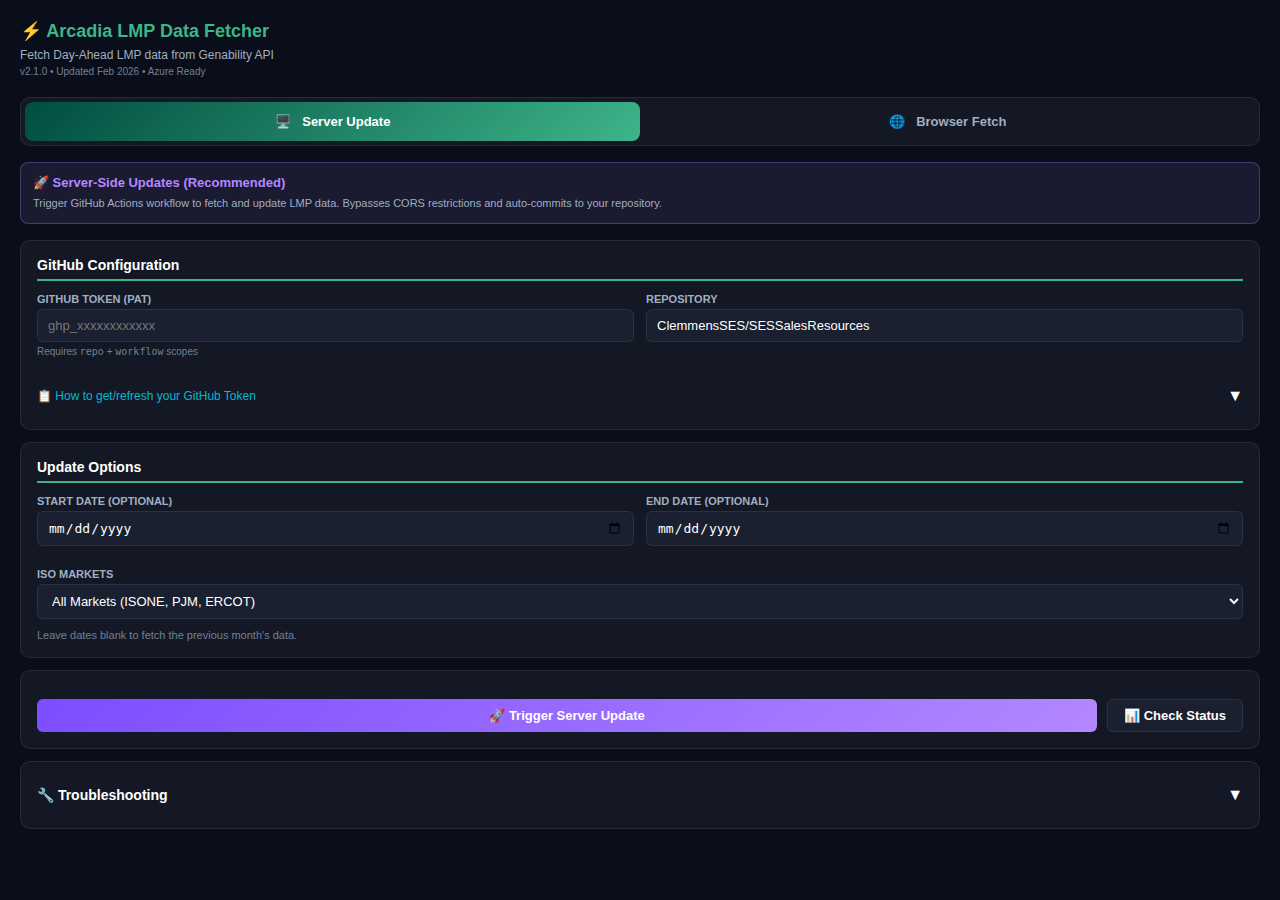
<file: widgets/arcadia-lmp-fetcher.html>
<!DOCTYPE html>
<html lang="en">
<head>
    <meta charset="UTF-8">
    <meta name="viewport" content="width=device-width, initial-scale=1.0">
    <title>Arcadia LMP Data Fetcher</title>
    <style>
        :root {
            --se-dark-green: #004D40;
            --se-light-green: #3EB489;
            --se-gradient: linear-gradient(135deg, #004D40 0%, #3EB489 100%);
            --bg-primary: #0A0E1A;
            --bg-secondary: #131824;
            --bg-tertiary: #1A2030;
            --bg-elevated: #222938;
            --text-primary: #FFFFFF;
            --text-secondary: #A0AEC0;
            --text-tertiary: #718096;
            --border-color: rgba(255, 255, 255, 0.08);
            --accent-success: #00E676;
            --accent-warning: #FFB300;
            --accent-error: #FF5252;
            --accent-info: #00B8D4;
            --accent-purple: #B388FF;
            --accent-azure: #0078D4;
        }
        
        * { margin: 0; padding: 0; box-sizing: border-box; }
        
        body {
            font-family: 'Segoe UI', sans-serif;
            background: var(--bg-primary);
            color: var(--text-primary);
            padding: 20px;
            min-height: 100vh;
        }
        
        .header { margin-bottom: 20px; }
        .header h2 { font-size: 18px; color: var(--se-light-green); margin-bottom: 6px; }
        .header p { font-size: 12px; color: var(--text-secondary); }
        .header .version { font-size: 10px; color: var(--text-tertiary); margin-top: 4px; }
        
        .mode-tabs {
            display: flex; gap: 0; margin-bottom: 16px;
            background: var(--bg-secondary); border-radius: 10px; padding: 4px; border: 1px solid var(--border-color);
        }
        .mode-tab {
            flex: 1; padding: 12px 16px; background: transparent; border: none;
            color: var(--text-secondary); font-size: 13px; font-weight: 600;
            cursor: pointer; border-radius: 8px; transition: all 0.2s;
        }
        .mode-tab:hover { color: var(--text-primary); }
        .mode-tab.active { background: var(--se-gradient); color: white; }
        .mode-tab .tab-icon { margin-right: 8px; }
        
        .mode-content { display: none; }
        .mode-content.active { display: block; }
        
        .server-notice {
            background: rgba(179, 136, 255, 0.1); border: 1px solid rgba(179, 136, 255, 0.3);
            border-radius: 8px; padding: 12px; margin-bottom: 16px;
        }
        .server-notice h4 { color: var(--accent-purple); font-size: 13px; margin-bottom: 6px; }
        .server-notice p { font-size: 11px; color: var(--text-secondary); line-height: 1.4; }
        
        .cors-notice {
            background: rgba(255, 179, 0, 0.1); border: 1px solid rgba(255, 179, 0, 0.3);
            border-radius: 8px; padding: 12px; margin-bottom: 16px;
        }
        .cors-notice h4 { color: var(--accent-warning); font-size: 13px; margin-bottom: 6px; }
        .cors-notice p { font-size: 11px; color: var(--text-secondary); line-height: 1.4; }
        .cors-notice code { background: rgba(255,255,255,0.1); padding: 2px 5px; border-radius: 3px; font-size: 10px; }
        
        .section {
            background: var(--bg-secondary); border: 1px solid var(--border-color);
            border-radius: 10px; padding: 16px; margin-bottom: 12px;
        }
        .section-title {
            font-size: 14px; font-weight: 600; margin-bottom: 12px;
            padding-bottom: 6px; border-bottom: 2px solid var(--se-light-green);
        }
        
        .form-row { display: grid; grid-template-columns: 1fr 1fr; gap: 12px; margin-bottom: 12px; }
        .form-group { margin-bottom: 10px; }
        .form-group label { display: block; font-size: 11px; font-weight: 600; color: var(--text-secondary); margin-bottom: 4px; text-transform: uppercase; }
        .form-group input, .form-group select {
            width: 100%; padding: 8px 10px; background: var(--bg-tertiary);
            border: 1px solid var(--border-color); border-radius: 6px;
            color: var(--text-primary); font-size: 13px; transition: all 0.2s;
        }
        .form-group input:focus, .form-group select:focus {
            outline: none; border-color: var(--se-light-green);
            box-shadow: 0 0 0 2px rgba(62, 180, 137, 0.1);
        }
        .form-group input.error { border-color: var(--accent-error); }
        .form-group .helper-text { font-size: 10px; color: var(--text-tertiary); margin-top: 4px; }
        
        button {
            padding: 8px 16px; border: none; border-radius: 6px;
            font-size: 13px; font-weight: 600; cursor: pointer; transition: all 0.2s;
        }
        .btn-primary { background: var(--se-gradient); color: white; }
        .btn-primary:hover:not(:disabled) { transform: translateY(-1px); box-shadow: 0 4px 12px rgba(62, 180, 137, 0.3); }
        .btn-secondary { background: var(--bg-tertiary); color: var(--text-primary); border: 1px solid var(--border-color); }
        .btn-success { background: linear-gradient(135deg, #00C853, #00E676); color: white; }
        .btn-purple { background: linear-gradient(135deg, #7C4DFF, #B388FF); color: white; }
        .btn-purple:hover:not(:disabled) { transform: translateY(-1px); box-shadow: 0 4px 12px rgba(179, 136, 255, 0.3); }
        .btn-azure { background: linear-gradient(135deg, #0078D4, #00BCF2); color: white; }
        button:disabled { opacity: 0.5; cursor: not-allowed; }
        .button-group { display: flex; gap: 10px; margin-top: 12px; }
        
        .iso-grid { display: flex; gap: 8px; flex-wrap: wrap; }
        .iso-btn {
            padding: 10px 20px; background: var(--bg-tertiary); color: var(--text-primary);
            border: 1px solid var(--border-color); border-radius: 6px; font-weight: 600;
        }
        .iso-btn:hover { border-color: var(--se-light-green); }
        .iso-btn.active { background: var(--se-gradient); border-color: var(--se-light-green); }
        
        .zones-grid {
            display: grid; grid-template-columns: repeat(auto-fill, minmax(120px, 1fr));
            gap: 8px; max-height: 150px; overflow-y: auto; padding: 10px;
            background: var(--bg-tertiary); border-radius: 6px;
        }
        .zone-item {
            display: flex; align-items: center; padding: 6px 10px;
            background: var(--bg-elevated); border-radius: 4px; font-size: 12px; cursor: pointer;
        }
        .zone-item:hover { background: rgba(62, 180, 137, 0.1); }
        .zone-item input { margin-right: 6px; width: 14px; height: 14px; }
        
        .status-message {
            padding: 10px 14px; border-radius: 6px; margin-top: 12px;
            font-size: 12px; display: none; align-items: center; gap: 8px;
        }
        .status-message.active { display: flex; }
        .status-message.success { background: rgba(0, 230, 118, 0.1); color: var(--accent-success); border: 1px solid rgba(0, 230, 118, 0.2); }
        .status-message.error { background: rgba(255, 82, 82, 0.1); color: var(--accent-error); border: 1px solid rgba(255, 82, 82, 0.2); }
        .status-message.info { background: rgba(0, 184, 212, 0.1); color: var(--accent-info); border: 1px solid rgba(0, 184, 212, 0.2); }
        .status-message.warning { background: rgba(255, 179, 0, 0.1); color: var(--accent-warning); border: 1px solid rgba(255, 179, 0, 0.2); }
        
        .loading { display: none; text-align: center; padding: 20px; }
        .loading.active { display: block; }
        .spinner {
            width: 32px; height: 32px; border: 3px solid var(--bg-tertiary);
            border-top-color: var(--se-light-green); border-radius: 50%;
            animation: spin 1s linear infinite; margin: 0 auto 10px;
        }
        @keyframes spin { to { transform: rotate(360deg); } }
        
        .debug-console {
            background: #0D1117; border: 1px solid var(--border-color); border-radius: 6px;
            padding: 12px; font-family: 'Consolas', monospace; font-size: 11px;
            max-height: 250px; overflow-y: auto; display: none; margin-top: 12px;
        }
        .debug-console.active { display: block; }
        .debug-line { padding: 3px 0; border-bottom: 1px solid rgba(255,255,255,0.03); }
        .debug-line.success { color: var(--accent-success); }
        .debug-line.error { color: var(--accent-error); }
        .debug-line.warning { color: var(--accent-warning); }
        .debug-line.info { color: var(--accent-info); }
        .debug-timestamp { color: var(--text-tertiary); margin-right: 6px; }
        .debug-actions { display: flex; gap: 8px; margin-bottom: 8px; }
        
        .results-section { display: none; }
        .results-section.active { display: block; }
        .stats-grid { display: grid; grid-template-columns: repeat(auto-fit, minmax(120px, 1fr)); gap: 10px; margin-bottom: 16px; }
        .stat-card { background: var(--se-gradient); padding: 12px; border-radius: 6px; text-align: center; }
        .stat-value { font-size: 20px; font-weight: 700; margin-bottom: 2px; }
        .stat-label { font-size: 10px; opacity: 0.9; }
        
        .data-table-container { overflow-x: auto; border-radius: 6px; border: 1px solid var(--border-color); }
        .data-table { width: 100%; border-collapse: collapse; font-size: 12px; }
        .data-table thead { background: var(--bg-tertiary); }
        .data-table th, .data-table td { padding: 10px 12px; text-align: left; border-bottom: 1px solid var(--border-color); }
        .data-table tbody tr:hover { background: var(--bg-tertiary); }
        
        .proxy-mode {
            display: flex; align-items: center; gap: 10px; padding: 10px;
            background: var(--bg-tertiary); border-radius: 6px; margin-bottom: 12px;
        }
        .proxy-toggle { position: relative; width: 40px; height: 22px; }
        .proxy-toggle input { opacity: 0; width: 0; height: 0; }
        .proxy-slider {
            position: absolute; cursor: pointer; top: 0; left: 0; right: 0; bottom: 0;
            background: var(--bg-elevated); border-radius: 22px; transition: 0.2s;
        }
        .proxy-slider:before {
            position: absolute; content: ""; height: 16px; width: 16px;
            left: 3px; bottom: 3px; background: var(--text-secondary);
            border-radius: 50%; transition: 0.2s;
        }
        .proxy-toggle input:checked + .proxy-slider { background: var(--se-light-green); }
        .proxy-toggle input:checked + .proxy-slider:before { transform: translateX(18px); background: white; }
        
        .workflow-status { background: var(--bg-tertiary); border-radius: 8px; padding: 16px; margin-top: 16px; }
        .workflow-status h4 { font-size: 13px; color: var(--text-primary); margin-bottom: 12px; display: flex; align-items: center; gap: 8px; }
        .workflow-item { display: flex; justify-content: space-between; align-items: center; padding: 8px 0; border-bottom: 1px solid var(--border-color); font-size: 12px; }
        .workflow-item:last-child { border-bottom: none; }
        .workflow-badge { padding: 3px 8px; border-radius: 4px; font-size: 10px; font-weight: 600; text-decoration: none; }
        .workflow-badge.success { background: rgba(0, 230, 118, 0.2); color: var(--accent-success); }
        .workflow-badge.pending { background: rgba(255, 179, 0, 0.2); color: var(--accent-warning); }
        .workflow-badge.running { background: rgba(0, 184, 212, 0.2); color: var(--accent-info); }
        .workflow-badge.failed { background: rgba(255, 82, 82, 0.2); color: var(--accent-error); }

        .setup-steps { background: var(--bg-tertiary); border-radius: 8px; padding: 16px; margin-bottom: 16px; }
        .setup-steps h4 { font-size: 13px; color: var(--accent-info); margin-bottom: 12px; }
        .setup-step { display: flex; gap: 12px; padding: 10px 0; border-bottom: 1px solid var(--border-color); font-size: 12px; }
        .setup-step:last-child { border-bottom: none; }
        .step-number {
            width: 24px; height: 24px; background: var(--se-gradient); border-radius: 50%;
            display: flex; align-items: center; justify-content: center; font-weight: 700; font-size: 11px; flex-shrink: 0;
        }
        .step-content { flex: 1; }
        .step-content strong { color: var(--text-primary); }
        .step-content p { color: var(--text-secondary); margin-top: 4px; line-height: 1.4; }
        .step-content code { background: rgba(255,255,255,0.1); padding: 2px 6px; border-radius: 3px; font-size: 11px; color: var(--accent-info); }
        
        .collapsible-header { display: flex; justify-content: space-between; align-items: center; cursor: pointer; padding: 8px 0; }
        .collapsible-header:hover { opacity: 0.8; }
        .collapsible-content { display: none; padding-top: 12px; }
        .collapsible-content.active { display: block; }
        .collapse-icon { transition: transform 0.2s; }
        .collapse-icon.rotated { transform: rotate(180deg); }
    </style>
</head>
<body>
    <div class="container">
        <div class="header">
            <h2>⚡ Arcadia LMP Data Fetcher</h2>
            <p>Fetch Day-Ahead LMP data from Genability API</p>
            <div class="version">v2.1.0 • Updated Feb 2026 • Azure Ready</div>
        </div>
        
        <div class="mode-tabs">
            <button class="mode-tab active" onclick="switchMode('server')">
                <span class="tab-icon">🖥️</span> Server Update
            </button>
            <button class="mode-tab" onclick="switchMode('browser')">
                <span class="tab-icon">🌐</span> Browser Fetch
            </button>
        </div>
        
        <!-- Server Mode -->
        <div id="serverMode" class="mode-content active">
            <div class="server-notice">
                <h4>🚀 Server-Side Updates (Recommended)</h4>
                <p>Trigger GitHub Actions workflow to fetch and update LMP data. Bypasses CORS restrictions and auto-commits to your repository.</p>
            </div>
            
            <div class="section">
                <div class="section-title">GitHub Configuration</div>
                <div class="form-row">
                    <div class="form-group">
                        <label>GitHub Token (PAT)</label>
                        <input type="password" id="githubToken" placeholder="ghp_xxxxxxxxxxxx">
                        <div class="helper-text">Requires <code>repo</code> + <code>workflow</code> scopes</div>
                    </div>
                    <div class="form-group">
                        <label>Repository</label>
                        <input type="text" id="repoName" value="ClemmensSES/SESSalesResources" placeholder="owner/repo">
                    </div>
                </div>
                
                <div class="collapsible-header" onclick="toggleCollapsible('tokenHelp')">
                    <span style="font-size: 12px; color: var(--accent-info);">📋 How to get/refresh your GitHub Token</span>
                    <span class="collapse-icon" id="tokenHelpIcon">▼</span>
                </div>
                <div class="collapsible-content" id="tokenHelp">
                    <div class="setup-steps" style="margin: 0;">
                        <div class="setup-step">
                            <div class="step-number">1</div>
                            <div class="step-content">
                                <strong>Go to GitHub Token Settings</strong>
                                <p><a href="https://github.com/settings/tokens/new?scopes=repo,workflow&description=LMP%20Fetcher%20-%20Secure%20Energy" target="_blank" style="color: var(--se-light-green);">Click here for pre-configured token</a></p>
                            </div>
                        </div>
                        <div class="setup-step">
                            <div class="step-number">2</div>
                            <div class="step-content">
                                <strong>Set Expiration</strong>
                                <p>Choose 90 days (recommended) or custom</p>
                            </div>
                        </div>
                        <div class="setup-step">
                            <div class="step-number">3</div>
                            <div class="step-content">
                                <strong>Generate & Copy</strong>
                                <p>Click "Generate token" and <strong>copy immediately</strong></p>
                            </div>
                        </div>
                    </div>
                </div>
            </div>
            
            <div class="section">
                <div class="section-title">Update Options</div>
                <div class="form-row">
                    <div class="form-group">
                        <label>Start Date (Optional)</label>
                        <input type="date" id="serverStartDate">
                    </div>
                    <div class="form-group">
                        <label>End Date (Optional)</label>
                        <input type="date" id="serverEndDate">
                    </div>
                </div>
                <div class="form-group">
                    <label>ISO Markets</label>
                    <select id="serverIsoMarkets">
                        <option value="all">All Markets (ISONE, PJM, ERCOT)</option>
                        <option value="ISONE">ISO-NE Only</option>
                        <option value="PJM">PJM Only</option>
                        <option value="ERCOT">ERCOT Only</option>
                        <option value="ISONE,PJM">ISO-NE + PJM</option>
                        <option value="PJM,ERCOT">PJM + ERCOT</option>
                    </select>
                </div>
                <p style="font-size: 11px; color: var(--text-tertiary); margin-top: 8px;">
                    Leave dates blank to fetch the previous month's data.
                </p>
            </div>
            
            <div class="section">
                <div class="button-group">
                    <button class="btn-purple" onclick="triggerWorkflow()" style="flex: 1;">🚀 Trigger Server Update</button>
                    <button class="btn-secondary" onclick="checkWorkflowStatus()">📊 Check Status</button>
                </div>
                <div class="status-message" id="serverStatus"></div>
                <div class="workflow-status" id="workflowStatusCard" style="display: none;">
                    <h4>📋 Recent Workflow Runs</h4>
                    <div id="workflowRuns"></div>
                </div>
            </div>
            
            <div class="section">
                <div class="collapsible-header" onclick="toggleCollapsible('troubleshoot')">
                    <span class="section-title" style="margin: 0; border: none; padding: 0;">🔧 Troubleshooting</span>
                    <span class="collapse-icon" id="troubleshootIcon">▼</span>
                </div>
                <div class="collapsible-content" id="troubleshoot">
                    <div class="setup-steps" style="margin: 0; background: transparent; padding: 0;">
                        <div class="setup-step">
                            <div class="step-number" style="background: var(--accent-error);">!</div>
                            <div class="step-content">
                                <strong>Exit Code 128</strong>
                                <p>Git push denied. Workflow needs <code>permissions: contents: write</code></p>
                            </div>
                        </div>
                        <div class="setup-step">
                            <div class="step-number" style="background: var(--accent-error);">!</div>
                            <div class="step-content">
                                <strong>401 Unauthorized</strong>
                                <p>Invalid/expired token. <a href="https://github.com/settings/tokens" target="_blank" style="color: var(--se-light-green);">Regenerate PAT</a></p>
                            </div>
                        </div>
                        <div class="setup-step">
                            <div class="step-number" style="background: var(--accent-error);">!</div>
                            <div class="step-content">
                                <strong>404 Workflow Not Found</strong>
                                <p>Missing <code>.github/workflows/update-lmp-data.yml</code></p>
                            </div>
                        </div>
                        <div class="setup-step">
                            <div class="step-number" style="background: var(--accent-warning);">!</div>
                            <div class="step-content">
                                <strong>API Auth Failed</strong>
                                <p>Check GitHub Secrets: <code>ARCADIA_APP_ID</code> and <code>ARCADIA_APP_KEY</code></p>
                            </div>
                        </div>
                    </div>
                </div>
            </div>
        </div>
        
        <!-- Browser Mode -->
        <div id="browserMode" class="mode-content">
            <div class="cors-notice">
                <h4>⚠️ Browser Security (CORS)</h4>
                <p>Enable <strong>"Use CORS Proxy"</strong> for browser testing. For production, use Server Mode.</p>
            </div>
            
            <div class="section">
                <div class="section-title">1. API Credentials</div>
                <div class="proxy-mode">
                    <label class="proxy-toggle">
                        <input type="checkbox" id="useProxy" checked onchange="updateProxyStatus()">
                        <span class="proxy-slider"></span>
                    </label>
                    <div>
                        <strong style="font-size: 12px;">Use CORS Proxy</strong>
                        <p style="font-size: 10px; color: var(--text-tertiary);" id="proxyStatusText">Using corsproxy.io</p>
                    </div>
                    <select id="proxySelector" onchange="updateProxyStatus()" style="margin-left: auto; padding: 4px 8px; font-size: 11px; background: var(--bg-elevated); border: 1px solid var(--border-color); border-radius: 4px; color: var(--text-primary);">
                        <option value="corsproxy">corsproxy.io</option>
                        <option value="allorigins">allorigins.win</option>
                    </select>
                </div>
                <div class="form-row">
                    <div class="form-group">
                        <label>App ID</label>
                        <input type="text" id="appId" placeholder="Your Genability App ID">
                    </div>
                    <div class="form-group">
                        <label>App Key</label>
                        <input type="password" id="appKey" placeholder="Your Genability App Key">
                    </div>
                </div>
                <div class="button-group">
                    <button class="btn-primary" onclick="testCredentials()">Test Credentials</button>
                    <button class="btn-secondary" onclick="toggleDebug()">🔍 Debug Console</button>
                </div>
                <div class="status-message" id="credStatus"></div>
                <p style="margin-top: 10px; font-size: 11px; color: var(--text-tertiary);">
                    Get credentials: <a href="https://dash.genability.com/org" target="_blank" style="color: var(--se-light-green);">dash.genability.com</a>
                </p>
            </div>
            
            <div class="section">
                <div class="section-title">2. Date Range</div>
                <div class="form-row">
                    <div class="form-group">
                        <label>Start Date</label>
                        <input type="date" id="startDate">
                    </div>
                    <div class="form-group">
                        <label>End Date</label>
                        <input type="date" id="endDate">
                    </div>
                </div>
            </div>
            
            <div class="section">
                <div class="section-title">3. Select ISO Market</div>
                <div class="iso-grid" id="isoSelector"></div>
            </div>
            
            <div class="section" id="zoneSection" style="display: none;">
                <div style="display: flex; justify-content: space-between; align-items: center; margin-bottom: 10px;">
                    <div class="section-title" style="margin: 0; border: none; padding: 0;">4. Select Zones</div>
                    <button class="btn-secondary" onclick="toggleSelectAll()" style="padding: 4px 10px; font-size: 11px;">Select All</button>
                </div>
                <div class="zones-grid" id="zonesGrid"></div>
            </div>
            
            <div class="section">
                <div class="button-group">
                    <button class="btn-primary" onclick="fetchData()" style="flex: 1;">⚡ Fetch LMP Data</button>
                    <button class="btn-success" id="exportBtn" onclick="exportCSV()" style="flex: 1;" disabled>📥 Export CSV</button>
                </div>
            </div>
            
            <div class="status-message" id="statusMessage"></div>
            <div class="loading" id="loading">
                <div class="spinner"></div>
                <p style="color: var(--text-secondary); font-size: 12px;">Fetching data...</p>
            </div>
            
            <div class="debug-console" id="debugConsole">
                <div class="debug-actions">
                    <button class="btn-secondary" onclick="clearDebug()" style="padding: 4px 8px; font-size: 10px;">Clear</button>
                    <button class="btn-secondary" onclick="copyDebug()" style="padding: 4px 8px; font-size: 10px;">Copy Log</button>
                </div>
                <div id="debugLines"></div>
            </div>
            
            <div class="section results-section" id="resultsSection">
                <div class="section-title">Results</div>
                <div class="stats-grid" id="statsGrid"></div>
                <h4 style="margin-bottom: 10px; font-size: 13px;">Monthly Averages</h4>
                <div class="data-table-container">
                    <table class="data-table">
                        <thead><tr><th>Zone</th><th>Month</th><th>Year</th><th>Avg $/MWh</th><th>Records</th></tr></thead>
                        <tbody id="resultsBody"></tbody>
                    </table>
                </div>
                <div class="button-group" style="margin-top: 12px;">
                    <button class="btn-primary" onclick="sendToPortal()">📤 Send to Portal</button>
                    <button class="btn-azure" id="syncToAzureBtn" onclick="syncToAzure()" style="display: none;">☁️ Sync to Azure</button>
                </div>
            </div>
        </div>
    </div>
    
    <script>
        const CONFIG = {
            version: '2.1.0',
            defaultRepo: 'ClemmensSES/SESSalesResources',
            azureEndpoint: null,
            proxies: {
                corsproxy: url => 'https://corsproxy.io/?' + encodeURIComponent(url),
                allorigins: url => 'https://api.allorigins.win/raw?url=' + encodeURIComponent(url)
            }
        };
        
        const ISO_CONFIG = {
            ISONE: {
                name: 'ISO-NE', propertyKey: 'hourlyPricingDayAheadISONE',
                zones: [
                    { value: '4001', label: 'ISO NE CA' }, { value: '4002', label: 'Maine' },
                    { value: '4003', label: 'NH' }, { value: '4004', label: 'Vermont' },
                    { value: '4005', label: 'Connecticut' }, { value: '4006', label: 'Rhode Island' },
                    { value: '4007', label: 'SEMA' }, { value: '4008', label: 'WCMA' }, { value: '4009', label: 'NEMA' }
                ]
            },
            PJM: {
                name: 'PJM', propertyKey: 'hourlyPricingDayAheadPJM',
                zones: [
                    { value: '51291', label: 'AECO' }, { value: '51292', label: 'BGE' },
                    { value: '51293', label: 'DPL' }, { value: '51294', label: 'JCPL' },
                    { value: '51295', label: 'METED' }, { value: '51296', label: 'PECO' },
                    { value: '51297', label: 'PENELEC' }, { value: '51298', label: 'PEPCO' },
                    { value: '51299', label: 'PPL' }, { value: '51300', label: 'PSEG' }
                ]
            },
            ERCOT: {
                name: 'ERCOT', propertyKey: 'hourlyPricingDayAheadERCOT',
                zones: [
                    { value: 'LZ_HOUSTON', label: 'Houston' }, { value: 'LZ_NORTH', label: 'North' },
                    { value: 'LZ_SOUTH', label: 'South' }, { value: 'LZ_WEST', label: 'West' }
                ]
            }
        };
        
        let currentISO = null, selectedZones = [], fetchedData = { hourly: [], monthly: [] }, debugVisible = false;
        
        function getProxyUrl(url) {
            if (!document.getElementById('useProxy').checked) return url;
            return CONFIG.proxies[document.getElementById('proxySelector').value](url);
        }
        
        function updateProxyStatus() {
            const enabled = document.getElementById('useProxy').checked;
            const type = document.getElementById('proxySelector').value;
            document.getElementById('proxyStatusText').textContent = enabled ? `Using ${type}` : 'Direct (may fail)';
        }
        
        function addDebugLine(msg, type = 'info') {
            const el = document.getElementById('debugLines');
            const ts = new Date().toLocaleTimeString();
            el.innerHTML += `<div class="debug-line ${type}"><span class="debug-timestamp">[${ts}]</span>${msg}</div>`;
            el.scrollTop = el.scrollHeight;
        }
        
        function clearDebug() { document.getElementById('debugLines').innerHTML = ''; addDebugLine('Cleared', 'info'); }
        function copyDebug() { navigator.clipboard.writeText(document.getElementById('debugLines').innerText); addDebugLine('Copied', 'success'); }
        function toggleDebug() { debugVisible = !debugVisible; document.getElementById('debugConsole').classList.toggle('active', debugVisible); }
        
        function showStatus(msg, type = 'info', id = 'statusMessage') {
            const el = document.getElementById(id);
            el.textContent = msg;
            el.className = `status-message active ${type}`;
        }
        function hideStatus(id = 'statusMessage') { document.getElementById(id).className = 'status-message'; }
        function showServerStatus(msg, type) { showStatus(msg, type, 'serverStatus'); }
        
        function toggleCollapsible(id) {
            document.getElementById(id).classList.toggle('active');
            document.getElementById(id + 'Icon').classList.toggle('rotated');
        }
        
        function switchMode(mode) {
            document.querySelectorAll('.mode-tab').forEach(t => t.classList.remove('active'));
            document.querySelectorAll('.mode-content').forEach(c => c.classList.remove('active'));
            if (mode === 'server') {
                document.querySelector('.mode-tab:first-child').classList.add('active');
                document.getElementById('serverMode').classList.add('active');
            } else {
                document.querySelector('.mode-tab:last-child').classList.add('active');
                document.getElementById('browserMode').classList.add('active');
            }
        }
        
        async function triggerWorkflow() {
            const token = document.getElementById('githubToken').value.trim();
            const repo = document.getElementById('repoName').value.trim();
            if (!token) { showServerStatus('❌ Enter GitHub token', 'error'); return; }
            if (!repo) { showServerStatus('❌ Enter repository', 'error'); return; }
            
            showServerStatus('🔄 Triggering workflow...', 'info');
            
            try {
                const inputs = { iso_markets: document.getElementById('serverIsoMarkets').value };
                const startDate = document.getElementById('serverStartDate').value;
                const endDate = document.getElementById('serverEndDate').value;
                if (startDate) inputs.start_date = startDate;
                if (endDate) inputs.end_date = endDate;
                
                const res = await fetch(`https://api.github.com/repos/${repo}/actions/workflows/update-lmp-data.yml/dispatches`, {
                    method: 'POST',
                    headers: { 'Authorization': `Bearer ${token}`, 'Accept': 'application/vnd.github.v3+json', 'Content-Type': 'application/json' },
                    body: JSON.stringify({ ref: 'main', inputs })
                });
                
                if (res.status === 204) {
                    showServerStatus('✅ Workflow triggered! Check status below.', 'success');
                    localStorage.setItem('lmpFetcher_githubToken', token);
                    localStorage.setItem('lmpFetcher_repoName', repo);
                    setTimeout(checkWorkflowStatus, 3000);
                } else if (res.status === 404) {
                    showServerStatus('❌ Workflow not found. Check .github/workflows/update-lmp-data.yml exists', 'error');
                } else if (res.status === 401) {
                    showServerStatus('❌ Invalid token. Needs repo + workflow scopes', 'error');
                } else {
                    const err = await res.json().catch(() => ({}));
                    showServerStatus(`❌ Error ${res.status}: ${err.message || 'Unknown'}`, 'error');
                }
            } catch (e) { showServerStatus(`❌ Network error: ${e.message}`, 'error'); }
        }
        
        async function checkWorkflowStatus() {
            const token = document.getElementById('githubToken').value.trim();
            const repo = document.getElementById('repoName').value.trim();
            if (!token || !repo) { showServerStatus('Enter token and repo', 'warning'); return; }
            
            try {
                const res = await fetch(`https://api.github.com/repos/${repo}/actions/workflows/update-lmp-data.yml/runs?per_page=5`, {
                    headers: { 'Authorization': `Bearer ${token}`, 'Accept': 'application/vnd.github.v3+json' }
                });
                
                if (!res.ok) { showServerStatus(res.status === 404 ? 'Workflow not found' : 'Could not fetch status', 'error'); return; }
                
                const data = await res.json();
                const card = document.getElementById('workflowStatusCard');
                const runs = document.getElementById('workflowRuns');
                
                if (data.workflow_runs?.length > 0) {
                    card.style.display = 'block';
                    runs.innerHTML = data.workflow_runs.map(run => {
                        let badge = 'pending', text = run.status;
                        if (run.conclusion === 'success') { badge = 'success'; text = 'Success'; }
                        else if (run.conclusion === 'failure') { badge = 'failed'; text = 'Failed'; }
                        else if (run.status === 'in_progress') { badge = 'running'; text = 'Running...'; }
                        return `<div class="workflow-item"><div><div style="font-weight:600">#${run.run_number}</div><div style="font-size:10px;color:var(--text-tertiary)">${new Date(run.created_at).toLocaleString()}</div></div><a href="${run.html_url}" target="_blank" class="workflow-badge ${badge}">${text}</a></div>`;
                    }).join('');
                    if (data.workflow_runs.some(r => r.status === 'in_progress' || r.status === 'queued')) setTimeout(checkWorkflowStatus, 10000);
                } else {
                    card.style.display = 'block';
                    runs.innerHTML = '<p style="color:var(--text-tertiary);font-size:12px">No runs found</p>';
                }
            } catch (e) { showServerStatus(`Error: ${e.message}`, 'error'); }
        }
        
        function init() {
            const savedToken = localStorage.getItem('lmpFetcher_githubToken');
            const savedRepo = localStorage.getItem('lmpFetcher_repoName');
            if (savedToken) document.getElementById('githubToken').value = savedToken;
            if (savedRepo) document.getElementById('repoName').value = savedRepo;
            
            const today = new Date(), ago = new Date(today);
            ago.setDate(today.getDate() - 30);
            document.getElementById('endDate').value = today.toISOString().split('T')[0];
            document.getElementById('startDate').value = ago.toISOString().split('T')[0];
            
            const sel = document.getElementById('isoSelector');
            Object.keys(ISO_CONFIG).forEach(key => {
                const btn = document.createElement('button');
                btn.className = 'iso-btn';
                btn.textContent = ISO_CONFIG[key].name;
                btn.onclick = () => selectISO(key, btn);
                sel.appendChild(btn);
            });
            
            if (CONFIG.azureEndpoint) document.getElementById('syncToAzureBtn').style.display = 'inline-block';
            window.addEventListener('message', handleMessage);
            addDebugLine(`LMP Fetcher v${CONFIG.version} ready`, 'success');
        }
        
        function selectISO(key, btn) {
            currentISO = key;
            selectedZones = [];
            document.querySelectorAll('.iso-btn').forEach(b => b.classList.remove('active'));
            btn.classList.add('active');
            document.getElementById('zoneSection').style.display = 'block';
            document.getElementById('zonesGrid').innerHTML = ISO_CONFIG[key].zones.map(z => `<label class="zone-item"><input type="checkbox" value="${z.value}" onchange="updateSelectedZones()">${z.label}</label>`).join('');
            addDebugLine(`Selected: ${ISO_CONFIG[key].name}`, 'info');
        }
        
        function updateSelectedZones() { selectedZones = Array.from(document.querySelectorAll('.zone-item input:checked')).map(cb => cb.value); }
        function toggleSelectAll() {
            const cbs = document.querySelectorAll('.zone-item input');
            const all = Array.from(cbs).every(cb => cb.checked);
            cbs.forEach(cb => cb.checked = !all);
            updateSelectedZones();
        }
        
        async function testCredentials() {
            const appId = document.getElementById('appId').value.trim();
            const appKey = document.getElementById('appKey').value.trim();
            if (!appId || !appKey) { showStatus('Enter credentials', 'error', 'credStatus'); return; }
            
            showStatus('Testing...', 'info', 'credStatus');
            addDebugLine('Testing credentials...', 'info');
            
            try {
                const creds = btoa(`${appId}:${appKey}`);
                const url = getProxyUrl('https://api.genability.com/rest/echo/hello');
                addDebugLine(`Proxy: ${document.getElementById('proxySelector').value}`, 'info');
                
                const res = await fetch(url, { headers: { 'Authorization': `Basic ${creds}`, 'Accept': 'application/json' } });
                addDebugLine(`Status: ${res.status}`, res.ok ? 'success' : 'error');
                
                if (res.ok) { showStatus('✓ Valid!', 'success', 'credStatus'); addDebugLine('Credentials OK', 'success'); }
                else if (res.status === 401) { showStatus('✗ Invalid', 'error', 'credStatus'); addDebugLine('Auth failed', 'error'); }
                else { showStatus(`✗ Error: ${res.status}`, 'error', 'credStatus'); }
            } catch (e) {
                addDebugLine(`Error: ${e.message}`, 'error');
                if (document.getElementById('proxySelector').value === 'corsproxy') {
                    addDebugLine('Trying allorigins...', 'warning');
                    document.getElementById('proxySelector').value = 'allorigins';
                    updateProxyStatus();
                    return testCredentials();
                }
                showStatus('Connection error. Try different proxy.', 'error', 'credStatus');
            }
        }
        
        async function fetchData() {
            const appId = document.getElementById('appId').value.trim();
            const appKey = document.getElementById('appKey').value.trim();
            const startDate = document.getElementById('startDate').value;
            const endDate = document.getElementById('endDate').value;
            
            if (!appId || !appKey) { showStatus('Enter credentials', 'error'); return; }
            if (!currentISO) { showStatus('Select an ISO', 'error'); return; }
            if (!selectedZones.length) { showStatus('Select zones', 'error'); return; }
            if (!startDate || !endDate) { showStatus('Select dates', 'error'); return; }
            
            document.getElementById('loading').classList.add('active');
            hideStatus();
            
            const creds = btoa(`${appId}:${appKey}`);
            const cfg = ISO_CONFIG[currentISO];
            fetchedData = { hourly: [], monthly: [] };
            let total = 0;
            
            addDebugLine(`Fetching ${selectedZones.length} zones from ${cfg.name}...`, 'info');
            
            try {
                for (const zid of selectedZones) {
                    const zname = cfg.zones.find(z => z.value === zid)?.label || zid;
                    addDebugLine(`${zname}...`, 'info');
                    
                    const recs = await fetchZoneData(creds, cfg.propertyKey, zid, startDate, endDate);
                    if (recs.length) {
                        fetchedData.hourly.push(...recs.map(r => ({ ...r, zone: zname, zone_id: zid, iso: currentISO })));
                        total += recs.length;
                        addDebugLine(`  → ${recs.length} records`, 'success');
                    } else { addDebugLine(`  → No data`, 'warning'); }
                }
                
                fetchedData.monthly = calcMonthly(fetchedData.hourly);
                displayResults();
                showStatus(`✅ ${total.toLocaleString()} records fetched`, 'success');
                document.getElementById('exportBtn').disabled = false;
            } catch (e) {
                addDebugLine(`Error: ${e.message}`, 'error');
                showStatus(`Error: ${e.message}`, 'error');
            } finally { document.getElementById('loading').classList.remove('active'); }
        }
        
        async function fetchZoneData(creds, propKey, zoneId, start, end) {
            const base = 'https://api.genability.com/rest/public/properties';
            let all = [], page = 0, count = 1000, more = true;
            
            while (more) {
                const params = new URLSearchParams({ subKeyName: zoneId, fromDateTime: `${start}T00:00:00`, toDateTime: `${end}T23:59:59`, pageStart: page, pageCount: count });
                const url = getProxyUrl(`${base}/${propKey}/lookups?${params}`);
                const res = await fetch(url, { headers: { 'Authorization': `Basic ${creds}`, 'Accept': 'application/json' } });
                
                if (!res.ok) throw new Error(res.status === 401 ? 'Invalid credentials' : `API error: ${res.status}`);
                
                const data = await res.json();
                if (data.results?.length) {
                    all.push(...data.results.map(i => ({ datetime: i.fromDateTime || i.period, price: parseFloat(i.dataValue || i.lmpTotal || 0) })).filter(r => !isNaN(r.price)));
                    more = data.count > page + count;
                    page += count;
                } else { more = false; }
            }
            return all;
        }
        
        function calcMonthly(hourly) {
            const map = {};
            hourly.forEach(r => {
                const d = new Date(r.datetime), y = d.getFullYear(), m = String(d.getMonth() + 1).padStart(2, '0');
                const k = `${r.zone}_${y}_${m}`;
                if (!map[k]) map[k] = { zone: r.zone, zone_id: r.zone_id, iso: r.iso, year: String(y), month: m, prices: [] };
                map[k].prices.push(r.price);
            });
            return Object.values(map).map(m => ({
                zone: m.zone, zone_id: m.zone_id, iso: m.iso, year: m.year, month: m.month,
                avg_da_lmp: m.prices.reduce((a, b) => a + b, 0) / m.prices.length,
                min_price: Math.min(...m.prices), max_price: Math.max(...m.prices), record_count: m.prices.length
            })).sort((a, b) => a.zone.localeCompare(b.zone) || a.year.localeCompare(b.year) || a.month.localeCompare(b.month));
        }
        
        function displayResults() {
            document.getElementById('resultsSection').classList.add('active');
            const m = fetchedData.monthly, total = fetchedData.hourly.length;
            const avg = m.length ? m.reduce((a, b) => a + b.avg_da_lmp, 0) / m.length : 0;
            const min = m.length ? Math.min(...m.map(x => x.min_price)) : 0;
            const max = m.length ? Math.max(...m.map(x => x.max_price)) : 0;
            
            document.getElementById('statsGrid').innerHTML = `
                <div class="stat-card"><div class="stat-value">${total.toLocaleString()}</div><div class="stat-label">Records</div></div>
                <div class="stat-card"><div class="stat-value">$${avg.toFixed(2)}</div><div class="stat-label">Avg $/MWh</div></div>
                <div class="stat-card"><div class="stat-value">$${min.toFixed(2)}</div><div class="stat-label">Min</div></div>
                <div class="stat-card"><div class="stat-value">$${max.toFixed(2)}</div><div class="stat-label">Max</div></div>
            `;
            document.getElementById('resultsBody').innerHTML = m.slice(0, 15).map(r => `<tr><td>${r.zone}</td><td>${r.month}</td><td>${r.year}</td><td>$${r.avg_da_lmp.toFixed(2)}</td><td>${r.record_count}</td></tr>`).join('');
            document.getElementById('resultsSection').scrollIntoView({ behavior: 'smooth' });
        }
        
        function exportCSV() {
            if (!fetchedData.monthly.length) { showStatus('No data', 'warning'); return; }
            const csv = ['ISO,Zone,Month,Year,Avg_DA_LMP,Min,Max,Count', ...fetchedData.monthly.map(r => `${r.iso},${r.zone},${r.month},${r.year},${r.avg_da_lmp.toFixed(4)},${r.min_price.toFixed(4)},${r.max_price.toFixed(4)},${r.record_count}`)].join('\n');
            const a = document.createElement('a');
            a.href = URL.createObjectURL(new Blob([csv], { type: 'text/csv' }));
            a.download = `lmp_${currentISO}_${new Date().toISOString().split('T')[0]}.csv`;
            a.click();
            showStatus('CSV exported', 'success');
        }
        
        function sendToPortal() {
            if (!fetchedData.monthly.length) { showStatus('No data', 'warning'); return; }
            const data = fetchedData.monthly.map(r => ({ month: r.month, year: r.year, zone: r.zone_id || r.zone, zone_name: r.zone, avg_da_lmp: r.avg_da_lmp }));
            if (window.parent !== window) window.parent.postMessage({ type: 'LMP_DATA_UPDATE', iso: currentISO, records: data, source: 'arcadia' }, '*');
            try {
                const existing = JSON.parse(localStorage.getItem('secureEnergy_LMP_Data') || '{"data":{}}');
                existing.data[currentISO] = data;
                existing.meta = { lastUpdate: new Date().toISOString(), source: 'arcadia', version: '1.0' };
                localStorage.setItem('secureEnergy_LMP_Data', JSON.stringify(existing));
            } catch (e) {}
            showStatus('Sent to portal!', 'success');
            addDebugLine(`Sent ${data.length} records`, 'success');
        }
        
        async function syncToAzure() {
            if (!CONFIG.azureEndpoint) { showStatus('Azure not configured', 'warning'); return; }
            if (!fetchedData.monthly.length) { showStatus('No data', 'warning'); return; }
            addDebugLine('Syncing to Azure...', 'info');
            try {
                const res = await fetch(CONFIG.azureEndpoint, {
                    method: 'POST', headers: { 'Content-Type': 'application/json' },
                    body: JSON.stringify({ iso: currentISO, records: fetchedData.monthly, timestamp: new Date().toISOString() })
                });
                if (res.ok) { showStatus('✅ Synced to Azure!', 'success'); addDebugLine('Azure sync OK', 'success'); }
                else throw new Error(`Status ${res.status}`);
            } catch (e) { showStatus(`Azure failed: ${e.message}`, 'error'); addDebugLine(`Azure error: ${e.message}`, 'error'); }
        }
        
        function handleMessage(e) {
            if (e.data?.type === 'REQUEST_LMP_DATA' && fetchedData.monthly.length) sendToPortal();
            if (e.data?.type === 'SET_AZURE_ENDPOINT' && e.data.endpoint) {
                CONFIG.azureEndpoint = e.data.endpoint;
                document.getElementById('syncToAzureBtn').style.display = 'inline-block';
            }
        }
        
        document.addEventListener('DOMContentLoaded', init);
    </script>
</body>
</html>
</file>
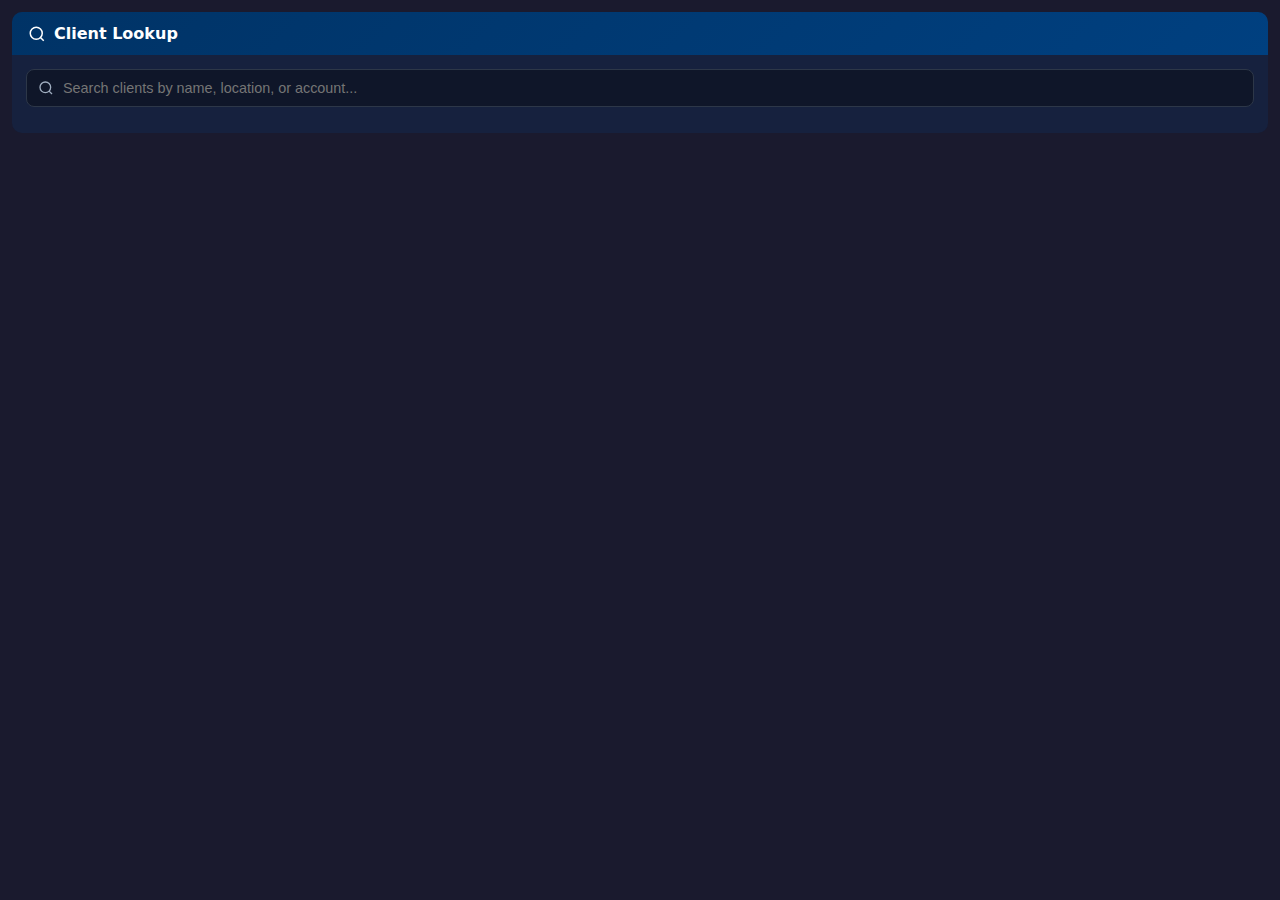
<file: widgets/client-lookup-widget.html>
<!DOCTYPE html>
<html lang="en">
<head>
    <meta charset="UTF-8">
    <meta name="viewport" content="width=device-width, initial-scale=1.0">
    <title>Client Lookup</title>
    <style>
        :root {
            --primary: #003366;
            --accent: #FF6B35;
            --success: #28a745;
            --account-active: #3b82f6;
            --bg-dark: #1a1a2e;
            --bg-card: #16213e;
            --bg-input: #0f1629;
            --text-primary: #ffffff;
            --text-secondary: #a0aec0;
            --border: #2d3748;
            --profile-active: #0d9488;
        }
        * { margin: 0; padding: 0; box-sizing: border-box; }
        body {
            font-family: 'Segoe UI', system-ui, sans-serif;
            background: var(--bg-dark);
            color: var(--text-primary);
            padding: 12px;
            min-height: 100%;
        }
        .widget-container {
            background: var(--bg-card);
            border-radius: 10px;
            overflow: visible;
        }
        .widget-header {
            background: linear-gradient(135deg, var(--primary) 0%, #004080 100%);
            padding: 12px 16px;
            display: flex;
            justify-content: space-between;
            align-items: center;
            border-radius: 10px 10px 0 0;
        }
        .widget-title {
            font-size: 1rem;
            font-weight: 600;
            display: flex;
            align-items: center;
            gap: 8px;
        }
        .widget-body { 
            padding: 14px; 
            position: relative;
        }
        
        /* Active Client Banner */
        .active-client-banner {
            background: linear-gradient(135deg, rgba(40,167,69,0.15) 0%, rgba(40,167,69,0.05) 100%);
            border: 1px solid var(--success);
            border-radius: 8px;
            padding: 12px 14px;
            margin-bottom: 12px;
        }
        .active-client-banner.has-account {
            background: linear-gradient(135deg, rgba(59,130,246,0.15) 0%, rgba(59,130,246,0.05) 100%);
            border-color: var(--account-active);
        }
        .active-label {
            font-size: 0.65rem;
            color: var(--success);
            text-transform: uppercase;
            letter-spacing: 0.5px;
            margin-bottom: 4px;
            display: flex;
            align-items: center;
            gap: 6px;
        }
        .active-client-banner.has-account .active-label {
            color: var(--account-active);
        }
        .active-name {
            font-size: 1.05rem;
            font-weight: 600;
            margin-bottom: 4px;
            word-wrap: break-word;
        }
        .active-meta {
            font-size: 0.8rem;
            color: var(--text-secondary);
        }
        .banner-actions {
            display: flex;
            gap: 8px;
            margin-top: 10px;
            flex-wrap: wrap;
        }
        
        /* Active Account Banner (below client) */
        .active-account-banner {
            background: linear-gradient(135deg, rgba(59,130,246,0.15) 0%, rgba(59,130,246,0.05) 100%);
            border: 1px solid var(--account-active);
            border-radius: 8px;
            padding: 10px 12px;
            margin-bottom: 12px;
            display: flex;
            align-items: center;
            justify-content: space-between;
            gap: 10px;
        }
        .active-account-info {
            flex: 1;
            min-width: 0;
        }
        .active-account-label {
            font-size: 0.6rem;
            color: var(--account-active);
            text-transform: uppercase;
            letter-spacing: 0.5px;
        }
        .active-account-name {
            font-size: 0.95rem;
            font-weight: 600;
            color: var(--account-active);
            word-wrap: break-word;
        }
        .active-account-parent {
            font-size: 0.75rem;
            color: var(--text-secondary);
        }
        
        /* Accounts Section (within client selection) */
        .accounts-section {
            margin-top: 12px;
            padding-top: 12px;
            border-top: 1px solid var(--border);
        }
        .accounts-header {
            font-size: 0.7rem;
            color: var(--account-active);
            text-transform: uppercase;
            letter-spacing: 0.5px;
            margin-bottom: 10px;
            display: flex;
            align-items: center;
            gap: 6px;
        }
        .accounts-list {
            display: flex;
            flex-direction: column;
            gap: 8px;
            max-height: 200px;
            overflow-y: auto;
        }
        .account-card {
            padding: 10px 12px;
            background: var(--bg-input);
            border: 1px solid var(--border);
            border-radius: 8px;
            transition: all 0.15s;
        }
        .account-card:hover {
            border-color: rgba(59,130,246,0.5);
            background: rgba(59,130,246,0.05);
        }
        .account-card.active-account {
            border-color: var(--account-active);
            background: rgba(59,130,246,0.15);
        }
        .account-card-header {
            display: flex;
            justify-content: space-between;
            align-items: flex-start;
            gap: 8px;
        }
        .account-card-info {
            flex: 1;
            min-width: 0;
        }
        .account-card-name {
            font-size: 0.9rem;
            font-weight: 600;
            margin-bottom: 2px;
            word-wrap: break-word;
        }
        .account-card-meta {
            font-size: 0.75rem;
            color: var(--text-secondary);
        }
        .account-card-actions {
            display: flex;
            gap: 4px;
            flex-shrink: 0;
        }
        .account-badge {
            padding: 2px 6px;
            border-radius: 3px;
            font-size: 0.6rem;
            font-weight: 600;
            background: rgba(59,130,246,0.3);
            color: var(--account-active);
        }
        
        .no-client {
            background: var(--bg-input);
            border: 1px dashed var(--border);
            border-radius: 8px;
            padding: 20px 16px;
            text-align: center;
            color: var(--text-secondary);
            font-size: 0.85rem;
        }
        
        /* Search and Dropdown */
        .search-container {
            position: relative;
            margin-bottom: 12px;
            z-index: 100;
        }
        .search-input {
            width: 100%;
            padding: 10px 12px 10px 36px;
            border: 1px solid var(--border);
            border-radius: 8px;
            background: var(--bg-input);
            color: var(--text-primary);
            font-size: 0.9rem;
        }
        .search-input:focus { 
            outline: none; 
            border-color: var(--accent); 
        }
        .search-icon {
            position: absolute;
            left: 12px;
            top: 50%;
            transform: translateY(-50%);
            color: var(--text-secondary);
            pointer-events: none;
        }
        .dropdown {
            position: absolute;
            top: 100%;
            left: 0;
            right: 0;
            background: var(--bg-card);
            border: 1px solid var(--border);
            border-radius: 8px;
            margin-top: 4px;
            max-height: 350px;
            overflow-y: auto;
            z-index: 1000;
            box-shadow: 0 8px 24px rgba(0,0,0,0.4);
        }
        .dropdown-item {
            padding: 12px 14px;
            cursor: pointer;
            border-bottom: 1px solid var(--border);
            transition: background 0.15s;
        }
        .dropdown-item:last-child { border-bottom: none; }
        .dropdown-item:hover { background: rgba(255,107,53,0.1); }
        .dropdown-item.selected { background: rgba(40,167,69,0.15); }
        .dropdown-item-name {
            font-weight: 500;
            font-size: 0.9rem;
            margin-bottom: 4px;
            word-wrap: break-word;
            line-height: 1.3;
        }
        .dropdown-item-meta {
            font-size: 0.75rem;
            color: var(--text-secondary);
            word-wrap: break-word;
        }
        .dropdown-badges {
            display: flex;
            flex-wrap: wrap;
            gap: 4px;
            margin-top: 4px;
        }
        
        /* Buttons */
        .btn {
            padding: 6px 12px;
            border: none;
            border-radius: 5px;
            cursor: pointer;
            font-size: 0.75rem;
            font-weight: 500;
            transition: all 0.2s;
            white-space: nowrap;
        }
        .btn-sm {
            padding: 4px 8px;
            font-size: 0.7rem;
        }
        .btn-clear {
            background: transparent;
            color: var(--text-secondary);
            border: 1px solid var(--border);
        }
        .btn-clear:hover { 
            background: var(--bg-input); 
            color: var(--text-primary); 
        }
        .btn-success {
            background: rgba(40,167,69,0.2);
            color: var(--success);
            border: 1px solid var(--success);
        }
        .btn-success:hover { background: rgba(40,167,69,0.3); }
        .btn-primary {
            background: rgba(59,130,246,0.2);
            color: var(--account-active);
            border: 1px solid var(--account-active);
        }
        .btn-primary:hover { background: rgba(59,130,246,0.3); }
        .btn-profile {
            background: rgba(13,148,136,0.2);
            color: var(--profile-active);
            border: 1px solid var(--profile-active);
        }
        .btn-profile:hover { background: rgba(13,148,136,0.3); }
        
        /* Badges */
        .client-badge {
            display: inline-block;
            padding: 2px 6px;
            border-radius: 3px;
            font-size: 0.6rem;
            font-weight: 600;
            background: rgba(0,51,102,0.3);
            color: #4da6ff;
        }
        .accounts-count-badge {
            display: inline-block;
            padding: 2px 6px;
            border-radius: 3px;
            font-size: 0.6rem;
            font-weight: 600;
            background: rgba(59,130,246,0.2);
            color: var(--account-active);
        }
        .has-profile-indicator {
            display: inline-block;
            width: 8px;
            height: 8px;
            border-radius: 50%;
            background: var(--profile-active);
            vertical-align: middle;
        }
        
        /* Usage Profile Section */
        .usage-profile-section {
            margin-top: 12px;
            padding-top: 12px;
            border-top: 1px solid var(--border);
        }
        .usage-profile-display {
            background: linear-gradient(135deg, rgba(13,148,136,0.15) 0%, rgba(13,148,136,0.05) 100%);
            border: 1px solid var(--profile-active);
            border-radius: 8px;
            padding: 10px 12px;
        }
        .usage-profile-label {
            font-size: 0.65rem;
            color: var(--profile-active);
            text-transform: uppercase;
            letter-spacing: 0.5px;
            margin-bottom: 4px;
            display: flex;
            align-items: center;
            gap: 5px;
        }
        .usage-profile-name {
            font-size: 0.95rem;
            font-weight: 600;
            margin-bottom: 4px;
        }
        .usage-profile-meta {
            font-size: 0.75rem;
            color: var(--text-secondary);
        }
        .no-profile {
            background: var(--bg-input);
            border: 1px dashed var(--border);
            border-radius: 8px;
            padding: 12px;
            text-align: center;
            color: var(--text-secondary);
            font-size: 0.8rem;
        }
        .no-profile a {
            color: var(--profile-active);
            cursor: pointer;
            text-decoration: underline;
        }
        .usage-summary {
            display: flex;
            gap: 12px;
            margin-top: 8px;
        }
        .usage-summary-item {
            background: rgba(0,0,0,0.2);
            padding: 6px 10px;
            border-radius: 6px;
            flex: 1;
            text-align: center;
        }
        .usage-summary-label {
            font-size: 0.65rem;
            color: var(--text-secondary);
            text-transform: uppercase;
        }
        .usage-summary-value {
            font-size: 0.85rem;
            font-weight: 600;
            color: var(--text-primary);
        }
        
        /* Scrollbar */
        ::-webkit-scrollbar { width: 6px; }
        ::-webkit-scrollbar-track { background: var(--bg-input); border-radius: 3px; }
        ::-webkit-scrollbar-thumb { background: var(--border); border-radius: 3px; }
        ::-webkit-scrollbar-thumb:hover { background: #4a5568; }
        
        /* Toast */
        .toast {
            position: fixed;
            bottom: 20px;
            right: 20px;
            padding: 10px 16px;
            border-radius: 6px;
            font-size: 0.85rem;
            z-index: 2000;
            animation: slideIn 0.3s ease;
        }
        .toast.success { background: var(--success); color: white; }
        .toast.info { background: var(--account-active); color: white; }
        .toast.error { background: #dc3545; color: white; }
        @keyframes slideIn {
            from { transform: translateX(100px); opacity: 0; }
            to { transform: translateX(0); opacity: 1; }
        }
    </style>
</head>
<body>
    <div class="widget-container">
        <div class="widget-header">
            <div class="widget-title">
                <svg width="18" height="18" viewBox="0 0 24 24" fill="none" stroke="currentColor" stroke-width="2">
                    <circle cx="11" cy="11" r="8"/>
                    <line x1="21" y1="21" x2="16.65" y2="16.65"/>
                </svg>
                Client Lookup
            </div>
        </div>
        <div class="widget-body">
            <!-- Active Client Banner -->
            <div id="activeClientBanner"></div>
            
            <!-- Active Account Banner -->
            <div id="activeAccountBanner"></div>
            
            <!-- Search -->
            <div class="search-container">
                <svg class="search-icon" width="16" height="16" viewBox="0 0 24 24" fill="none" stroke="currentColor" stroke-width="2">
                    <circle cx="11" cy="11" r="8"/>
                    <line x1="21" y1="21" x2="16.65" y2="16.65"/>
                </svg>
                <input type="text" class="search-input" id="searchInput" placeholder="Search clients by name, location, or account..." autocomplete="off">
                <div class="dropdown" id="dropdown" style="display: none;"></div>
            </div>
            
            <!-- Usage Profile Display -->
            <div id="usageProfileDisplay"></div>
        </div>
    </div>

    <script>
        // ========================================
        // STORES AND STATE
        // ========================================
        let ClientStore = null;
        let ProfileStore = null;
        let allClients = [];
        let activeAccount = null;
        let currentUser = null;
        
        // Helper to get context key for storage
        function getContextKey() {
            const client = ClientStore?.getActiveClient();
            if (activeAccount && client) {
                return `${client.id}_${activeAccount.id}`;
            } else if (client) {
                return client.id;
            }
            return null;
        }
        
        // Get display name for current context
        function getContextDisplayName() {
            const client = ClientStore?.getActiveClient();
            if (activeAccount && client) {
                return `${client.name} → ${activeAccount.accountName || activeAccount.id}`;
            } else if (client) {
                return client.name;
            }
            return null;
        }
        
        function initStores() {
            // Initialize Client Store
            if (window.parent?.SecureEnergyClients) {
                ClientStore = window.parent.SecureEnergyClients;
                console.log('[ClientLookup] Connected to parent SecureEnergyClients');
            } else if (window.SecureEnergyClients) {
                ClientStore = window.SecureEnergyClients;
                console.log('[ClientLookup] Connected to local SecureEnergyClients');
            } else {
                console.warn('[ClientLookup] SecureEnergyClients not found!');
            }
            
            // Initialize Usage Profile Store
            if (window.parent?.UsageProfileStore) ProfileStore = window.parent.UsageProfileStore;
            else if (window.UsageProfileStore) ProfileStore = window.UsageProfileStore;
            
            console.log('[ClientLookup] initStores complete - ClientStore:', !!ClientStore, 'ProfileStore:', !!ProfileStore);
            return !!ClientStore;
        }
        
        // ========================================
        // INITIALIZATION
        // ========================================
        document.addEventListener('DOMContentLoaded', function() {
            // Request current user from parent
            if (window.parent !== window) {
                window.parent.postMessage({ type: 'GET_CURRENT_USER' }, '*');
                window.parent.postMessage({ type: 'REQUEST_ACTIVE_CLIENT' }, '*');
            }
            
            setTimeout(() => {
                if (initStores()) {
                    allClients = ClientStore.getAllClients();
                    
                    // Get active account from store if available
                    activeAccount = ClientStore.getActiveAccount?.() || null;
                    
                    updateActiveClientBanner();
                    updateActiveAccountBanner();
                    updateUsageProfileDisplay();
                    
                    ClientStore.subscribe((event, data) => {
                        allClients = ClientStore.getAllClients();
                        
                        if (event === 'activeClientChanged') {
                            activeAccount = data?.account || null;
                        }
                        if (event === 'activeAccountChanged') {
                            activeAccount = data?.account || null;
                        }
                        
                        updateActiveClientBanner();
                        updateActiveAccountBanner();
                        updateUsageProfileDisplay();
                    });
                    
                    if (ProfileStore) {
                        ProfileStore.subscribe(() => {
                            updateUsageProfileDisplay();
                        });
                    }
                }
                initSearch();
            }, 100);
        });
        
        // ========================================
        // MESSAGE HANDLING
        // ========================================
        window.addEventListener('message', function(e) {
            if (e.data?.type === 'CURRENT_USER') {
                currentUser = e.data.user;
            }
            if (e.data?.type === 'ACTIVE_CLIENT_CHANGED' || e.data?.type === 'ACTIVE_CLIENT_RESPONSE') {
                activeAccount = e.data.account || null;
                updateActiveClientBanner();
                updateActiveAccountBanner();
                updateUsageProfileDisplay();
            }
            if (e.data?.type === 'ACTIVE_ACCOUNT_CHANGED') {
                activeAccount = e.data.account || null;
                updateActiveAccountBanner();
                updateUsageProfileDisplay();
            }
            if (e.data?.type === 'USAGE_PROFILE_CHANGED') {
                updateUsageProfileDisplay();
            }
        });
        
        // ========================================
        // ACTIVE CLIENT BANNER
        // ========================================
        function updateActiveClientBanner() {
            const container = document.getElementById('activeClientBanner');
            const client = ClientStore?.getActiveClient();
            
            if (client) {
                const hasUsageProfile = client.usageProfile && 
                    (client.usageProfile.electric?.some(v => v > 0) || client.usageProfile.gas?.some(v => v > 0));
                const hasAccounts = client.accounts && client.accounts.length > 0;
                const hasActiveAccount = activeAccount !== null;
                
                // Build accounts section HTML
                let accountsHtml = '';
                if (hasAccounts) {
                    const activeAccountId = activeAccount?.id;
                    accountsHtml = `
                        <div class="accounts-section">
                            <div class="accounts-header">
                                <svg width="12" height="12" viewBox="0 0 24 24" fill="none" stroke="currentColor" stroke-width="2">
                                    <path d="M16 21v-2a4 4 0 0 0-4-4H5a4 4 0 0 0-4 4v2"/>
                                    <circle cx="8.5" cy="7" r="4"/>
                                    <path d="M20 8v6M23 11h-6"/>
                                </svg>
                                Child Accounts (${client.accounts.length})
                            </div>
                            <div class="accounts-list">
                                ${client.accounts.map(acc => `
                                    <div class="account-card${acc.id === activeAccountId ? ' active-account' : ''}">
                                        <div class="account-card-header">
                                            <div class="account-card-info">
                                                <div class="account-card-name">
                                                    ${acc.accountName || 'Unnamed Account'}
                                                    ${acc.id === activeAccountId ? '<span class="account-badge">ACTIVE</span>' : ''}
                                                </div>
                                                <div class="account-card-meta">
                                                    ${acc.accountNumber ? '#' + acc.accountNumber + ' • ' : ''}
                                                    ${acc.serviceZip ? '📍 ' + acc.serviceZip : ''}
                                                    ${acc.electricUtility ? ' • ⚡ ' + acc.electricUtility : ''}
                                                </div>
                                            </div>
                                            <div class="account-card-actions">
                                                ${acc.id === activeAccountId 
                                                    ? '<button class="btn btn-clear btn-sm" onclick="clearActiveAccount()">Clear</button>' 
                                                    : '<button class="btn btn-primary btn-sm" onclick="setAccountAsActive(\'' + acc.id + '\')">Set Active</button>'}
                                            </div>
                                        </div>
                                    </div>
                                `).join('')}
                            </div>
                        </div>
                    `;
                }
                
                container.innerHTML = `
                    <div class="active-client-banner${hasActiveAccount ? ' has-account' : ''}">
                        <div class="active-label">
                            <svg width="14" height="14" viewBox="0 0 24 24" fill="none" stroke="currentColor" stroke-width="2">
                                <path d="M22 11.08V12a10 10 0 1 1-5.93-9.14"/>
                                <polyline points="22 4 12 14.01 9 11.01"/>
                            </svg>
                            Active Parent Client
                        </div>
                        <div class="active-name">
                            ${client.name}
                            ${client.iso ? '<span class="client-badge">' + client.iso + '</span>' : ''}
                            ${hasUsageProfile ? '<span class="has-profile-indicator" title="Has Usage Profile"></span>' : ''}
                        </div>
                        <div class="active-meta">
                            ${client.city ? client.city + ', ' + client.state : ''}
                            ${client.annualUsageMWh ? ' • ' + Number(client.annualUsageMWh).toLocaleString() + ' MWh/yr' : ''}
                            ${hasAccounts ? ' • ' + client.accounts.length + ' account' + (client.accounts.length > 1 ? 's' : '') : ''}
                        </div>
                        <div class="banner-actions">
                            <button class="btn btn-clear" onclick="clearActiveClient()">Clear Client</button>
                            ${hasUsageProfile ? '<button class="btn btn-profile" onclick="loadClientProfile()">Load Profile</button>' : ''}
                        </div>
                        ${accountsHtml}
                    </div>
                `;
            } else {
                container.innerHTML = `
                    <div class="no-client">
                        <p style="font-weight: 600; margin-bottom: 4px;">No client selected</p>
                        <p style="font-size: 0.75rem;">Search below to select a parent client, then choose a child account for analysis</p>
                    </div>
                `;
            }
        }
        
        // ========================================
        // ACTIVE ACCOUNT BANNER
        // ========================================
        function updateActiveAccountBanner() {
            const container = document.getElementById('activeAccountBanner');
            const client = ClientStore?.getActiveClient();
            
            if (activeAccount && client) {
                container.innerHTML = `
                    <div class="active-account-banner">
                        <div class="active-account-info">
                            <div class="active-account-label">Active Child Account</div>
                            <div class="active-account-name">${activeAccount.accountName || activeAccount.id}</div>
                            <div class="active-account-parent">← under ${client.name}</div>
                        </div>
                        <button class="btn btn-clear btn-sm" onclick="clearActiveAccount()">Clear Account</button>
                    </div>
                `;
                container.style.display = 'block';
            } else {
                container.innerHTML = '';
                container.style.display = 'none';
            }
        }
        
        // ========================================
        // CLIENT ACTIONS
        // ========================================
        function setClientAsActive(clientId) {
            if (ClientStore) {
                ClientStore.setActiveClient(clientId);
                activeAccount = null; // Clear account when switching clients
                showToast('Client set as active', 'success');
            }
        }
        
        function clearActiveClient() {
            if (ClientStore) {
                ClientStore.clearActiveClient();
                activeAccount = null;
                showToast('Client cleared', 'info');
            }
        }
        
        function setAccountAsActive(accountId) {
            console.log('[ClientLookup] setAccountAsActive called with accountId:', accountId);
            if (ClientStore && accountId) {
                if (ClientStore.setActiveAccount) {
                    console.log('[ClientLookup] Calling ClientStore.setActiveAccount...');
                    ClientStore.setActiveAccount(accountId);
                    console.log('[ClientLookup] ClientStore.setActiveAccount completed');
                } else {
                    console.log('[ClientLookup] ClientStore.setActiveAccount not available, using fallback...');
                    // Fallback: manually set and broadcast
                    const client = ClientStore.getActiveClient();
                    if (client?.accounts) {
                        activeAccount = client.accounts.find(a => a.id === accountId) || null;
                        console.log('[ClientLookup] Found account:', activeAccount?.accountName);
                        if (window.parent !== window) {
                            window.parent.postMessage({
                                type: 'ACTIVE_ACCOUNT_CHANGED',
                                client: client,
                                clientId: client.id,
                                account: activeAccount,
                                accountId: activeAccount?.id || null
                            }, '*');
                            console.log('[ClientLookup] Posted ACTIVE_ACCOUNT_CHANGED to parent');
                        }
                    }
                }
                updateActiveClientBanner();
                updateActiveAccountBanner();
                showToast('Account set as active', 'success');
            } else {
                console.error('[ClientLookup] Cannot set account - ClientStore:', !!ClientStore, 'accountId:', accountId);
            }
        }
        
        function clearActiveAccount() {
            if (ClientStore) {
                if (ClientStore.clearActiveAccount) {
                    ClientStore.clearActiveAccount();
                } else {
                    activeAccount = null;
                    const client = ClientStore.getActiveClient();
                    if (window.parent !== window) {
                        window.parent.postMessage({
                            type: 'ACTIVE_ACCOUNT_CHANGED',
                            client: client,
                            clientId: client?.id || null,
                            account: null,
                            accountId: null
                        }, '*');
                    }
                }
                updateActiveClientBanner();
                updateActiveAccountBanner();
                showToast('Account cleared', 'info');
            }
        }
        
        // ========================================
        // SEARCH AND DROPDOWN
        // ========================================
        function initSearch() {
            const input = document.getElementById('searchInput');
            const dropdown = document.getElementById('dropdown');
            let debounceTimer;
            
            input.addEventListener('focus', () => showDropdown());
            input.addEventListener('input', () => {
                clearTimeout(debounceTimer);
                debounceTimer = setTimeout(() => showDropdown(input.value), 150);
            });
            
            document.addEventListener('click', (e) => {
                if (!e.target.closest('.search-container')) {
                    dropdown.style.display = 'none';
                }
            });
        }
        
        function showDropdown(query = '') {
            const dropdown = document.getElementById('dropdown');
            const activeId = ClientStore?.getActiveClientId();
            
            let filtered = allClients;
            if (query) {
                const q = query.toLowerCase();
                filtered = allClients.filter(c => 
                    c.name?.toLowerCase().includes(q) ||
                    c.city?.toLowerCase().includes(q) ||
                    c.state?.toLowerCase().includes(q) ||
                    c.iso?.toLowerCase().includes(q) ||
                    c.salesforceId?.toLowerCase().includes(q) ||
                    // Search within accounts
                    c.accounts?.some(a => 
                        a.accountName?.toLowerCase().includes(q) ||
                        a.accountNumber?.toLowerCase().includes(q) ||
                        a.serviceZip?.includes(q)
                    )
                );
            }
            
            if (filtered.length === 0) {
                dropdown.innerHTML = '<div class="dropdown-item" style="color: var(--text-secondary); cursor: default;">No clients found</div>';
            } else {
                dropdown.innerHTML = filtered.slice(0, 20).map(c => {
                    const hasProfile = c.usageProfile && 
                        (c.usageProfile.electric?.some(v => v > 0) || c.usageProfile.gas?.some(v => v > 0));
                    const accountCount = c.accounts?.length || 0;
                    
                    return `
                        <div class="dropdown-item ${c.id === activeId ? 'selected' : ''}" onclick="selectClient('${c.id}')">
                            <div class="dropdown-item-name">
                                ${c.name || 'Unnamed Client'}
                            </div>
                            <div class="dropdown-item-meta">
                                ${c.city ? c.city + ', ' + c.state : 'No location'}
                                ${c.annualUsageMWh ? ' • ' + Number(c.annualUsageMWh).toLocaleString() + ' MWh/yr' : ''}
                            </div>
                            <div class="dropdown-badges">
                                ${c.iso ? '<span class="client-badge">' + c.iso + '</span>' : ''}
                                ${accountCount > 0 ? '<span class="accounts-count-badge">' + accountCount + ' account' + (accountCount > 1 ? 's' : '') + '</span>' : ''}
                                ${hasProfile ? '<span class="has-profile-indicator" title="Has Usage Profile"></span>' : ''}
                            </div>
                        </div>
                    `;
                }).join('');
            }
            
            dropdown.style.display = 'block';
        }
        
        function selectClient(id) {
            console.log('[ClientLookup] selectClient called with id:', id);
            if (ClientStore) {
                console.log('[ClientLookup] Calling ClientStore.setActiveClient...');
                ClientStore.setActiveClient(id);
                activeAccount = null;
                document.getElementById('searchInput').value = '';
                document.getElementById('dropdown').style.display = 'none';
                showToast('Client selected', 'success');
                console.log('[ClientLookup] Client selection complete');
            } else {
                console.error('[ClientLookup] ClientStore not available!');
            }
        }
        
        // ========================================
        // USAGE PROFILE
        // ========================================
        function updateUsageProfileDisplay() {
            const container = document.getElementById('usageProfileDisplay');
            if (!container) return;
            
            let activeProfile = null;
            if (ProfileStore) {
                activeProfile = ProfileStore.getActiveProfile();
            }
            
            const client = ClientStore?.getActiveClient();
            const clientHasProfile = client?.usageProfile && 
                (client.usageProfile.electric?.some(v => v > 0) || client.usageProfile.gas?.some(v => v > 0));
            
            if (activeProfile) {
                const electricTotal = activeProfile.electricUsage?.reduce((a, b) => a + b, 0) || 0;
                const gasTotal = activeProfile.gasUsage?.reduce((a, b) => a + b, 0) || 0;
                
                container.innerHTML = `
                    <div class="usage-profile-section">
                        <div class="usage-profile-display">
                            <div class="usage-profile-label">
                                <svg width="12" height="12" viewBox="0 0 24 24" fill="none" stroke="currentColor" stroke-width="2">
                                    <path d="M13 2L3 14h9l-1 8 10-12h-9l1-8z"/>
                                </svg>
                                Active Usage Profile
                            </div>
                            <div class="usage-profile-name">${activeProfile.name}</div>
                            <div class="usage-summary">
                                <div class="usage-summary-item">
                                    <div class="usage-summary-label">Annual Electric</div>
                                    <div class="usage-summary-value">${(electricTotal / 1000).toLocaleString(undefined, {maximumFractionDigits: 0})} MWh</div>
                                </div>
                                ${gasTotal > 0 ? `
                                <div class="usage-summary-item">
                                    <div class="usage-summary-label">Annual Gas</div>
                                    <div class="usage-summary-value">${gasTotal.toLocaleString(undefined, {maximumFractionDigits: 0})} Therms</div>
                                </div>
                                ` : ''}
                            </div>
                            <button class="btn btn-clear" style="margin-top: 10px; width: 100%;" onclick="clearProfile()">Clear Profile</button>
                        </div>
                    </div>
                `;
            } else if (clientHasProfile) {
                const electricTotal = client.usageProfile.electric?.reduce((a, b) => a + b, 0) || 0;
                
                container.innerHTML = `
                    <div class="usage-profile-section">
                        <div class="no-profile">
                            <p>⚡ Client has usage data available</p>
                            <p style="margin-top: 6px;">
                                <a onclick="loadClientProfile()">Click to load ${(electricTotal / 1000).toLocaleString(undefined, {maximumFractionDigits: 0})} MWh profile</a>
                            </p>
                        </div>
                    </div>
                `;
            } else {
                container.innerHTML = `
                    <div class="usage-profile-section">
                        <div class="no-profile">
                            <p>No usage profile active</p>
                            <p style="font-size: 0.7rem; margin-top: 4px;">
                                Enter usage data in the Energy Utilization widget
                            </p>
                        </div>
                    </div>
                `;
            }
        }
        
        async function loadClientProfile() {
            const client = ClientStore?.getActiveClient();
            if (!client || !client.usageProfile) return;
            
            const displayName = getContextDisplayName() || client.name;
            
            if (ProfileStore) {
                const result = await ProfileStore.createFromClient(client);
                if (result.success && result.profile) {
                    ProfileStore.setActiveProfile(result.profile.id);
                }
            }
            
            const message = {
                type: 'USAGE_PROFILE_LOADED',
                profile: {
                    name: displayName + ' - Usage Profile',
                    clientId: client.id,
                    clientName: client.name,
                    accountId: activeAccount?.id || null,
                    accountName: activeAccount?.accountName || null,
                    contextKey: getContextKey(),
                    electricUsage: client.usageProfile.electric || Array(12).fill(0),
                    gasUsage: client.usageProfile.gas || Array(12).fill(0)
                }
            };
            
            if (window.parent !== window) {
                window.parent.postMessage(message, '*');
            }
            
            updateUsageProfileDisplay();
            showToast('Profile loaded', 'success');
        }
        
        function clearProfile() {
            if (ProfileStore) {
                ProfileStore.clearActiveProfile();
            }
            
            if (window.parent !== window) {
                window.parent.postMessage({ type: 'USAGE_PROFILE_CHANGED', profile: null, profileId: null }, '*');
            }
            
            updateUsageProfileDisplay();
            showToast('Profile cleared', 'info');
        }
        
        // ========================================
        // TOAST NOTIFICATIONS
        // ========================================
        function showToast(message, type = 'info') {
            const existing = document.querySelector('.toast');
            if (existing) existing.remove();
            
            const toast = document.createElement('div');
            toast.className = `toast ${type}`;
            toast.textContent = message;
            document.body.appendChild(toast);
            
            setTimeout(() => toast.remove(), 2500);
        }
    </script>
</body>
</html>
</file>
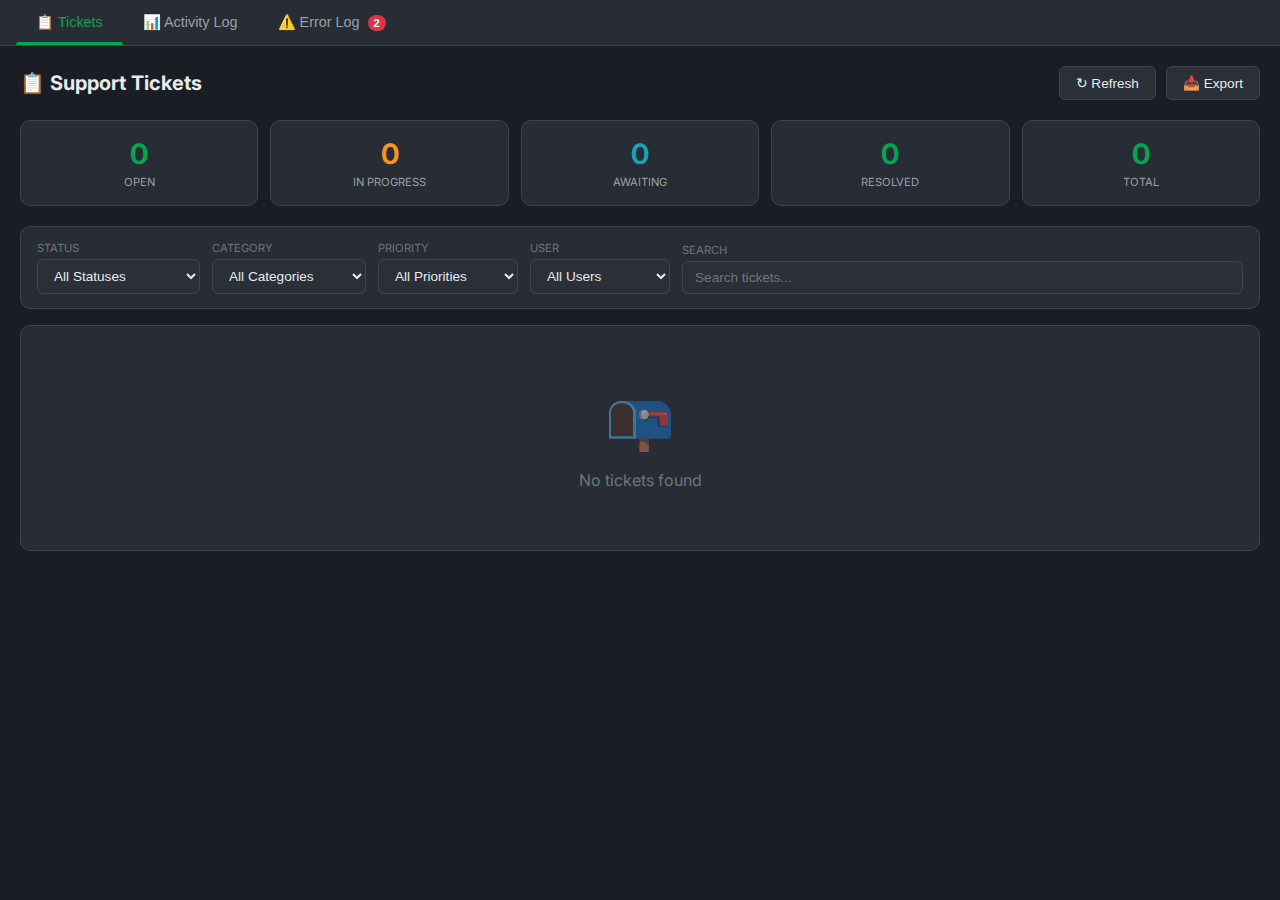
<file: widgets/feedback-admin-portal.html>
<!DOCTYPE html>
<html lang="en">
<head>
    <meta charset="UTF-8">
    <meta name="viewport" content="width=device-width, initial-scale=1.0">
    <title>Admin Feedback Portal - Secure Energy Analytics</title>
    <link href="https://fonts.googleapis.com/css2?family=Inter:wght@400;500;600;700&display=swap" rel="stylesheet">
    <style>
        :root {
            --primary-blue: #003B5C;
            --primary-blue-light: #005580;
            --accent-green: #00A651;
            --accent-orange: #F7941D;
            --accent-red: #DC3545;
            --accent-purple: #6f42c1;
            --bg-primary: #1a1d23;
            --bg-secondary: #22262e;
            --bg-tertiary: #2a2f38;
            --bg-card: #282c34;
            --bg-hover: #32373f;
            --text-primary: #e8eaed;
            --text-secondary: #9aa0a6;
            --text-muted: #6c757d;
            --border-color: #3d4450;
            --status-open: #17a2b8;
            --status-in-progress: #ffc107;
            --status-awaiting: #6f42c1;
            --status-resolved: #28a745;
        }
        [data-theme="light"] {
            --bg-primary: #f5f5f5; --bg-secondary: #ffffff; --bg-tertiary: #e8e8e8;
            --bg-card: #ffffff; --bg-hover: #f0f0f0; --text-primary: #1a1a1a;
            --text-secondary: #666666; --text-muted: #999999; --border-color: #ddd;
        }
        *, *::before, *::after { box-sizing: border-box; margin: 0; padding: 0; }
        body { font-family: 'Inter', sans-serif; background: var(--bg-primary); color: var(--text-primary); }
        
        .admin-portal { display: flex; flex-direction: column; height: 100vh; }
        
        /* Tabs Navigation */
        .tab-nav {
            display: flex; background: var(--bg-card); border-bottom: 1px solid var(--border-color);
            padding: 0 16px; position: sticky; top: 0; z-index: 100;
        }
        .tab-btn {
            padding: 14px 20px; background: none; border: none; color: var(--text-secondary);
            font-size: 0.9rem; font-weight: 500; cursor: pointer; position: relative;
            display: flex; align-items: center; gap: 8px; transition: all 0.2s;
        }
        .tab-btn:hover { color: var(--text-primary); background: var(--bg-hover); }
        .tab-btn.active { color: var(--accent-green); }
        .tab-btn.active::after {
            content: ''; position: absolute; bottom: 0; left: 0; right: 0;
            height: 3px; background: var(--accent-green); border-radius: 3px 3px 0 0;
        }
        .tab-badge {
            background: var(--accent-red); color: white; font-size: 0.7rem;
            padding: 2px 6px; border-radius: 10px; font-weight: 600;
        }
        
        .tab-content { display: none; flex: 1; overflow-y: auto; padding: 20px; }
        .tab-content.active { display: block; }
        
        /* Header Bar */
        .section-header {
            display: flex; justify-content: space-between; align-items: center;
            margin-bottom: 20px; flex-wrap: wrap; gap: 12px;
        }
        .section-header h2 { font-size: 1.25rem; display: flex; align-items: center; gap: 10px; }
        .header-actions { display: flex; gap: 10px; flex-wrap: wrap; }
        
        /* Buttons */
        .btn {
            display: inline-flex; align-items: center; gap: 6px; padding: 8px 16px;
            border: none; border-radius: 6px; font-size: 0.85rem; font-weight: 500;
            cursor: pointer; transition: all 0.15s;
        }
        .btn-primary { background: var(--primary-blue); color: white; }
        .btn-primary:hover { background: var(--primary-blue-light); }
        .btn-secondary { background: var(--bg-tertiary); color: var(--text-primary); border: 1px solid var(--border-color); }
        .btn-secondary:hover { background: var(--bg-hover); }
        .btn-success { background: var(--accent-green); color: white; }
        .btn-danger { background: var(--accent-red); color: white; }
        .btn-sm { padding: 5px 10px; font-size: 0.8rem; }
        
        /* Stats Grid */
        .stats-grid {
            display: grid; grid-template-columns: repeat(auto-fit, minmax(120px, 1fr));
            gap: 12px; margin-bottom: 20px;
        }
        .stat-card {
            background: var(--bg-card); border: 1px solid var(--border-color);
            border-radius: 10px; padding: 16px; text-align: center;
        }
        .stat-value { font-size: 1.75rem; font-weight: 700; color: var(--accent-green); }
        .stat-value.warning { color: var(--accent-orange); }
        .stat-value.danger { color: var(--accent-red); }
        .stat-value.info { color: var(--status-open); }
        .stat-label { font-size: 0.7rem; color: var(--text-secondary); text-transform: uppercase; margin-top: 4px; }
        
        /* Filters */
        .filters-bar {
            display: flex; flex-wrap: wrap; gap: 12px; padding: 14px 16px;
            background: var(--bg-card); border-radius: 10px; margin-bottom: 16px;
            border: 1px solid var(--border-color); align-items: flex-end;
        }
        .filter-group { display: flex; flex-direction: column; gap: 4px; }
        .filter-group label { font-size: 0.7rem; color: var(--text-muted); text-transform: uppercase; }
        .filter-group select, .filter-group input {
            padding: 8px 12px; background: var(--bg-tertiary); border: 1px solid var(--border-color);
            border-radius: 6px; color: var(--text-primary); font-size: 0.85rem; min-width: 140px;
        }
        .filter-group input { min-width: 180px; }
        .filter-group select:focus, .filter-group input:focus { outline: none; border-color: var(--primary-blue); }
        
        /* Tables */
        .data-table {
            width: 100%; border-collapse: collapse; background: var(--bg-card);
            border-radius: 10px; overflow: hidden; border: 1px solid var(--border-color);
        }
        .data-table th, .data-table td { padding: 12px 16px; text-align: left; border-bottom: 1px solid var(--border-color); }
        .data-table th { background: var(--bg-tertiary); font-size: 0.75rem; text-transform: uppercase; color: var(--text-secondary); font-weight: 600; }
        .data-table tr:last-child td { border-bottom: none; }
        .data-table tr:hover td { background: var(--bg-hover); }
        .data-table td { font-size: 0.9rem; }
        
        /* Status & Priority Badges */
        .badge {
            display: inline-block; padding: 3px 10px; border-radius: 12px;
            font-size: 0.7rem; font-weight: 600; text-transform: uppercase;
        }
        .badge-open { background: rgba(23,162,184,0.2); color: var(--status-open); }
        .badge-in-progress { background: rgba(255,193,7,0.2); color: var(--status-in-progress); }
        .badge-awaiting-response { background: rgba(111,66,193,0.2); color: var(--status-awaiting); }
        .badge-resolved { background: rgba(40,167,69,0.2); color: var(--status-resolved); }
        .badge-closed { background: rgba(108,117,125,0.2); color: var(--text-muted); }
        
        .priority-indicator { width: 8px; height: 8px; border-radius: 50%; display: inline-block; margin-right: 6px; }
        .priority-indicator.critical { background: var(--accent-red); }
        .priority-indicator.high { background: var(--accent-orange); }
        .priority-indicator.medium { background: #ffc107; }
        .priority-indicator.low { background: var(--accent-green); }
        
        /* Ticket List */
        .ticket-list { background: var(--bg-card); border-radius: 10px; border: 1px solid var(--border-color); }
        .ticket-item {
            display: flex; padding: 14px 16px; border-bottom: 1px solid var(--border-color);
            cursor: pointer; transition: background 0.15s;
        }
        .ticket-item:hover { background: var(--bg-hover); }
        .ticket-item:last-child { border-bottom: none; }
        .ticket-priority-bar { width: 4px; border-radius: 2px; margin-right: 14px; flex-shrink: 0; }
        .ticket-priority-bar.critical { background: var(--accent-red); }
        .ticket-priority-bar.high { background: var(--accent-orange); }
        .ticket-priority-bar.medium { background: #ffc107; }
        .ticket-priority-bar.low { background: var(--accent-green); }
        .ticket-main { flex: 1; min-width: 0; }
        .ticket-header { display: flex; align-items: center; gap: 10px; margin-bottom: 4px; }
        .ticket-id { font-family: monospace; font-size: 0.75rem; background: var(--bg-tertiary); padding: 2px 6px; border-radius: 4px; color: var(--text-muted); }
        .ticket-subject { font-weight: 500; font-size: 0.9rem; white-space: nowrap; overflow: hidden; text-overflow: ellipsis; }
        .ticket-meta { font-size: 0.8rem; color: var(--text-secondary); display: flex; gap: 12px; }
        .ticket-badges { display: flex; gap: 8px; align-items: center; margin-left: 12px; flex-shrink: 0; }
        
        /* Activity Log Items */
        .activity-item {
            display: flex; gap: 14px; padding: 14px 16px; background: var(--bg-card);
            border-radius: 8px; margin-bottom: 10px; border-left: 4px solid var(--text-muted);
        }
        .activity-item.login { border-left-color: var(--accent-green); }
        .activity-item.analysis { border-left-color: var(--primary-blue); }
        .activity-item.export { border-left-color: var(--accent-purple); }
        .activity-item.client { border-left-color: var(--accent-orange); }
        .activity-item.ai { border-left-color: #8b5cf6; }
        .activity-item.error { border-left-color: var(--accent-red); }
        .activity-icon { font-size: 1.25rem; }
        .activity-content { flex: 1; }
        .activity-header { display: flex; justify-content: space-between; margin-bottom: 4px; }
        .activity-action { font-weight: 600; }
        .activity-time { font-size: 0.75rem; color: var(--text-muted); }
        .activity-details { font-size: 0.85rem; color: var(--text-secondary); }
        .activity-user { color: var(--accent-green); }
        
        /* Error Log Items */
        .error-item {
            background: var(--bg-card); border-radius: 8px; padding: 14px 16px;
            margin-bottom: 10px; border-left: 4px solid var(--accent-red);
        }
        .error-item.resolved { border-left-color: var(--accent-green); opacity: 0.7; }
        .error-header { display: flex; justify-content: space-between; align-items: flex-start; margin-bottom: 8px; }
        .error-type { font-weight: 600; color: var(--accent-red); }
        .error-item.resolved .error-type { color: var(--accent-green); }
        .error-widget { font-size: 0.75rem; background: var(--bg-tertiary); padding: 2px 8px; border-radius: 4px; }
        .error-message { font-size: 0.9rem; color: var(--text-secondary); margin-bottom: 8px; }
        .error-footer { display: flex; justify-content: space-between; align-items: center; font-size: 0.75rem; color: var(--text-muted); }
        
        /* Modal */
        .modal-overlay {
            position: fixed; top: 0; left: 0; width: 100%; height: 100%;
            background: rgba(0,0,0,0.7); display: none; justify-content: center;
            align-items: flex-start; z-index: 1000; padding: 40px 20px; overflow-y: auto;
        }
        .modal-overlay.active { display: flex; }
        .modal {
            background: var(--bg-card); border-radius: 12px; width: 100%;
            max-width: 900px; border: 1px solid var(--border-color);
        }
        .modal-header {
            display: flex; justify-content: space-between; align-items: center;
            padding: 16px 20px; background: var(--bg-tertiary);
            border-bottom: 1px solid var(--border-color); border-radius: 12px 12px 0 0;
        }
        .modal-header h3 { font-size: 1rem; display: flex; align-items: center; gap: 10px; }
        .modal-close { background: none; border: none; color: var(--text-secondary); font-size: 1.5rem; cursor: pointer; }
        .modal-body { padding: 20px; }
        .modal-footer { padding: 14px 20px; background: var(--bg-tertiary); border-top: 1px solid var(--border-color); display: flex; justify-content: flex-end; gap: 10px; border-radius: 0 0 12px 12px; }
        
        /* Ticket Detail Layout */
        .ticket-detail-grid { display: grid; grid-template-columns: 1fr 280px; gap: 20px; }
        @media (max-width: 800px) { .ticket-detail-grid { grid-template-columns: 1fr; } }
        .ticket-detail-main { min-width: 0; }
        .ticket-detail-sidebar { background: var(--bg-tertiary); border-radius: 10px; padding: 16px; height: fit-content; }
        .ticket-detail-sidebar h4 { font-size: 0.8rem; color: var(--accent-green); text-transform: uppercase; margin-bottom: 14px; }
        .sidebar-group { margin-bottom: 14px; }
        .sidebar-group label { display: block; font-size: 0.75rem; color: var(--text-muted); margin-bottom: 4px; }
        .sidebar-group select, .sidebar-group textarea {
            width: 100%; padding: 8px 10px; background: var(--bg-secondary);
            border: 1px solid var(--border-color); border-radius: 6px;
            color: var(--text-primary); font-size: 0.85rem;
        }
        .sidebar-group textarea { min-height: 60px; resize: vertical; }
        
        .detail-section { margin-bottom: 20px; }
        .detail-section h4 {
            font-size: 0.8rem; color: var(--text-secondary); text-transform: uppercase;
            padding-bottom: 8px; border-bottom: 1px solid var(--border-color); margin-bottom: 10px;
        }
        .detail-meta {
            display: flex; flex-wrap: wrap; gap: 16px; padding: 12px;
            background: var(--bg-tertiary); border-radius: 8px; font-size: 0.85rem; margin-bottom: 16px;
        }
        .detail-meta strong { color: var(--text-muted); font-weight: 400; }
        
        .conversation-thread {
            max-height: 350px; overflow-y: auto; background: var(--bg-primary);
            border-radius: 8px; padding: 12px; margin-bottom: 12px;
        }
        .message { margin-bottom: 12px; padding: 10px 14px; border-radius: 10px; max-width: 80%; }
        .message.user { background: var(--primary-blue); color: white; margin-left: auto; border-bottom-right-radius: 4px; }
        .message.admin { background: var(--bg-tertiary); border: 1px solid var(--border-color); border-bottom-left-radius: 4px; }
        .message.system { background: rgba(255,193,7,0.1); border: 1px solid rgba(255,193,7,0.3); margin: 0 auto; max-width: 100%; text-align: center; font-size: 0.8rem; }
        .message-header { display: flex; justify-content: space-between; font-size: 0.75rem; margin-bottom: 4px; opacity: 0.8; }
        .message-body { font-size: 0.9rem; }
        
        .reply-box textarea {
            width: 100%; padding: 10px; background: var(--bg-tertiary);
            border: 1px solid var(--border-color); border-radius: 6px;
            color: var(--text-primary); font-size: 0.9rem; min-height: 70px;
        }
        .reply-actions { display: flex; justify-content: flex-end; margin-top: 10px; }
        
        /* Form Elements */
        .form-group { margin-bottom: 16px; }
        .form-group label { display: block; font-size: 0.85rem; font-weight: 500; margin-bottom: 6px; }
        .form-group .required { color: var(--accent-red); }
        .form-group input, .form-group select, .form-group textarea {
            width: 100%; padding: 10px 12px; background: var(--bg-tertiary);
            border: 1px solid var(--border-color); border-radius: 6px;
            color: var(--text-primary); font-size: 0.9rem;
        }
        .form-group textarea { min-height: 100px; resize: vertical; font-family: inherit; }
        .form-row { display: grid; grid-template-columns: 1fr 1fr; gap: 12px; }
        .help-text { font-size: 0.75rem; color: var(--text-muted); margin-top: 4px; }
        
        /* Empty State */
        .empty-state { text-align: center; padding: 60px 20px; color: var(--text-muted); }
        .empty-state .icon { font-size: 3.5rem; margin-bottom: 16px; opacity: 0.5; }
        
        /* Toast */
        .toast-container { position: fixed; bottom: 20px; right: 20px; z-index: 2000; }
        .toast {
            padding: 12px 18px; border-radius: 8px; background: var(--bg-card);
            border: 1px solid var(--border-color); margin-top: 10px;
            display: flex; align-items: center; gap: 10px; animation: slideIn 0.3s ease;
            box-shadow: 0 4px 12px rgba(0,0,0,0.3);
        }
        .toast.success { border-left: 4px solid var(--accent-green); }
        .toast.error { border-left: 4px solid var(--accent-red); }
        .toast.info { border-left: 4px solid var(--primary-blue); }
        @keyframes slideIn { from { transform: translateX(100%); opacity: 0; } to { transform: translateX(0); opacity: 1; } }
        
        /* Scrollbar */
        ::-webkit-scrollbar { width: 8px; height: 8px; }
        ::-webkit-scrollbar-track { background: var(--bg-secondary); }
        ::-webkit-scrollbar-thumb { background: var(--border-color); border-radius: 4px; }
        ::-webkit-scrollbar-thumb:hover { background: var(--text-muted); }
    </style>
</head>
<body>
    <div class="admin-portal">
        <!-- Tab Navigation -->
        <nav class="tab-nav">
            <button class="tab-btn active" data-tab="tickets" onclick="switchTab('tickets')">
                📋 Tickets <span class="tab-badge" id="ticketBadge" style="display:none;">0</span>
            </button>
            <button class="tab-btn" data-tab="activity" onclick="switchTab('activity')">
                📊 Activity Log
            </button>
            <button class="tab-btn" data-tab="errors" onclick="switchTab('errors')">
                ⚠️ Error Log <span class="tab-badge" id="errorBadge" style="display:none;">0</span>
            </button>
        </nav>
        
        <!-- TICKETS TAB -->
        <div class="tab-content active" id="ticketsTab">
            <div class="section-header">
                <h2>📋 Support Tickets</h2>
                <div class="header-actions">
                    <button class="btn btn-secondary" onclick="refreshTickets()">↻ Refresh</button>
                    <button class="btn btn-secondary" onclick="exportTickets()">📥 Export</button>
                </div>
            </div>
            
            <div class="stats-grid" id="ticketStats">
                <div class="stat-card"><div class="stat-value" id="statOpen">0</div><div class="stat-label">Open</div></div>
                <div class="stat-card"><div class="stat-value warning" id="statInProgress">0</div><div class="stat-label">In Progress</div></div>
                <div class="stat-card"><div class="stat-value info" id="statAwaiting">0</div><div class="stat-label">Awaiting</div></div>
                <div class="stat-card"><div class="stat-value" id="statResolved">0</div><div class="stat-label">Resolved</div></div>
                <div class="stat-card"><div class="stat-value" id="statTotal">0</div><div class="stat-label">Total</div></div>
            </div>
            
            <div class="filters-bar">
                <div class="filter-group">
                    <label>Status</label>
                    <select id="filterStatus" onchange="renderTickets()">
                        <option value="all">All Statuses</option>
                        <option value="open">Open</option>
                        <option value="in-progress">In Progress</option>
                        <option value="awaiting-response">Awaiting Response</option>
                        <option value="resolved">Resolved</option>
                        <option value="closed">Closed</option>
                    </select>
                </div>
                <div class="filter-group">
                    <label>Category</label>
                    <select id="filterCategory" onchange="renderTickets()">
                        <option value="all">All Categories</option>
                        <option value="flow">Flow / Navigation</option>
                        <option value="new-widget">New Widget</option>
                        <option value="enhanced-widget">Enhanced Widget</option>
                        <option value="troubleshoot">Troubleshoot</option>
                        <option value="data-issue">Data Issue</option>
                        <option value="performance">Performance</option>
                        <option value="ui-ux">UI/UX</option>
                        <option value="documentation">Documentation</option>
                        <option value="other">Other</option>
                    </select>
                </div>
                <div class="filter-group">
                    <label>Priority</label>
                    <select id="filterPriority" onchange="renderTickets()">
                        <option value="all">All Priorities</option>
                        <option value="critical">Critical</option>
                        <option value="high">High</option>
                        <option value="medium">Medium</option>
                        <option value="low">Low</option>
                    </select>
                </div>
                <div class="filter-group">
                    <label>User</label>
                    <select id="filterUser" onchange="renderTickets()">
                        <option value="all">All Users</option>
                    </select>
                </div>
                <div class="filter-group" style="flex:1;">
                    <label>Search</label>
                    <input type="text" id="filterSearch" placeholder="Search tickets..." oninput="renderTickets()">
                </div>
            </div>
            
            <div class="ticket-list" id="ticketList">
                <div class="empty-state"><div class="icon">📭</div><p>No tickets found</p></div>
            </div>
        </div>
        
        <!-- ACTIVITY LOG TAB -->
        <div class="tab-content" id="activityTab">
            <div class="section-header">
                <h2>📊 Activity Log</h2>
                <div class="header-actions">
                    <button class="btn btn-secondary" onclick="refreshActivity()">↻ Refresh</button>
                    <button class="btn btn-secondary" onclick="exportActivity()">📥 Export</button>
                </div>
            </div>
            
            <div class="stats-grid" id="activityStats"></div>
            
            <div class="filters-bar">
                <div class="filter-group">
                    <label>Action</label>
                    <select id="activityActionFilter" onchange="renderActivity()">
                        <option value="all">All Actions</option>
                        <option value="Login">Login</option>
                        <option value="Logout">Logout</option>
                        <option value="LMP Analysis">LMP Analysis</option>
                        <option value="LMP Export">LMP Export</option>
                        <option value="Bid Sheet Generated">Bid Sheet</option>
                        <option value="Client Create">Client Create</option>
                        <option value="Client Update">Client Update</option>
                        <option value="AI Query">AI Query</option>
                        <option value="Data Upload">Data Upload</option>
                    </select>
                </div>
                <div class="filter-group">
                    <label>Widget</label>
                    <select id="activityWidgetFilter" onchange="renderActivity()">
                        <option value="all">All Widgets</option>
                        <option value="portal">Portal</option>
                        <option value="lmp-comparison">LMP Comparison</option>
                        <option value="lmp-analytics">LMP Analytics</option>
                        <option value="bid-management">Bid Management</option>
                        <option value="client-admin">Client Admin</option>
                        <option value="ai-assistant">AI Assistant</option>
                        <option value="data-manager">Data Manager</option>
                    </select>
                </div>
                <div class="filter-group">
                    <label>User</label>
                    <select id="activityUserFilter" onchange="renderActivity()">
                        <option value="all">All Users</option>
                    </select>
                </div>
                <div class="filter-group" style="flex:1;">
                    <label>Search</label>
                    <input type="text" id="activitySearch" placeholder="Search activity..." oninput="renderActivity()">
                </div>
            </div>
            
            <div id="activityList"></div>
        </div>
        
        <!-- ERROR LOG TAB -->
        <div class="tab-content" id="errorsTab">
            <div class="section-header">
                <h2>⚠️ Error Log</h2>
                <div class="header-actions">
                    <button class="btn btn-secondary" onclick="refreshErrors()">↻ Refresh</button>
                    <button class="btn btn-danger" onclick="clearErrors()">🗑️ Clear All</button>
                </div>
            </div>
            
            <div class="stats-grid" id="errorStats"></div>
            
            <div class="filters-bar">
                <div class="filter-group">
                    <label>Status</label>
                    <select id="errorStatusFilter" onchange="renderErrors()">
                        <option value="all">All</option>
                        <option value="unresolved">Unresolved</option>
                        <option value="resolved">Resolved</option>
                    </select>
                </div>
                <div class="filter-group">
                    <label>Widget</label>
                    <select id="errorWidgetFilter" onchange="renderErrors()">
                        <option value="all">All Widgets</option>
                    </select>
                </div>
                <div class="filter-group" style="flex:1;">
                    <label>Search</label>
                    <input type="text" id="errorSearch" placeholder="Search errors..." oninput="renderErrors()">
                </div>
            </div>
            
            <div id="errorList"></div>
        </div>
    </div>
    
    <!-- Ticket Detail Modal -->
    <div class="modal-overlay" id="ticketModal">
        <div class="modal">
            <div class="modal-header">
                <h3>Ticket #<span id="modalTicketId"></span> <span class="badge" id="modalTicketStatus"></span></h3>
                <button class="modal-close" onclick="closeModal('ticketModal')">&times;</button>
            </div>
            <div class="modal-body" id="modalTicketBody"></div>
        </div>
    </div>
    
    <!-- Toast Container -->
    <div class="toast-container" id="toastContainer"></div>
    
    <script>
    // =====================================================
    // STATE & CONFIG
    // =====================================================
    const CATEGORY_NAMES = {
        'flow': 'Flow / Navigation', 'new-widget': 'New Widget', 'enhanced-widget': 'Enhanced Widget',
        'troubleshoot': 'Troubleshoot', 'data-issue': 'Data Issue', 'performance': 'Performance',
        'ui-ux': 'UI/UX', 'documentation': 'Documentation', 'other': 'Other'
    };
    const STATUS_NAMES = {
        'open': 'Open', 'in-progress': 'In Progress', 'awaiting-response': 'Awaiting Response',
        'resolved': 'Resolved', 'closed': 'Closed'
    };
    const ACTIVITY_ICONS = {
        'Login': '🔑', 'Logout': '🚪', 'LMP Analysis': '📊', 'LMP Export': '📥',
        'Bid Sheet Generated': '📄', 'Client Create': '➕', 'Client Update': '✏️',
        'AI Query': '🤖', 'Data Upload': '📤', 'Widget Expand': '🔼'
    };
    
    let state = {
        tickets: [], activities: [], errors: [],
        currentUser: null, currentTicket: null, adminUsers: []
    };
    
    // =====================================================
    // INITIALIZATION
    // =====================================================
    document.addEventListener('DOMContentLoaded', async () => {
        await initUser();
        await loadAllData();
        renderAll();
        
        // Listen for updates from parent
        window.addEventListener('message', handleMessage);
        window.addEventListener('activityLogged', () => { loadActivity(); renderActivity(); });
        
        // Request data from parent
        window.parent?.postMessage({ type: 'REQUEST_USER_DATA' }, '*');
    });
    
    async function initUser() {
        try {
            if (window.parent !== window) {
                if (window.parent.currentUser) state.currentUser = window.parent.currentUser;
                if (window.parent.UserStore) state.adminUsers = window.parent.UserStore.getAll().filter(u => u.role === 'admin');
            }
            if (!state.currentUser) {
                const stored = localStorage.getItem('secureEnergy_currentUser');
                if (stored) state.currentUser = JSON.parse(stored);
            }
        } catch (e) { console.warn('User init error:', e); }
    }
    
    async function loadAllData() {
        await Promise.all([loadTickets(), loadActivity(), loadErrors()]);
    }
    
    async function loadTickets() {
        try {
            // Try GitHub first
            if (window.parent?.TicketStore) {
                const data = await window.parent.TicketStore.getTickets();
                state.tickets = data?.tickets || [];
                return;
            }
            // Fallback to localStorage
            const stored = localStorage.getItem('secureEnergy_tickets');
            if (stored) state.tickets = JSON.parse(stored).tickets || [];
        } catch (e) { console.error('Load tickets error:', e); state.tickets = []; }
        populateUserFilter('filterUser', state.tickets.map(t => t.submittedBy));
    }
    
    async function loadActivity() {
        try {
            if (window.parent?.ActivityLog) {
                state.activities = window.parent.ActivityLog.getAll();
                return;
            }
            const stored = localStorage.getItem('secureEnergy_activityLog');
            if (stored) state.activities = JSON.parse(stored) || [];
        } catch (e) { console.error('Load activity error:', e); state.activities = []; }
        populateUserFilter('activityUserFilter', state.activities);
    }
    
    async function loadErrors() {
        try {
            if (window.parent?.ErrorLog) {
                state.errors = window.parent.ErrorLog.getAll();
                return;
            }
            const stored = localStorage.getItem('secureEnergy_errorLog');
            if (stored) state.errors = JSON.parse(stored) || [];
        } catch (e) { console.error('Load errors error:', e); state.errors = []; }
        populateWidgetFilter();
    }
    
    function populateUserFilter(selectId, items) {
        const select = document.getElementById(selectId);
        if (!select) return;
        const users = new Map();
        items.forEach(item => {
            const id = item.userId || item.submittedBy?.id;
            const name = item.userName || item.submittedBy?.name;
            if (id && name) users.set(id, name);
        });
        const current = select.value;
        select.innerHTML = '<option value="all">All Users</option>' +
            [...users.entries()].map(([id, name]) => `<option value="${id}"${id === current ? ' selected' : ''}>${escapeHtml(name)}</option>`).join('');
    }
    
    function populateWidgetFilter() {
        const select = document.getElementById('errorWidgetFilter');
        if (!select) return;
        const widgets = new Set(state.errors.map(e => e.widget).filter(Boolean));
        select.innerHTML = '<option value="all">All Widgets</option>' +
            [...widgets].map(w => `<option value="${w}">${w}</option>`).join('');
    }
    
    function handleMessage(e) {
        if (e.data?.type === 'THEME_CHANGE') document.documentElement.setAttribute('data-theme', e.data.theme);
        if (e.data?.type === 'USER_DATA') { state.currentUser = e.data.user; loadAllData().then(renderAll); }
        if (e.data?.type === 'TICKET_CREATED' || e.data?.type === 'TICKET_REPLY') { loadTickets().then(renderTickets); }
    }
    
    // =====================================================
    // TAB SWITCHING
    // =====================================================
    function switchTab(tabId) {
        document.querySelectorAll('.tab-btn').forEach(b => b.classList.remove('active'));
        document.querySelectorAll('.tab-content').forEach(c => c.classList.remove('active'));
        document.querySelector(`[data-tab="${tabId}"]`).classList.add('active');
        document.getElementById(`${tabId}Tab`).classList.add('active');
    }
    
    // =====================================================
    // RENDER ALL
    // =====================================================
    function renderAll() {
        renderTickets();
        renderActivity();
        renderErrors();
        updateBadges();
    }
    
    function updateBadges() {
        const openTickets = state.tickets.filter(t => t.status === 'open' || t.status === 'in-progress').length;
        const unresolvedErrors = state.errors.filter(e => !e.resolved).length;
        
        const ticketBadge = document.getElementById('ticketBadge');
        const errorBadge = document.getElementById('errorBadge');
        
        if (openTickets > 0) { ticketBadge.textContent = openTickets; ticketBadge.style.display = 'inline'; }
        else { ticketBadge.style.display = 'none'; }
        
        if (unresolvedErrors > 0) { errorBadge.textContent = unresolvedErrors; errorBadge.style.display = 'inline'; }
        else { errorBadge.style.display = 'none'; }
    }
    
    // =====================================================
    // TICKETS RENDERING
    // =====================================================
    function renderTickets() {
        const status = document.getElementById('filterStatus').value;
        const category = document.getElementById('filterCategory').value;
        const priority = document.getElementById('filterPriority').value;
        const user = document.getElementById('filterUser').value;
        const search = document.getElementById('filterSearch').value.toLowerCase();
        
        let filtered = state.tickets.filter(t => {
            if (status !== 'all' && t.status !== status) return false;
            if (category !== 'all' && t.category !== category) return false;
            if (priority !== 'all' && t.priority !== priority) return false;
            if (user !== 'all' && t.submittedBy?.id !== user) return false;
            if (search && !`${t.id} ${t.subject} ${t.description}`.toLowerCase().includes(search)) return false;
            return true;
        });
        
        // Update stats
        const stats = { open: 0, inProgress: 0, awaiting: 0, resolved: 0, total: state.tickets.length };
        state.tickets.forEach(t => {
            if (t.status === 'open') stats.open++;
            else if (t.status === 'in-progress') stats.inProgress++;
            else if (t.status === 'awaiting-response') stats.awaiting++;
            else if (t.status === 'resolved' || t.status === 'closed') stats.resolved++;
        });
        document.getElementById('statOpen').textContent = stats.open;
        document.getElementById('statInProgress').textContent = stats.inProgress;
        document.getElementById('statAwaiting').textContent = stats.awaiting;
        document.getElementById('statResolved').textContent = stats.resolved;
        document.getElementById('statTotal').textContent = stats.total;
        
        const container = document.getElementById('ticketList');
        if (filtered.length === 0) {
            container.innerHTML = '<div class="empty-state"><div class="icon">📭</div><p>No tickets found</p></div>';
            return;
        }
        
        container.innerHTML = filtered.map(t => `
            <div class="ticket-item" onclick="viewTicket('${t.id}')">
                <div class="ticket-priority-bar ${t.priority}"></div>
                <div class="ticket-main">
                    <div class="ticket-header">
                        <span class="ticket-id">#${t.id}</span>
                        <span class="ticket-subject">${escapeHtml(t.subject)}</span>
                    </div>
                    <div class="ticket-meta">
                        <span>👤 ${escapeHtml(t.submittedBy?.name || 'Unknown')}</span>
                        <span>📅 ${formatDate(t.createdAt)}</span>
                        <span>${CATEGORY_NAMES[t.category] || t.category}</span>
                    </div>
                </div>
                <div class="ticket-badges">
                    <span class="badge badge-${t.status}">${STATUS_NAMES[t.status]}</span>
                    ${t.screenshots?.length ? '📎' : ''}
                    ${t.conversation?.length ? '💬' : ''}
                </div>
            </div>
        `).join('');
    }
    
    function viewTicket(ticketId) {
        const ticket = state.tickets.find(t => t.id === ticketId);
        if (!ticket) return;
        state.currentTicket = ticket;
        
        document.getElementById('modalTicketId').textContent = ticket.id;
        const statusBadge = document.getElementById('modalTicketStatus');
        statusBadge.textContent = STATUS_NAMES[ticket.status];
        statusBadge.className = `badge badge-${ticket.status}`;
        
        document.getElementById('modalTicketBody').innerHTML = `
            <div class="ticket-detail-grid">
                <div class="ticket-detail-main">
                    <h2 style="font-size:1.1rem;margin-bottom:12px;">${escapeHtml(ticket.subject)}</h2>
                    
                    <div class="detail-meta">
                        <span><strong>Created:</strong> ${new Date(ticket.createdAt).toLocaleString()}</span>
                        <span><strong>By:</strong> ${escapeHtml(ticket.submittedBy?.name)}</span>
                        <span><strong>Category:</strong> ${CATEGORY_NAMES[ticket.category]}</span>
                        <span><strong>Priority:</strong> <span class="priority-indicator ${ticket.priority}"></span>${ticket.priority}</span>
                    </div>
                    
                    <div class="detail-section">
                        <h4>Description</h4>
                        <p style="white-space:pre-wrap;">${escapeHtml(ticket.description)}</p>
                    </div>
                    
                    ${ticket.errorLog ? `
                        <div class="detail-section">
                            <h4>Error Log</h4>
                            <pre style="background:var(--bg-primary);padding:12px;border-radius:6px;font-size:0.8rem;overflow-x:auto;color:var(--accent-red);">${escapeHtml(ticket.errorLog)}</pre>
                        </div>
                    ` : ''}
                    
                    ${ticket.screenshots?.length ? `
                        <div class="detail-section">
                            <h4>Screenshots (${ticket.screenshots.length})</h4>
                            <div style="display:flex;flex-wrap:wrap;gap:10px;">
                                ${ticket.screenshots.map(s => `<img src="${s.data}" style="max-width:150px;border-radius:8px;cursor:pointer;" onclick="window.open('${s.data}','_blank')">`).join('')}
                            </div>
                        </div>
                    ` : ''}
                    
                    <div class="detail-section">
                        <h4>Conversation</h4>
                        <div class="conversation-thread" id="modalConversation">
                            ${renderConversation(ticket.conversation)}
                        </div>
                        <div class="reply-box">
                            <textarea id="adminReply" placeholder="Type your response to the user..."></textarea>
                            <div class="reply-actions">
                                <button class="btn btn-primary" onclick="submitAdminReply()">Send Reply</button>
                            </div>
                        </div>
                    </div>
                </div>
                
                <div class="ticket-detail-sidebar">
                    <h4>Admin Actions</h4>
                    
                    <div class="sidebar-group">
                        <label>Status</label>
                        <select id="updateStatus" onchange="updateTicketField('status', this.value)">
                            <option value="open"${ticket.status === 'open' ? ' selected' : ''}>Open</option>
                            <option value="in-progress"${ticket.status === 'in-progress' ? ' selected' : ''}>In Progress</option>
                            <option value="awaiting-response"${ticket.status === 'awaiting-response' ? ' selected' : ''}>Awaiting Response</option>
                            <option value="resolved"${ticket.status === 'resolved' ? ' selected' : ''}>Resolved</option>
                            <option value="closed"${ticket.status === 'closed' ? ' selected' : ''}>Closed</option>
                        </select>
                    </div>
                    
                    <div class="sidebar-group">
                        <label>Priority</label>
                        <select id="updatePriority" onchange="updateTicketField('priority', this.value)">
                            <option value="low"${ticket.priority === 'low' ? ' selected' : ''}>Low</option>
                            <option value="medium"${ticket.priority === 'medium' ? ' selected' : ''}>Medium</option>
                            <option value="high"${ticket.priority === 'high' ? ' selected' : ''}>High</option>
                            <option value="critical"${ticket.priority === 'critical' ? ' selected' : ''}>Critical</option>
                        </select>
                    </div>
                    
                    <div class="sidebar-group">
                        <label>Internal Notes</label>
                        <textarea id="internalNotes" placeholder="Admin-only notes..." onchange="updateTicketField('internalNotes', this.value)">${escapeHtml(ticket.internalNotes || '')}</textarea>
                    </div>
                    
                    <div class="sidebar-group">
                        <label>Resolution Summary</label>
                        <textarea id="resolutionSummary" placeholder="Summary for user..." onchange="updateTicketField('resolutionSummary', this.value)">${escapeHtml(ticket.resolutionSummary || '')}</textarea>
                    </div>
                    
                    <div style="font-size:0.75rem;color:var(--text-muted);margin-top:16px;">
                        <p><strong>Last Updated:</strong> ${formatDate(ticket.updatedAt)}</p>
                        <p><strong>Browser:</strong> ${ticket.browser || 'Unknown'}</p>
                    </div>
                </div>
            </div>
        `;
        
        openModal('ticketModal');
    }
    
    function renderConversation(conversation) {
        if (!conversation || conversation.length === 0) {
            return '<p style="text-align:center;color:var(--text-muted);padding:20px;">No messages yet</p>';
        }
        return conversation.map(msg => {
            if (msg.type === 'system') {
                return `<div class="message system"><div class="message-body">${escapeHtml(msg.text)}</div></div>`;
            }
            const isAdmin = msg.type === 'admin';
            return `<div class="message ${isAdmin ? 'admin' : 'user'}">
                <div class="message-header"><span>${escapeHtml(msg.userName)}</span><span>${formatDate(msg.timestamp)}</span></div>
                <div class="message-body">${escapeHtml(msg.text)}</div>
            </div>`;
        }).join('');
    }
    
    function updateTicketField(field, value) {
        if (!state.currentTicket) return;
        const oldValue = state.currentTicket[field];
        state.currentTicket[field] = value;
        state.currentTicket.updatedAt = new Date().toISOString();
        
        // Add system message for status/priority changes
        if ((field === 'status' || field === 'priority') && oldValue !== value) {
            const msg = {
                id: 'sys-' + Date.now(),
                type: 'system',
                text: `${field.charAt(0).toUpperCase() + field.slice(1)} changed from ${oldValue} to ${value}`,
                timestamp: new Date().toISOString()
            };
            if (!state.currentTicket.conversation) state.currentTicket.conversation = [];
            state.currentTicket.conversation.push(msg);
            document.getElementById('modalConversation').innerHTML = renderConversation(state.currentTicket.conversation);
        }
        
        saveTickets();
        renderTickets();
        showToast('Ticket updated', 'success');
    }
    
    function submitAdminReply() {
        const text = document.getElementById('adminReply').value.trim();
        if (!text) return showToast('Enter a message', 'error');
        
        const reply = {
            id: 'msg-' + Date.now(),
            userId: state.currentUser?.id || 'admin',
            userName: state.currentUser?.firstName ? `${state.currentUser.firstName} ${state.currentUser.lastName}` : 'Admin',
            text: text,
            timestamp: new Date().toISOString(),
            type: 'admin'
        };
        
        if (!state.currentTicket.conversation) state.currentTicket.conversation = [];
        state.currentTicket.conversation.push(reply);
        state.currentTicket.updatedAt = new Date().toISOString();
        
        saveTickets();
        
        document.getElementById('adminReply').value = '';
        document.getElementById('modalConversation').innerHTML = renderConversation(state.currentTicket.conversation);
        document.getElementById('modalConversation').scrollTop = document.getElementById('modalConversation').scrollHeight;
        
        showToast('Reply sent', 'success');
    }
    
    function saveTickets() {
        const data = { tickets: state.tickets, lastUpdated: new Date().toISOString() };
        localStorage.setItem('secureEnergy_tickets', JSON.stringify(data));
        window.parent?.postMessage({ type: 'TICKETS_UPDATED', data }, '*');
        if (window.parent?.TicketStore) window.parent.TicketStore.saveTickets(data);
    }
    
    // =====================================================
    // ACTIVITY LOG RENDERING
    // =====================================================
    function renderActivity() {
        const action = document.getElementById('activityActionFilter').value;
        const widget = document.getElementById('activityWidgetFilter').value;
        const user = document.getElementById('activityUserFilter').value;
        const search = document.getElementById('activitySearch').value.toLowerCase();
        
        let filtered = state.activities.filter(a => {
            if (action !== 'all' && a.action !== action) return false;
            if (widget !== 'all' && a.widget !== widget) return false;
            if (user !== 'all' && a.userId !== user) return false;
            if (search && !`${a.userName} ${a.action} ${a.widget} ${a.clientName || ''}`.toLowerCase().includes(search)) return false;
            return true;
        }).slice(0, 100);
        
        // Stats
        const today = new Date().toDateString();
        const todayCount = state.activities.filter(a => new Date(a.timestamp).toDateString() === today).length;
        const uniqueUsers = new Set(state.activities.map(a => a.userId)).size;
        const analyses = state.activities.filter(a => a.action === 'LMP Analysis').length;
        const aiQueries = state.activities.filter(a => a.action === 'AI Query').length;
        
        document.getElementById('activityStats').innerHTML = `
            <div class="stat-card"><div class="stat-value">${state.activities.length}</div><div class="stat-label">Total Events</div></div>
            <div class="stat-card"><div class="stat-value info">${todayCount}</div><div class="stat-label">Today</div></div>
            <div class="stat-card"><div class="stat-value">${uniqueUsers}</div><div class="stat-label">Unique Users</div></div>
            <div class="stat-card"><div class="stat-value">${analyses}</div><div class="stat-label">Analyses</div></div>
            <div class="stat-card"><div class="stat-value">${aiQueries}</div><div class="stat-label">AI Queries</div></div>
        `;
        
        const container = document.getElementById('activityList');
        if (filtered.length === 0) {
            container.innerHTML = '<div class="empty-state"><div class="icon">📊</div><p>No activity found</p></div>';
            return;
        }
        
        container.innerHTML = filtered.map(a => {
            const typeClass = a.action.includes('Login') ? 'login' : a.action.includes('Analysis') ? 'analysis' : 
                             a.action.includes('Export') ? 'export' : a.action.includes('Client') ? 'client' : 
                             a.action.includes('AI') ? 'ai' : '';
            return `
                <div class="activity-item ${typeClass}">
                    <div class="activity-icon">${ACTIVITY_ICONS[a.action] || '📝'}</div>
                    <div class="activity-content">
                        <div class="activity-header">
                            <span class="activity-action">${escapeHtml(a.action)}</span>
                            <span class="activity-time">${formatDate(a.timestamp)}</span>
                        </div>
                        <div class="activity-details">
                            <span class="activity-user">👤 ${escapeHtml(a.userName || 'Unknown')}</span>
                            ${a.widget ? ` · <span>${a.widget}</span>` : ''}
                            ${a.clientName ? ` · <span style="color:var(--accent-orange);">Client: ${escapeHtml(a.clientName)}</span>` : ''}
                        </div>
                    </div>
                </div>
            `;
        }).join('');
    }
    
    // =====================================================
    // ERROR LOG RENDERING
    // =====================================================
    function renderErrors() {
        const status = document.getElementById('errorStatusFilter').value;
        const widget = document.getElementById('errorWidgetFilter').value;
        const search = document.getElementById('errorSearch').value.toLowerCase();
        
        let filtered = state.errors.filter(e => {
            if (status === 'unresolved' && e.resolved) return false;
            if (status === 'resolved' && !e.resolved) return false;
            if (widget !== 'all' && e.widget !== widget) return false;
            if (search && !`${e.message} ${e.widget} ${e.type}`.toLowerCase().includes(search)) return false;
            return true;
        }).slice(0, 50);
        
        // Stats
        const total = state.errors.length;
        const unresolved = state.errors.filter(e => !e.resolved).length;
        const today = state.errors.filter(e => new Date(e.timestamp).toDateString() === new Date().toDateString()).length;
        
        document.getElementById('errorStats').innerHTML = `
            <div class="stat-card"><div class="stat-value danger">${total}</div><div class="stat-label">Total Errors</div></div>
            <div class="stat-card"><div class="stat-value danger">${unresolved}</div><div class="stat-label">Unresolved</div></div>
            <div class="stat-card"><div class="stat-value warning">${today}</div><div class="stat-label">Today</div></div>
        `;
        
        const container = document.getElementById('errorList');
        if (filtered.length === 0) {
            container.innerHTML = '<div class="empty-state"><div class="icon">🎉</div><p>No errors logged!</p></div>';
            return;
        }
        
        container.innerHTML = filtered.map(e => `
            <div class="error-item ${e.resolved ? 'resolved' : ''}">
                <div class="error-header">
                    <span class="error-type">${e.resolved ? '✓ Resolved' : '⚠️ ' + (e.type || 'Error')}</span>
                    <span class="error-widget">${e.widget || 'Unknown'}</span>
                </div>
                <div class="error-message">${escapeHtml(e.message || 'Unknown error')}</div>
                <div class="error-footer">
                    <span>${new Date(e.timestamp).toLocaleString()}</span>
                    ${!e.resolved ? `<button class="btn btn-sm btn-success" onclick="resolveError('${e.id}')">Mark Resolved</button>` : ''}
                </div>
            </div>
        `).join('');
    }
    
    function resolveError(errorId) {
        const error = state.errors.find(e => e.id === errorId);
        if (error) {
            error.resolved = true;
            error.resolvedAt = new Date().toISOString();
            localStorage.setItem('secureEnergy_errorLog', JSON.stringify(state.errors));
            if (window.parent?.ErrorLog) window.parent.ErrorLog.resolve(errorId);
            renderErrors();
            updateBadges();
            showToast('Error marked as resolved', 'success');
        }
    }
    
    function clearErrors() {
        if (!confirm('Clear all errors? This cannot be undone.')) return;
        state.errors = [];
        localStorage.setItem('secureEnergy_errorLog', JSON.stringify([]));
        if (window.parent?.ErrorLog) window.parent.ErrorLog.clear();
        renderErrors();
        updateBadges();
        showToast('Error log cleared', 'success');
    }
    
    // =====================================================
    // EXPORT FUNCTIONS
    // =====================================================
    function exportTickets() {
        const csv = 'ID,Subject,Category,Priority,Status,User,Created,Updated\n' +
            state.tickets.map(t => [t.id, `"${t.subject}"`, t.category, t.priority, t.status, t.submittedBy?.name, t.createdAt, t.updatedAt].join(',')).join('\n');
        downloadFile(csv, 'tickets-export.csv', 'text/csv');
        showToast('Tickets exported', 'success');
    }
    
    function exportActivity() {
        const csv = 'Timestamp,User,Action,Widget,Client\n' +
            state.activities.map(a => [a.timestamp, a.userName, a.action, a.widget, a.clientName || ''].join(',')).join('\n');
        downloadFile(csv, 'activity-export.csv', 'text/csv');
        showToast('Activity exported', 'success');
    }
    
    function downloadFile(content, filename, type) {
        const blob = new Blob([content], { type });
        const url = URL.createObjectURL(blob);
        const a = document.createElement('a');
        a.href = url; a.download = filename;
        document.body.appendChild(a); a.click();
        document.body.removeChild(a); URL.revokeObjectURL(url);
    }
    
    // =====================================================
    // REFRESH FUNCTIONS
    // =====================================================
    async function refreshTickets() { await loadTickets(); renderTickets(); updateBadges(); showToast('Tickets refreshed', 'info'); }
    async function refreshActivity() { await loadActivity(); renderActivity(); showToast('Activity refreshed', 'info'); }
    async function refreshErrors() { await loadErrors(); renderErrors(); updateBadges(); showToast('Errors refreshed', 'info'); }
    
    // =====================================================
    // UTILITIES
    // =====================================================
    function formatDate(dateStr) {
        const d = new Date(dateStr);
        const diff = (new Date() - d) / 1000;
        if (diff < 60) return 'Just now';
        if (diff < 3600) return Math.floor(diff / 60) + 'm ago';
        if (diff < 86400) return Math.floor(diff / 3600) + 'h ago';
        if (diff < 604800) return Math.floor(diff / 86400) + 'd ago';
        return d.toLocaleDateString();
    }
    
    function escapeHtml(text) {
        if (!text) return '';
        const div = document.createElement('div');
        div.textContent = text;
        return div.innerHTML;
    }
    
    function openModal(id) { document.getElementById(id).classList.add('active'); }
    function closeModal(id) { document.getElementById(id).classList.remove('active'); }
    
    function showToast(message, type = 'info') {
        const container = document.getElementById('toastContainer');
        const toast = document.createElement('div');
        toast.className = `toast ${type}`;
        toast.innerHTML = `<span>${type === 'success' ? '✓' : type === 'error' ? '✗' : 'ℹ'}</span> ${escapeHtml(message)}`;
        container.appendChild(toast);
        setTimeout(() => toast.remove(), 4000);
    }
    
    document.addEventListener('keydown', e => { if (e.key === 'Escape') closeModal('ticketModal'); });
    document.querySelectorAll('.modal-overlay').forEach(m => m.addEventListener('click', e => { if (e.target === m) m.classList.remove('active'); }));
    </script>
</body>
</html>
</file>
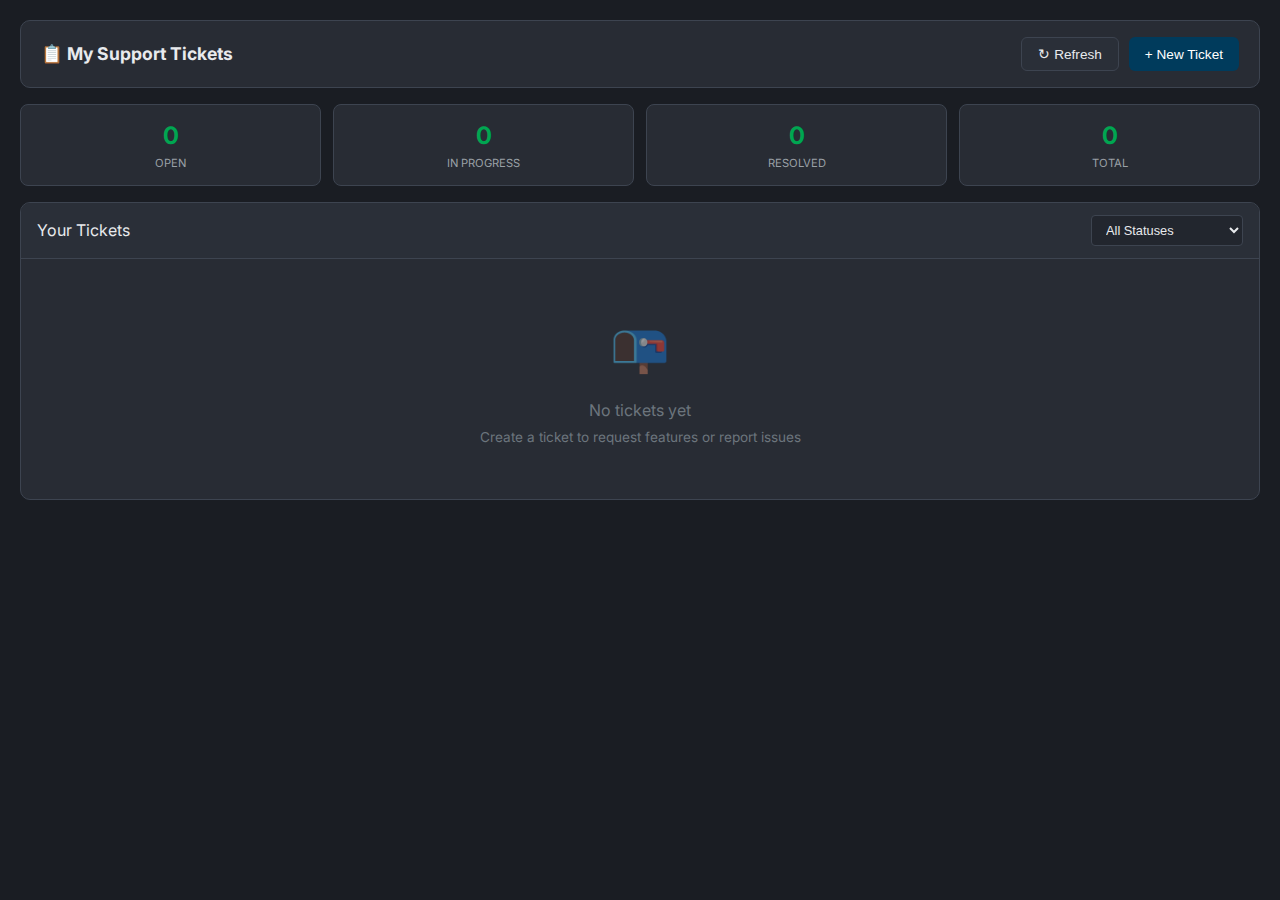
<file: widgets/feedback-widget-light.html>
<!DOCTYPE html>
<html lang="en">
<head>
    <meta charset="UTF-8">
    <meta name="viewport" content="width=device-width, initial-scale=1.0">
    <title>Feedback & Support - Secure Energy Analytics Portal</title>
    <link href="https://fonts.googleapis.com/css2?family=Inter:wght@400;500;600;700&display=swap" rel="stylesheet">
    <style>
        :root {
            --primary-blue: #003B5C;
            --primary-blue-light: #005580;
            --accent-green: #00A651;
            --accent-orange: #F7941D;
            --accent-red: #DC3545;
            --bg-primary: #1a1d23;
            --bg-secondary: #22262e;
            --bg-tertiary: #2a2f38;
            --bg-card: #282c34;
            --bg-hover: #32373f;
            --text-primary: #e8eaed;
            --text-secondary: #9aa0a6;
            --text-muted: #6c757d;
            --border-color: #3d4450;
            --status-open: #17a2b8;
            --status-in-progress: #ffc107;
            --status-awaiting: #6f42c1;
            --status-resolved: #28a745;
            --status-closed: #6c757d;
        }
        [data-theme="light"] {
            --bg-primary: #f5f5f5;
            --bg-secondary: #ffffff;
            --bg-tertiary: #e8e8e8;
            --bg-card: #ffffff;
            --bg-hover: #f0f0f0;
            --text-primary: #1a1a1a;
            --text-secondary: #666666;
            --text-muted: #999999;
            --border-color: #ddd;
        }
        *, *::before, *::after { box-sizing: border-box; margin: 0; padding: 0; }
        body { font-family: 'Inter', sans-serif; background: var(--bg-primary); color: var(--text-primary); line-height: 1.6; padding: 20px; }
        
        .widget-container { max-width: 100%; }
        
        .header-bar {
            display: flex; justify-content: space-between; align-items: center;
            padding: 16px 20px; background: var(--bg-card); border-radius: 10px;
            margin-bottom: 16px; border: 1px solid var(--border-color);
        }
        .header-bar h2 { font-size: 1.1rem; display: flex; align-items: center; gap: 10px; }
        .header-actions { display: flex; gap: 10px; }
        
        .btn {
            display: inline-flex; align-items: center; gap: 6px; padding: 8px 16px;
            border: none; border-radius: 6px; font-size: 0.85rem; font-weight: 500;
            cursor: pointer; transition: all 0.15s ease;
        }
        .btn-primary { background: var(--primary-blue); color: white; }
        .btn-primary:hover { background: var(--primary-blue-light); }
        .btn-secondary { background: var(--bg-tertiary); color: var(--text-primary); border: 1px solid var(--border-color); }
        .btn-secondary:hover { background: var(--bg-hover); }
        
        .stats-row {
            display: grid; grid-template-columns: repeat(4, 1fr); gap: 12px; margin-bottom: 16px;
        }
        .stat-box {
            background: var(--bg-card); border: 1px solid var(--border-color);
            border-radius: 8px; padding: 12px; text-align: center;
        }
        .stat-value { font-size: 1.5rem; font-weight: 700; color: var(--accent-green); }
        .stat-label { font-size: 0.7rem; color: var(--text-secondary); text-transform: uppercase; }
        
        .tickets-container {
            background: var(--bg-card); border: 1px solid var(--border-color);
            border-radius: 10px; overflow: hidden;
        }
        .tickets-header {
            padding: 12px 16px; background: var(--bg-tertiary);
            display: flex; justify-content: space-between; align-items: center;
            border-bottom: 1px solid var(--border-color);
        }
        .tickets-header select {
            padding: 6px 10px; background: var(--bg-secondary); border: 1px solid var(--border-color);
            border-radius: 4px; color: var(--text-primary); font-size: 0.8rem;
        }
        
        .ticket-list { min-height: 200px; }
        
        .ticket-item {
            display: flex; align-items: stretch; padding: 14px 16px;
            border-bottom: 1px solid var(--border-color); cursor: pointer;
            transition: background 0.15s;
        }
        .ticket-item:hover { background: var(--bg-hover); }
        .ticket-item:last-child { border-bottom: none; }
        
        .ticket-priority {
            width: 4px; border-radius: 2px; margin-right: 14px; flex-shrink: 0;
        }
        .ticket-priority.critical { background: var(--accent-red); }
        .ticket-priority.high { background: var(--accent-orange); }
        .ticket-priority.medium { background: #ffc107; }
        .ticket-priority.low { background: var(--accent-green); }
        
        .ticket-content { flex: 1; min-width: 0; }
        .ticket-header-row { display: flex; align-items: center; gap: 10px; margin-bottom: 4px; }
        .ticket-id {
            font-family: monospace; font-size: 0.75rem; color: var(--text-muted);
            background: var(--bg-tertiary); padding: 2px 6px; border-radius: 3px;
        }
        .ticket-subject { font-weight: 500; font-size: 0.9rem; }
        .ticket-meta { font-size: 0.75rem; color: var(--text-secondary); }
        
        .ticket-badges { display: flex; gap: 6px; align-items: center; flex-shrink: 0; margin-left: 12px; }
        .badge {
            padding: 3px 8px; border-radius: 10px; font-size: 0.65rem;
            font-weight: 600; text-transform: uppercase;
        }
        .badge-status { background: rgba(23,162,184,0.2); color: var(--status-open); }
        .badge-status.in-progress { background: rgba(255,193,7,0.2); color: var(--status-in-progress); }
        .badge-status.awaiting-response { background: rgba(111,66,193,0.2); color: var(--status-awaiting); }
        .badge-status.resolved { background: rgba(40,167,69,0.2); color: var(--status-resolved); }
        .badge-status.closed { background: rgba(108,117,125,0.2); color: var(--status-closed); }
        
        .empty-state {
            text-align: center; padding: 50px 20px; color: var(--text-muted);
        }
        .empty-state .icon { font-size: 3rem; margin-bottom: 12px; opacity: 0.5; }
        
        /* Modal Styles */
        .modal-overlay {
            position: fixed; top: 0; left: 0; width: 100%; height: 100%;
            background: rgba(0,0,0,0.7); display: none; justify-content: center;
            align-items: center; z-index: 1000; padding: 20px;
        }
        .modal-overlay.active { display: flex; }
        .modal {
            background: var(--bg-card); border-radius: 12px; width: 100%;
            max-width: 600px; max-height: 90vh; overflow-y: auto;
            border: 1px solid var(--border-color);
        }
        .modal-header {
            display: flex; justify-content: space-between; align-items: center;
            padding: 16px 20px; background: var(--bg-tertiary);
            border-bottom: 1px solid var(--border-color);
        }
        .modal-header h3 { font-size: 1rem; }
        .modal-close {
            background: none; border: none; color: var(--text-secondary);
            font-size: 1.3rem; cursor: pointer; padding: 4px;
        }
        .modal-body { padding: 20px; }
        .modal-footer {
            padding: 14px 20px; background: var(--bg-tertiary);
            border-top: 1px solid var(--border-color);
            display: flex; justify-content: flex-end; gap: 10px;
        }
        
        .form-group { margin-bottom: 16px; }
        .form-group label { display: block; font-size: 0.85rem; font-weight: 500; margin-bottom: 6px; }
        .form-group .required { color: var(--accent-red); }
        .form-group input, .form-group select, .form-group textarea {
            width: 100%; padding: 10px 12px; background: var(--bg-tertiary);
            border: 1px solid var(--border-color); border-radius: 6px;
            color: var(--text-primary); font-size: 0.9rem;
        }
        .form-group textarea { min-height: 100px; resize: vertical; font-family: inherit; }
        .form-group input:focus, .form-group select:focus, .form-group textarea:focus {
            outline: none; border-color: var(--primary-blue);
        }
        .form-row { display: grid; grid-template-columns: 1fr 1fr; gap: 12px; }
        .help-text { font-size: 0.75rem; color: var(--text-muted); margin-top: 4px; }
        
        .file-upload {
            border: 2px dashed var(--border-color); border-radius: 8px;
            padding: 20px; text-align: center; cursor: pointer;
            transition: all 0.15s;
        }
        .file-upload:hover, .file-upload.dragover {
            border-color: var(--primary-blue); background: rgba(0,59,92,0.1);
        }
        .file-upload .icon { font-size: 2rem; margin-bottom: 8px; }
        .screenshot-previews { display: flex; flex-wrap: wrap; gap: 8px; margin-top: 12px; }
        .screenshot-preview {
            position: relative; width: 70px; height: 70px;
            border-radius: 6px; overflow: hidden; border: 1px solid var(--border-color);
        }
        .screenshot-preview img { width: 100%; height: 100%; object-fit: cover; }
        .screenshot-preview .remove {
            position: absolute; top: 2px; right: 2px; background: rgba(220,53,69,0.9);
            color: white; border: none; border-radius: 50%; width: 18px; height: 18px;
            font-size: 0.7rem; cursor: pointer; line-height: 1;
        }
        
        /* View Ticket Modal */
        .ticket-detail-header {
            display: flex; justify-content: space-between; align-items: flex-start;
            padding-bottom: 16px; border-bottom: 1px solid var(--border-color); margin-bottom: 16px;
        }
        .ticket-detail-meta {
            display: flex; flex-wrap: wrap; gap: 16px; font-size: 0.85rem;
            color: var(--text-secondary); margin-bottom: 16px;
        }
        .ticket-detail-meta strong { color: var(--text-muted); font-weight: 400; }
        .ticket-section { margin-bottom: 20px; }
        .ticket-section h4 {
            font-size: 0.8rem; color: var(--text-secondary); text-transform: uppercase;
            letter-spacing: 0.5px; margin-bottom: 8px; padding-bottom: 6px;
            border-bottom: 1px solid var(--border-color);
        }
        .conversation-thread {
            max-height: 300px; overflow-y: auto; background: var(--bg-primary);
            border-radius: 8px; padding: 12px; margin-bottom: 12px;
        }
        .message {
            margin-bottom: 12px; padding: 10px 14px; border-radius: 10px; max-width: 85%;
        }
        .message.user {
            background: var(--primary-blue); color: white; margin-left: auto;
            border-bottom-right-radius: 4px;
        }
        .message.admin {
            background: var(--bg-tertiary); border: 1px solid var(--border-color);
            border-bottom-left-radius: 4px;
        }
        .message.system {
            background: rgba(255,193,7,0.1); border: 1px solid rgba(255,193,7,0.3);
            margin: 0 auto; max-width: 100%; text-align: center;
            font-size: 0.8rem; color: var(--text-secondary);
        }
        .message-header { display: flex; justify-content: space-between; font-size: 0.75rem; margin-bottom: 4px; }
        .message-body { font-size: 0.9rem; }
        
        .reply-box textarea {
            width: 100%; padding: 10px; background: var(--bg-tertiary);
            border: 1px solid var(--border-color); border-radius: 6px;
            color: var(--text-primary); font-size: 0.9rem; min-height: 70px;
        }
        .reply-actions { display: flex; justify-content: flex-end; margin-top: 10px; }
        
        .toast-container { position: fixed; bottom: 20px; right: 20px; z-index: 2000; }
        .toast {
            padding: 12px 18px; border-radius: 8px; background: var(--bg-card);
            border: 1px solid var(--border-color); margin-top: 10px;
            display: flex; align-items: center; gap: 10px; animation: slideIn 0.3s ease;
        }
        .toast.success { border-left: 4px solid var(--accent-green); }
        .toast.error { border-left: 4px solid var(--accent-red); }
        .toast.info { border-left: 4px solid var(--primary-blue); }
        @keyframes slideIn { from { transform: translateX(100%); opacity: 0; } to { transform: translateX(0); opacity: 1; } }
        
        @media (max-width: 600px) {
            .stats-row { grid-template-columns: repeat(2, 1fr); }
            .form-row { grid-template-columns: 1fr; }
            .ticket-badges { flex-wrap: wrap; }
        }
    </style>
</head>
<body>
    <div class="widget-container">
        <!-- Header -->
        <div class="header-bar">
            <h2>📋 My Support Tickets</h2>
            <div class="header-actions">
                <button class="btn btn-secondary" onclick="refreshTickets()">↻ Refresh</button>
                <button class="btn btn-primary" onclick="openNewTicketModal()">+ New Ticket</button>
            </div>
        </div>
        
        <!-- Stats -->
        <div class="stats-row">
            <div class="stat-box">
                <div class="stat-value" id="statOpen">0</div>
                <div class="stat-label">Open</div>
            </div>
            <div class="stat-box">
                <div class="stat-value" id="statInProgress">0</div>
                <div class="stat-label">In Progress</div>
            </div>
            <div class="stat-box">
                <div class="stat-value" id="statResolved">0</div>
                <div class="stat-label">Resolved</div>
            </div>
            <div class="stat-box">
                <div class="stat-value" id="statTotal">0</div>
                <div class="stat-label">Total</div>
            </div>
        </div>
        
        <!-- Tickets List -->
        <div class="tickets-container">
            <div class="tickets-header">
                <span>Your Tickets</span>
                <select id="filterStatus" onchange="renderTickets()">
                    <option value="all">All Statuses</option>
                    <option value="open">Open</option>
                    <option value="in-progress">In Progress</option>
                    <option value="awaiting-response">Awaiting Response</option>
                    <option value="resolved">Resolved</option>
                    <option value="closed">Closed</option>
                </select>
            </div>
            <div class="ticket-list" id="ticketList">
                <div class="empty-state">
                    <div class="icon">📭</div>
                    <p>No tickets yet</p>
                    <span style="font-size:0.85rem;">Create a ticket to request features or report issues</span>
                </div>
            </div>
        </div>
    </div>
    
    <!-- New Ticket Modal -->
    <div class="modal-overlay" id="newTicketModal">
        <div class="modal">
            <div class="modal-header">
                <h3>Create New Ticket</h3>
                <button class="modal-close" onclick="closeModal('newTicketModal')">&times;</button>
            </div>
            <div class="modal-body">
                <form id="newTicketForm">
                    <div class="form-row">
                        <div class="form-group">
                            <label>Category <span class="required">*</span></label>
                            <select id="ticketCategory" required>
                                <option value="">Select...</option>
                                <option value="flow">Flow / Navigation Issue</option>
                                <option value="new-widget">New Widget Request</option>
                                <option value="enhanced-widget">Enhanced Widget Feature</option>
                                <option value="troubleshoot">Troubleshoot Issue</option>
                                <option value="data-issue">Data Issue / Discrepancy</option>
                                <option value="performance">Performance Problem</option>
                                <option value="ui-ux">UI/UX Improvement</option>
                                <option value="documentation">Documentation Request</option>
                                <option value="other">Other</option>
                            </select>
                        </div>
                        <div class="form-group">
                            <label>Priority <span class="required">*</span></label>
                            <select id="ticketPriority" required>
                                <option value="medium" selected>Medium</option>
                                <option value="low">Low - Nice to have</option>
                                <option value="high">High - Impacting work</option>
                                <option value="critical">Critical - Cannot proceed</option>
                            </select>
                        </div>
                    </div>
                    
                    <div class="form-group">
                        <label>Subject <span class="required">*</span></label>
                        <input type="text" id="ticketSubject" placeholder="Brief description" required maxlength="200">
                    </div>
                    
                    <div class="form-group">
                        <label>Description <span class="required">*</span></label>
                        <textarea id="ticketDescription" placeholder="Please describe the issue or request in detail..." required></textarea>
                    </div>
                    
                    <div class="form-group">
                        <label>Related Widget</label>
                        <select id="ticketWidget">
                            <option value="">Select if applicable...</option>
                            <option value="client-admin">Client Administration</option>
                            <option value="client-lookup">Client Lookup</option>
                            <option value="energy-utilization">Energy Utilization</option>
                            <option value="bid-management">Bid Management</option>
                            <option value="ai-assistant">AI Assistant</option>
                            <option value="aei-intelligence">AE Intelligence (BUDA)</option>
                            <option value="lmp-analytics">LMP Analytics</option>
                            <option value="lmp-comparison">LMP Comparison</option>
                            <option value="peak-demand">Peak Demand Analytics</option>
                            <option value="data-manager">Data Manager</option>
                            <option value="dashboard">Main Dashboard</option>
                            <option value="other">Other</option>
                        </select>
                    </div>
                    
                    <div class="form-group">
                        <label>Error Messages (if any)</label>
                        <textarea id="ticketErrorLog" placeholder="Copy and paste any error messages here. Press F12 → Console to see technical errors." style="font-family:monospace;font-size:0.8rem;"></textarea>
                        <span class="help-text">💡 Open browser console (F12 → Console tab) to find error details</span>
                    </div>
                    
                    <div class="form-group">
                        <label>Screenshots</label>
                        <div class="file-upload" id="fileUpload" onclick="document.getElementById('screenshotInput').click()">
                            <input type="file" id="screenshotInput" multiple accept="image/*" hidden>
                            <div class="icon">📷</div>
                            <p>Click to upload screenshots</p>
                            <span class="help-text">PNG, JPG up to 5MB each (max 5 files)</span>
                        </div>
                        <div class="screenshot-previews" id="screenshotPreviews"></div>
                    </div>
                    
                    <input type="hidden" id="ticketBrowser">
                </form>
            </div>
            <div class="modal-footer">
                <button type="button" class="btn btn-secondary" onclick="closeModal('newTicketModal')">Cancel</button>
                <button type="submit" class="btn btn-primary" form="newTicketForm">Submit Ticket</button>
            </div>
        </div>
    </div>
    
    <!-- View Ticket Modal -->
    <div class="modal-overlay" id="viewTicketModal">
        <div class="modal" style="max-width:700px;">
            <div class="modal-header">
                <h3>Ticket #<span id="viewTicketId"></span></h3>
                <button class="modal-close" onclick="closeModal('viewTicketModal')">&times;</button>
            </div>
            <div class="modal-body" id="viewTicketBody">
                <!-- Populated dynamically -->
            </div>
        </div>
    </div>
    
    <!-- Toast Container -->
    <div class="toast-container" id="toastContainer"></div>
    
    <script>
    // =====================================================
    // CONFIGURATION
    // =====================================================
    const CONFIG = {
        TICKET_PREFIX: 'SE',
        MAX_SCREENSHOTS: 5,
        MAX_FILE_SIZE: 5 * 1024 * 1024
    };
    
    const CATEGORY_NAMES = {
        'flow': 'Flow / Navigation', 'new-widget': 'New Widget', 'enhanced-widget': 'Enhanced Widget',
        'troubleshoot': 'Troubleshoot', 'data-issue': 'Data Issue', 'performance': 'Performance',
        'ui-ux': 'UI/UX', 'documentation': 'Documentation', 'other': 'Other'
    };
    
    const STATUS_NAMES = {
        'open': 'Open', 'in-progress': 'In Progress', 'awaiting-response': 'Awaiting Response',
        'resolved': 'Resolved', 'closed': 'Closed'
    };
    
    let state = { tickets: [], currentUser: null, pendingScreenshots: [], currentTicket: null };
    
    // =====================================================
    // INITIALIZATION
    // =====================================================
    document.addEventListener('DOMContentLoaded', async () => {
        await initUser();
        await loadTickets();
        setupEventListeners();
        detectBrowser();
        renderTickets();
        updateStats();
        
        // Listen for theme changes
        window.addEventListener('message', (e) => {
            if (e.data?.type === 'THEME_CHANGE') {
                document.documentElement.setAttribute('data-theme', e.data.theme);
            }
            if (e.data?.type === 'USER_DATA') {
                state.currentUser = e.data.user;
                loadTickets().then(() => { renderTickets(); updateStats(); });
            }
        });
        
        // Request user data from parent
        window.parent?.postMessage({ type: 'REQUEST_USER_DATA' }, '*');
    });
    
    async function initUser() {
        try {
            if (window.parent !== window && window.parent.currentUser) {
                state.currentUser = window.parent.currentUser;
            } else {
                const stored = localStorage.getItem('secureEnergy_currentUser');
                if (stored) state.currentUser = JSON.parse(stored);
            }
        } catch (e) { console.warn('Could not get user:', e); }
        
        if (!state.currentUser) {
            state.currentUser = { id: 'guest', name: 'Guest User', email: 'guest@example.com' };
        }
    }
    
    async function loadTickets() {
        try {
            // Try to get from parent's TicketStore
            if (window.parent?.TicketStore) {
                const data = await window.parent.TicketStore.getTickets();
                state.tickets = (data?.tickets || []).filter(t => t.submittedBy?.id === state.currentUser?.id);
                return;
            }
            
            // Fallback to localStorage
            const stored = localStorage.getItem('secureEnergy_tickets');
            if (stored) {
                const data = JSON.parse(stored);
                state.tickets = (data.tickets || []).filter(t => t.submittedBy?.id === state.currentUser?.id);
            }
        } catch (e) {
            console.error('Error loading tickets:', e);
            state.tickets = [];
        }
    }
    
    async function saveTicket(ticket) {
        try {
            // Send to parent for central storage
            window.parent?.postMessage({ type: 'TICKET_CREATED', ticket }, '*');
            
            // Also save locally
            const stored = localStorage.getItem('secureEnergy_tickets');
            const data = stored ? JSON.parse(stored) : { tickets: [], activityLog: [] };
            data.tickets.unshift(ticket);
            data.lastUpdated = new Date().toISOString();
            localStorage.setItem('secureEnergy_tickets', JSON.stringify(data));
            
            state.tickets.unshift(ticket);
        } catch (e) {
            console.error('Error saving ticket:', e);
        }
    }
    
    async function saveTicketReply(ticketId, reply) {
        try {
            window.parent?.postMessage({ type: 'TICKET_REPLY', ticketId, reply }, '*');
            
            const stored = localStorage.getItem('secureEnergy_tickets');
            if (stored) {
                const data = JSON.parse(stored);
                const ticket = data.tickets.find(t => t.id === ticketId);
                if (ticket) {
                    if (!ticket.conversation) ticket.conversation = [];
                    ticket.conversation.push(reply);
                    ticket.updatedAt = new Date().toISOString();
                    localStorage.setItem('secureEnergy_tickets', JSON.stringify(data));
                }
            }
            
            const localTicket = state.tickets.find(t => t.id === ticketId);
            if (localTicket) {
                if (!localTicket.conversation) localTicket.conversation = [];
                localTicket.conversation.push(reply);
                localTicket.updatedAt = new Date().toISOString();
            }
        } catch (e) {
            console.error('Error saving reply:', e);
        }
    }
    
    // =====================================================
    // EVENT LISTENERS
    // =====================================================
    function setupEventListeners() {
        document.getElementById('newTicketForm').addEventListener('submit', handleSubmitTicket);
        
        const uploadArea = document.getElementById('fileUpload');
        const fileInput = document.getElementById('screenshotInput');
        
        fileInput.addEventListener('change', (e) => processScreenshots(e.target.files));
        
        uploadArea.addEventListener('dragover', (e) => { e.preventDefault(); uploadArea.classList.add('dragover'); });
        uploadArea.addEventListener('dragleave', () => uploadArea.classList.remove('dragover'));
        uploadArea.addEventListener('drop', (e) => {
            e.preventDefault();
            uploadArea.classList.remove('dragover');
            processScreenshots(e.dataTransfer.files);
        });
    }
    
    // =====================================================
    // TICKET RENDERING
    // =====================================================
    function renderTickets() {
        const container = document.getElementById('ticketList');
        const filter = document.getElementById('filterStatus').value;
        
        let filtered = state.tickets;
        if (filter !== 'all') {
            filtered = filtered.filter(t => t.status === filter);
        }
        
        if (filtered.length === 0) {
            container.innerHTML = `
                <div class="empty-state">
                    <div class="icon">📭</div>
                    <p>${filter !== 'all' ? 'No ' + STATUS_NAMES[filter].toLowerCase() + ' tickets' : 'No tickets yet'}</p>
                    <span style="font-size:0.85rem;">Create a ticket to request features or report issues</span>
                </div>`;
            return;
        }
        
        container.innerHTML = filtered.map(t => `
            <div class="ticket-item" onclick="viewTicket('${t.id}')">
                <div class="ticket-priority ${t.priority}"></div>
                <div class="ticket-content">
                    <div class="ticket-header-row">
                        <span class="ticket-id">#${t.id}</span>
                        <span class="ticket-subject">${escapeHtml(t.subject)}</span>
                    </div>
                    <div class="ticket-meta">
                        📅 ${formatDate(t.createdAt)} · ${CATEGORY_NAMES[t.category] || t.category}
                    </div>
                </div>
                <div class="ticket-badges">
                    <span class="badge badge-status ${t.status}">${STATUS_NAMES[t.status]}</span>
                    ${t.conversation?.length ? '<span title="Has replies">💬</span>' : ''}
                </div>
            </div>
        `).join('');
    }
    
    function updateStats() {
        const stats = { open: 0, inProgress: 0, resolved: 0, total: state.tickets.length };
        state.tickets.forEach(t => {
            if (t.status === 'open') stats.open++;
            else if (t.status === 'in-progress') stats.inProgress++;
            else if (t.status === 'resolved' || t.status === 'closed') stats.resolved++;
        });
        document.getElementById('statOpen').textContent = stats.open;
        document.getElementById('statInProgress').textContent = stats.inProgress;
        document.getElementById('statResolved').textContent = stats.resolved;
        document.getElementById('statTotal').textContent = stats.total;
    }
    
    // =====================================================
    // TICKET CREATION
    // =====================================================
    async function handleSubmitTicket(e) {
        e.preventDefault();
        
        const ticket = {
            id: generateTicketId(),
            category: document.getElementById('ticketCategory').value,
            priority: document.getElementById('ticketPriority').value,
            subject: document.getElementById('ticketSubject').value.trim(),
            description: document.getElementById('ticketDescription').value.trim(),
            widget: document.getElementById('ticketWidget').value || null,
            errorLog: document.getElementById('ticketErrorLog').value.trim() || null,
            screenshots: [...state.pendingScreenshots],
            browser: document.getElementById('ticketBrowser').value,
            status: 'open',
            submittedBy: {
                id: state.currentUser.id,
                name: state.currentUser.firstName ? `${state.currentUser.firstName} ${state.currentUser.lastName}` : state.currentUser.name,
                email: state.currentUser.email
            },
            createdAt: new Date().toISOString(),
            updatedAt: new Date().toISOString(),
            conversation: []
        };
        
        await saveTicket(ticket);
        
        closeModal('newTicketModal');
        document.getElementById('newTicketForm').reset();
        state.pendingScreenshots = [];
        document.getElementById('screenshotPreviews').innerHTML = '';
        detectBrowser();
        
        renderTickets();
        updateStats();
        
        showToast(`Ticket ${ticket.id} created!`, 'success');
    }
    
    // =====================================================
    // VIEW TICKET
    // =====================================================
    function viewTicket(ticketId) {
        const ticket = state.tickets.find(t => t.id === ticketId);
        if (!ticket) return;
        
        state.currentTicket = ticket;
        document.getElementById('viewTicketId').textContent = ticket.id;
        
        const body = document.getElementById('viewTicketBody');
        body.innerHTML = `
            <div class="ticket-detail-header">
                <div>
                    <h2 style="font-size:1.1rem;margin-bottom:4px;">${escapeHtml(ticket.subject)}</h2>
                    <span class="badge badge-status ${ticket.status}" style="font-size:0.75rem;">${STATUS_NAMES[ticket.status]}</span>
                </div>
                <div style="text-align:right;">
                    <div style="font-size:0.8rem;color:var(--text-muted);">Priority</div>
                    <div style="font-weight:600;text-transform:capitalize;">${ticket.priority}</div>
                </div>
            </div>
            
            <div class="ticket-detail-meta">
                <span><strong>Created:</strong> ${new Date(ticket.createdAt).toLocaleString()}</span>
                <span><strong>Category:</strong> ${CATEGORY_NAMES[ticket.category] || ticket.category}</span>
                ${ticket.widget ? `<span><strong>Widget:</strong> ${ticket.widget}</span>` : ''}
            </div>
            
            <div class="ticket-section">
                <h4>Description</h4>
                <p style="white-space:pre-wrap;font-size:0.9rem;">${escapeHtml(ticket.description)}</p>
            </div>
            
            ${ticket.errorLog ? `
                <div class="ticket-section">
                    <h4>Error Log</h4>
                    <pre style="background:var(--bg-primary);padding:12px;border-radius:6px;font-size:0.8rem;overflow-x:auto;color:var(--accent-red);">${escapeHtml(ticket.errorLog)}</pre>
                </div>
            ` : ''}
            
            ${ticket.screenshots?.length ? `
                <div class="ticket-section">
                    <h4>Screenshots</h4>
                    <div style="display:flex;flex-wrap:wrap;gap:8px;">
                        ${ticket.screenshots.map(s => `<img src="${s.data}" style="max-width:150px;border-radius:6px;cursor:pointer;" onclick="openImage('${s.data}')">`).join('')}
                    </div>
                </div>
            ` : ''}
            
            <div class="ticket-section">
                <h4>Conversation</h4>
                <div class="conversation-thread" id="conversationThread">
                    ${renderConversation(ticket.conversation)}
                </div>
                ${ticket.status !== 'closed' ? `
                    <div class="reply-box">
                        <textarea id="replyMessage" placeholder="Type your response..."></textarea>
                        <div class="reply-actions">
                            <button class="btn btn-primary" onclick="submitReply()">Send Reply</button>
                        </div>
                    </div>
                ` : '<p style="text-align:center;color:var(--text-muted);font-size:0.85rem;">This ticket is closed</p>'}
            </div>
        `;
        
        openModal('viewTicketModal');
    }
    
    function renderConversation(conversation) {
        if (!conversation || conversation.length === 0) {
            return '<p style="text-align:center;color:var(--text-muted);padding:20px;">No messages yet</p>';
        }
        
        return conversation.map(msg => {
            const isUser = msg.userId === state.currentUser?.id;
            const isSystem = msg.type === 'system';
            
            if (isSystem) {
                return `<div class="message system">
                    <div class="message-body">${escapeHtml(msg.text)}</div>
                    <div style="font-size:0.7rem;margin-top:4px;">${formatDate(msg.timestamp)}</div>
                </div>`;
            }
            
            return `<div class="message ${isUser ? 'user' : 'admin'}">
                <div class="message-header">
                    <span style="font-weight:600;">${escapeHtml(msg.userName)}</span>
                    <span>${formatDate(msg.timestamp)}</span>
                </div>
                <div class="message-body">${escapeHtml(msg.text)}</div>
            </div>`;
        }).join('');
    }
    
    async function submitReply() {
        const message = document.getElementById('replyMessage').value.trim();
        if (!message) return showToast('Please enter a message', 'error');
        
        const reply = {
            id: 'msg-' + Date.now(),
            userId: state.currentUser.id,
            userName: state.currentUser.firstName ? `${state.currentUser.firstName} ${state.currentUser.lastName}` : state.currentUser.name,
            text: message,
            timestamp: new Date().toISOString(),
            type: 'user'
        };
        
        await saveTicketReply(state.currentTicket.id, reply);
        
        document.getElementById('replyMessage').value = '';
        document.getElementById('conversationThread').innerHTML = renderConversation(state.currentTicket.conversation);
        document.getElementById('conversationThread').scrollTop = document.getElementById('conversationThread').scrollHeight;
        
        showToast('Reply sent', 'success');
    }
    
    // =====================================================
    // SCREENSHOTS
    // =====================================================
    function processScreenshots(files) {
        for (const file of files) {
            if (!file.type.startsWith('image/')) continue;
            if (file.size > CONFIG.MAX_FILE_SIZE) { showToast('File too large: ' + file.name, 'error'); continue; }
            if (state.pendingScreenshots.length >= CONFIG.MAX_SCREENSHOTS) { showToast('Max 5 screenshots', 'error'); break; }
            
            const reader = new FileReader();
            reader.onload = (e) => {
                state.pendingScreenshots.push({ name: file.name, data: e.target.result, type: file.type });
                renderScreenshotPreviews();
            };
            reader.readAsDataURL(file);
        }
    }
    
    function renderScreenshotPreviews() {
        const container = document.getElementById('screenshotPreviews');
        container.innerHTML = state.pendingScreenshots.map((s, i) => `
            <div class="screenshot-preview">
                <img src="${s.data}" alt="${s.name}">
                <button class="remove" onclick="removeScreenshot(${i})">&times;</button>
            </div>
        `).join('');
    }
    
    function removeScreenshot(index) {
        state.pendingScreenshots.splice(index, 1);
        renderScreenshotPreviews();
    }
    
    // =====================================================
    // UTILITIES
    // =====================================================
    function generateTicketId() {
        return CONFIG.TICKET_PREFIX + '-' + Date.now().toString(36).toUpperCase() + '-' + Math.random().toString(36).substring(2, 5).toUpperCase();
    }
    
    function formatDate(dateStr) {
        const d = new Date(dateStr);
        const now = new Date();
        const diff = (now - d) / 1000;
        if (diff < 60) return 'Just now';
        if (diff < 3600) return Math.floor(diff / 60) + 'm ago';
        if (diff < 86400) return Math.floor(diff / 3600) + 'h ago';
        if (diff < 604800) return Math.floor(diff / 86400) + 'd ago';
        return d.toLocaleDateString();
    }
    
    function escapeHtml(text) {
        if (!text) return '';
        const div = document.createElement('div');
        div.textContent = text;
        return div.innerHTML;
    }
    
    function detectBrowser() {
        const ua = navigator.userAgent;
        let browser = 'Unknown';
        if (ua.includes('Firefox')) browser = 'Firefox';
        else if (ua.includes('Chrome') && !ua.includes('Edg')) browser = 'Chrome';
        else if (ua.includes('Safari') && !ua.includes('Chrome')) browser = 'Safari';
        else if (ua.includes('Edg')) browser = 'Edge';
        document.getElementById('ticketBrowser').value = `${browser} on ${navigator.platform} (${window.screen.width}x${window.screen.height})`;
    }
    
    function openModal(id) { document.getElementById(id).classList.add('active'); }
    function closeModal(id) { document.getElementById(id).classList.remove('active'); }
    function openNewTicketModal() { openModal('newTicketModal'); }
    
    async function refreshTickets() {
        await loadTickets();
        renderTickets();
        updateStats();
        showToast('Tickets refreshed', 'info');
    }
    
    function openImage(src) {
        window.open(src, '_blank', 'width=800,height=600');
    }
    
    function showToast(message, type = 'info') {
        const container = document.getElementById('toastContainer');
        const toast = document.createElement('div');
        toast.className = `toast ${type}`;
        toast.innerHTML = `<span>${type === 'success' ? '✓' : type === 'error' ? '✗' : 'ℹ'}</span> ${escapeHtml(message)}`;
        container.appendChild(toast);
        setTimeout(() => toast.remove(), 4000);
    }
    
    // Close modals on escape
    document.addEventListener('keydown', (e) => { if (e.key === 'Escape') { closeModal('newTicketModal'); closeModal('viewTicketModal'); } });
    document.querySelectorAll('.modal-overlay').forEach(m => m.addEventListener('click', (e) => { if (e.target === m) m.classList.remove('active'); }));
    </script>
</body>
</html>
</file>
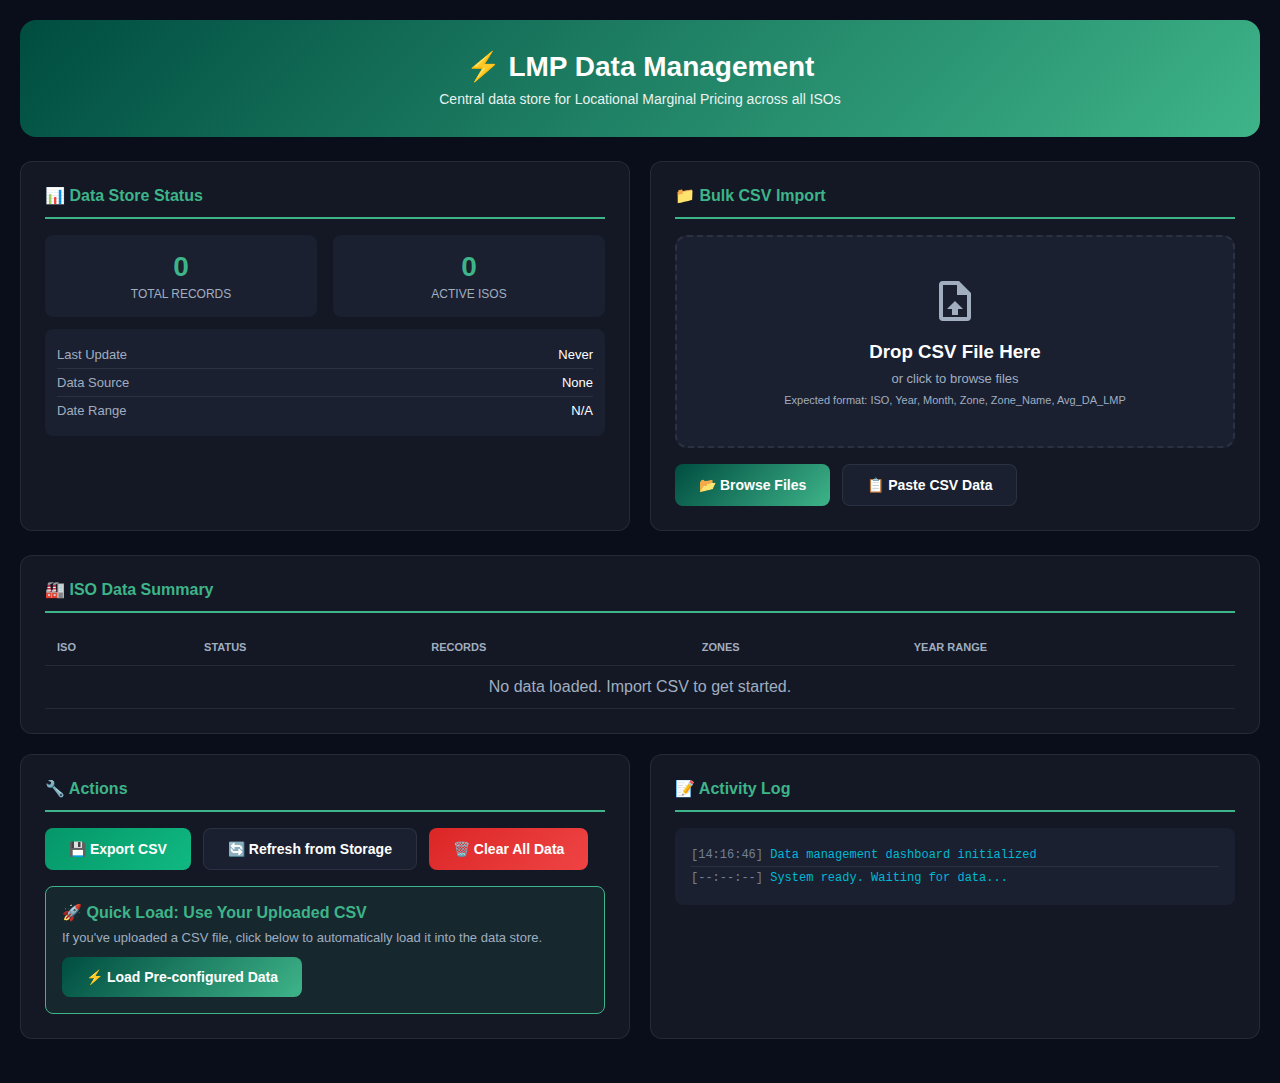
<file: widgets/lmp-data-manager.html>
<!DOCTYPE html>
<html lang="en">
<head>
    <meta charset="UTF-8">
    <meta name="viewport" content="width=device-width, initial-scale=1.0">
    <title>LMP Data Management - Secure Energy</title>
    <style>
        :root {
            --se-dark-green: #004D40;
            --se-light-green: #3EB489;
            --se-gradient: linear-gradient(135deg, #004D40 0%, #3EB489 100%);
            --bg-primary: #0A0E1A;
            --bg-secondary: #131824;
            --bg-tertiary: #1A2030;
            --bg-elevated: #222938;
            --text-primary: #FFFFFF;
            --text-secondary: #A0AEC0;
            --text-tertiary: #718096;
            --border-color: rgba(255, 255, 255, 0.08);
            --accent-success: #00E676;
            --accent-warning: #FFB300;
            --accent-error: #FF5252;
            --accent-info: #00B8D4;
        }

        * { margin: 0; padding: 0; box-sizing: border-box; }

        body {
            font-family: 'Segoe UI', -apple-system, BlinkMacSystemFont, sans-serif;
            background: var(--bg-primary);
            color: var(--text-primary);
            min-height: 100vh;
            padding: 20px;
        }

        .container {
            max-width: 1400px;
            margin: 0 auto;
        }

        .header {
            background: var(--se-gradient);
            border-radius: 16px;
            padding: 30px;
            margin-bottom: 24px;
            text-align: center;
        }

        .header h1 {
            font-size: 28px;
            margin-bottom: 8px;
        }

        .header p {
            opacity: 0.9;
            font-size: 14px;
        }

        .grid {
            display: grid;
            grid-template-columns: repeat(auto-fit, minmax(300px, 1fr));
            gap: 20px;
            margin-bottom: 24px;
        }

        .card {
            background: var(--bg-secondary);
            border: 1px solid var(--border-color);
            border-radius: 12px;
            padding: 24px;
        }

        .card-title {
            font-size: 16px;
            font-weight: 600;
            color: var(--se-light-green);
            margin-bottom: 16px;
            padding-bottom: 12px;
            border-bottom: 2px solid var(--se-light-green);
        }

        .stat-grid {
            display: grid;
            grid-template-columns: repeat(2, 1fr);
            gap: 16px;
        }

        .stat-item {
            background: var(--bg-tertiary);
            padding: 16px;
            border-radius: 8px;
            text-align: center;
        }

        .stat-value {
            font-size: 28px;
            font-weight: 700;
            color: var(--se-light-green);
        }

        .stat-label {
            font-size: 12px;
            color: var(--text-secondary);
            text-transform: uppercase;
            margin-top: 4px;
        }

        .upload-zone {
            border: 2px dashed var(--border-color);
            border-radius: 12px;
            padding: 40px 20px;
            text-align: center;
            cursor: pointer;
            transition: all 0.3s;
            background: var(--bg-tertiary);
        }

        .upload-zone:hover, .upload-zone.drag-over {
            border-color: var(--se-light-green);
            background: rgba(62, 180, 137, 0.1);
        }

        .upload-zone svg {
            width: 48px;
            height: 48px;
            fill: var(--text-secondary);
            margin-bottom: 12px;
        }

        .upload-zone h3 {
            color: var(--text-primary);
            margin-bottom: 8px;
        }

        .upload-zone p {
            color: var(--text-secondary);
            font-size: 13px;
        }

        .file-input {
            display: none;
        }

        button {
            padding: 12px 24px;
            border: none;
            border-radius: 8px;
            font-size: 14px;
            font-weight: 600;
            cursor: pointer;
            transition: all 0.2s;
        }

        .btn-primary {
            background: var(--se-gradient);
            color: white;
        }

        .btn-primary:hover {
            transform: translateY(-2px);
            box-shadow: 0 4px 12px rgba(62, 180, 137, 0.3);
        }

        .btn-secondary {
            background: var(--bg-tertiary);
            color: var(--text-primary);
            border: 1px solid var(--border-color);
        }

        .btn-danger {
            background: linear-gradient(135deg, #dc2626, #ef4444);
            color: white;
        }

        .btn-success {
            background: linear-gradient(135deg, #059669, #10b981);
            color: white;
        }

        .button-group {
            display: flex;
            gap: 12px;
            margin-top: 16px;
            flex-wrap: wrap;
        }

        .iso-table {
            width: 100%;
            border-collapse: collapse;
            margin-top: 12px;
        }

        .iso-table th, .iso-table td {
            padding: 12px;
            text-align: left;
            border-bottom: 1px solid var(--border-color);
        }

        .iso-table th {
            color: var(--text-secondary);
            font-size: 11px;
            text-transform: uppercase;
            font-weight: 600;
        }

        .iso-badge {
            display: inline-block;
            padding: 4px 10px;
            background: var(--se-gradient);
            border-radius: 4px;
            font-size: 12px;
            font-weight: 600;
        }

        .status-indicator {
            display: flex;
            align-items: center;
            gap: 8px;
        }

        .status-dot {
            width: 10px;
            height: 10px;
            border-radius: 50%;
        }

        .status-dot.active {
            background: var(--accent-success);
            box-shadow: 0 0 8px var(--accent-success);
        }

        .status-dot.empty {
            background: var(--text-tertiary);
        }

        .log-container {
            background: var(--bg-tertiary);
            border-radius: 8px;
            padding: 16px;
            max-height: 200px;
            overflow-y: auto;
            font-family: 'Consolas', monospace;
            font-size: 12px;
        }

        .log-entry {
            padding: 4px 0;
            border-bottom: 1px solid var(--border-color);
        }

        .log-entry:last-child {
            border-bottom: none;
        }

        .log-time {
            color: var(--text-tertiary);
        }

        .log-success {
            color: var(--accent-success);
        }

        .log-error {
            color: var(--accent-error);
        }

        .log-info {
            color: var(--accent-info);
        }

        .progress-bar {
            width: 100%;
            height: 8px;
            background: var(--bg-tertiary);
            border-radius: 4px;
            overflow: hidden;
            margin-top: 16px;
            display: none;
        }

        .progress-fill {
            height: 100%;
            background: var(--se-gradient);
            transition: width 0.3s;
            width: 0%;
        }

        .meta-info {
            background: var(--bg-tertiary);
            padding: 12px;
            border-radius: 8px;
            margin-top: 12px;
        }

        .meta-row {
            display: flex;
            justify-content: space-between;
            padding: 6px 0;
            border-bottom: 1px solid var(--border-color);
        }

        .meta-row:last-child {
            border-bottom: none;
        }

        .meta-label {
            color: var(--text-secondary);
            font-size: 13px;
        }

        .meta-value {
            color: var(--text-primary);
            font-size: 13px;
            font-weight: 500;
        }

        .embedded-csv {
            background: rgba(62, 180, 137, 0.1);
            border: 1px solid var(--se-light-green);
            border-radius: 8px;
            padding: 16px;
            margin-top: 16px;
        }

        .embedded-csv h4 {
            color: var(--se-light-green);
            margin-bottom: 8px;
        }

        .embedded-csv p {
            font-size: 13px;
            color: var(--text-secondary);
        }

        textarea {
            width: 100%;
            min-height: 150px;
            padding: 12px;
            background: var(--bg-tertiary);
            border: 1px solid var(--border-color);
            border-radius: 8px;
            color: var(--text-primary);
            font-family: 'Consolas', monospace;
            font-size: 12px;
            resize: vertical;
            margin-top: 12px;
        }

        textarea:focus {
            outline: none;
            border-color: var(--se-light-green);
        }

        @media (max-width: 768px) {
            .grid {
                grid-template-columns: 1fr;
            }
            
            .stat-grid {
                grid-template-columns: 1fr;
            }
        }
    </style>
</head>
<body>
    <div class="container">
        <div class="header">
            <h1>⚡ LMP Data Management</h1>
            <p>Central data store for Locational Marginal Pricing across all ISOs</p>
        </div>

        <div class="grid">
            <!-- Status Overview -->
            <div class="card">
                <div class="card-title">📊 Data Store Status</div>
                <div class="stat-grid">
                    <div class="stat-item">
                        <div class="stat-value" id="totalRecords">0</div>
                        <div class="stat-label">Total Records</div>
                    </div>
                    <div class="stat-item">
                        <div class="stat-value" id="activeISOs">0</div>
                        <div class="stat-label">Active ISOs</div>
                    </div>
                </div>
                <div class="meta-info">
                    <div class="meta-row">
                        <span class="meta-label">Last Update</span>
                        <span class="meta-value" id="lastUpdate">Never</span>
                    </div>
                    <div class="meta-row">
                        <span class="meta-label">Data Source</span>
                        <span class="meta-value" id="dataSource">None</span>
                    </div>
                    <div class="meta-row">
                        <span class="meta-label">Date Range</span>
                        <span class="meta-value" id="dateRange">N/A</span>
                    </div>
                </div>
            </div>

            <!-- Upload Section -->
            <div class="card">
                <div class="card-title">📁 Bulk CSV Import</div>
                <div class="upload-zone" id="uploadZone">
                    <svg viewBox="0 0 24 24"><path d="M14,2L20,8V20A2,2 0 0,1 18,22H6A2,2 0 0,1 4,20V4A2,2 0 0,1 6,2H14M18,20V9H13V4H6V20H18M12,12L16,16H13.5V19H10.5V16H8L12,12Z"/></svg>
                    <h3>Drop CSV File Here</h3>
                    <p>or click to browse files</p>
                    <p style="margin-top: 8px; font-size: 11px;">Expected format: ISO, Year, Month, Zone, Zone_Name, Avg_DA_LMP</p>
                </div>
                <input type="file" class="file-input" id="fileInput" accept=".csv">
                <div class="progress-bar" id="progressBar">
                    <div class="progress-fill" id="progressFill"></div>
                </div>
                <div class="button-group">
                    <button class="btn-primary" onclick="document.getElementById('fileInput').click()">
                        📂 Browse Files
                    </button>
                    <button class="btn-secondary" onclick="showPasteModal()">
                        📋 Paste CSV Data
                    </button>
                </div>
            </div>
        </div>

        <!-- ISO Details -->
        <div class="card">
            <div class="card-title">🏭 ISO Data Summary</div>
            <table class="iso-table">
                <thead>
                    <tr>
                        <th>ISO</th>
                        <th>Status</th>
                        <th>Records</th>
                        <th>Zones</th>
                        <th>Year Range</th>
                    </tr>
                </thead>
                <tbody id="isoTableBody">
                    <tr>
                        <td colspan="5" style="text-align: center; color: var(--text-secondary);">
                            No data loaded. Import CSV to get started.
                        </td>
                    </tr>
                </tbody>
            </table>
        </div>

        <!-- Actions & Log -->
        <div class="grid" style="margin-top: 20px;">
            <div class="card">
                <div class="card-title">🔧 Actions</div>
                <div class="button-group">
                    <button class="btn-success" onclick="exportData()">
                        💾 Export CSV
                    </button>
                    <button class="btn-secondary" onclick="refreshFromStorage()">
                        🔄 Refresh from Storage
                    </button>
                    <button class="btn-danger" onclick="clearAllData()">
                        🗑️ Clear All Data
                    </button>
                </div>
                
                <div class="embedded-csv">
                    <h4>🚀 Quick Load: Use Your Uploaded CSV</h4>
                    <p>If you've uploaded a CSV file, click below to automatically load it into the data store.</p>
                    <button class="btn-primary" style="margin-top: 12px;" onclick="loadEmbeddedData()">
                        ⚡ Load Pre-configured Data
                    </button>
                </div>
            </div>

            <div class="card">
                <div class="card-title">📝 Activity Log</div>
                <div class="log-container" id="logContainer">
                    <div class="log-entry">
                        <span class="log-time">[--:--:--]</span>
                        <span class="log-info">System ready. Waiting for data...</span>
                    </div>
                </div>
            </div>
        </div>

        <!-- Paste CSV Modal -->
        <div id="pasteModal" style="display: none; position: fixed; top: 0; left: 0; right: 0; bottom: 0; background: rgba(0,0,0,0.8); z-index: 1000; padding: 40px;">
            <div class="card" style="max-width: 800px; margin: 0 auto; max-height: 90vh; overflow-y: auto;">
                <div class="card-title">📋 Paste CSV Data</div>
                <p style="color: var(--text-secondary); margin-bottom: 12px;">
                    Paste your CSV data below. First row should be headers: ISO, Year, Month, Zone, Zone_Name, Avg_DA_LMP
                </p>
                <textarea id="pasteArea" placeholder="ISO,Year,Month,Zone,Zone_Name,Avg_DA_LMP
ISONE,2024,1,4000_ISONE,ISO NE CA,70.47
ISONE,2024,1,4001_Maine,ME,68.31
..."></textarea>
                <div class="button-group">
                    <button class="btn-primary" onclick="loadFromPaste()">Import Data</button>
                    <button class="btn-secondary" onclick="closePasteModal()">Cancel</button>
                </div>
            </div>
        </div>
    </div>

    <!-- Include the shared data store -->
    <script src="../scripts/shared-data-store.js"></script>
    
    <script>
        // Embedded CSV data (will be populated with actual data)
        const EMBEDDED_CSV_DATA = `ISO,Year,Month,Zone,Zone_Name,Avg_DA_LMP
ISONE,2016,1,4000_ISONE,ISO NE CA,38.6
ISONE,2016,1,4001_Maine,ME,37.21
ISONE,2016,1,4002_NH,NH,38.36
ISONE,2016,1,4003_Vermont,VT,38.4
ISONE,2016,1,4004_Connecticut,CT,38.35
ISONE,2016,1,4005_Rhode_Island,RI,38.54
ISONE,2016,1,4006_SEMA,SEMA,38.73
ISONE,2016,1,4007_WCMA,WCMA,38.68
ISONE,2016,1,4008_NEMA,NEMA,38.63`;

        // DOM Elements
        const uploadZone = document.getElementById('uploadZone');
        const fileInput = document.getElementById('fileInput');
        const progressBar = document.getElementById('progressBar');
        const progressFill = document.getElementById('progressFill');
        const logContainer = document.getElementById('logContainer');

        // Initialize
        document.addEventListener('DOMContentLoaded', function() {
            // Initialize data store (will create standalone if needed)
            const dataStore = getDataStore();
            
            // Initialize standalone store if using it
            if (dataStore && dataStore.init) {
                dataStore.init().then(() => {
                    updateUI();
                    log('info', 'Data management dashboard initialized');
                }).catch(() => {
                    updateUI();
                    log('info', 'Data management dashboard initialized (standalone mode)');
                });
            } else {
                setTimeout(() => {
                    updateUI();
                    log('info', 'Data management dashboard initialized');
                }, 100);
            }
        });

        // Drag and drop handling
        uploadZone.addEventListener('dragover', (e) => {
            e.preventDefault();
            uploadZone.classList.add('drag-over');
        });

        uploadZone.addEventListener('dragleave', () => {
            uploadZone.classList.remove('drag-over');
        });

        uploadZone.addEventListener('drop', (e) => {
            e.preventDefault();
            uploadZone.classList.remove('drag-over');
            const file = e.dataTransfer.files[0];
            if (file && file.name.endsWith('.csv')) {
                processFile(file);
            } else {
                log('error', 'Please drop a CSV file');
            }
        });

        uploadZone.addEventListener('click', () => {
            fileInput.click();
        });

        fileInput.addEventListener('change', (e) => {
            const file = e.target.files[0];
            if (file) {
                processFile(file);
            }
        });

        // Process uploaded file
        function processFile(file) {
            log('info', `Processing file: ${file.name} (${formatBytes(file.size)})`);
            progressBar.style.display = 'block';
            progressFill.style.width = '20%';

            const reader = new FileReader();
            reader.onload = (e) => {
                progressFill.style.width = '60%';
                const csvText = e.target.result;
                
                try {
                    const dataStore = getDataStore();
                    if (!dataStore) {
                        log('error', 'Data store not available');
                        return;
                    }
                    
                    const result = dataStore.loadFromCSV(csvText, `file: ${file.name}`);
                    progressFill.style.width = '100%';
                    
                    if (result && result.success) {
                        log('success', `Successfully loaded ${result.count} records from ${file.name}`);
                        updateUI();
                    } else if (result && result.error) {
                        log('error', `Failed to parse CSV: ${result.error}`);
                    } else {
                        log('error', 'Failed to parse CSV file. Check format.');
                    }
                } catch (err) {
                    log('error', `Error processing file: ${err.message}`);
                }
                
                setTimeout(() => {
                    progressBar.style.display = 'none';
                    progressFill.style.width = '0%';
                }, 1000);
            };
            
            reader.onerror = () => {
                log('error', 'Error reading file');
                progressBar.style.display = 'none';
            };
            
            reader.readAsText(file);
        }
        
        // Get the data store (works in iframe or standalone)
        function getDataStore() {
            // Try parent window first (if in iframe and same origin)
            try {
                if (window.parent !== window && window.parent.SecureEnergyData) {
                    return window.parent.SecureEnergyData;
                }
            } catch (e) {
                // Cross-origin error - use local fallback
                console.log('Using standalone mode (cross-origin or local file)');
            }
            
            // Try current window
            if (window.SecureEnergyData) {
                return window.SecureEnergyData;
            }
            
            // Create a standalone data store for local testing
            if (!window._standaloneDataStore) {
                window._standaloneDataStore = createStandaloneDataStore();
            }
            return window._standaloneDataStore;
        }
        
        // Standalone data store for local testing
        function createStandaloneDataStore() {
            const STORAGE_KEY = 'secureEnergy_LMP_Data';
            
            return {
                data: null,
                
                init() {
                    const stored = localStorage.getItem(STORAGE_KEY);
                    if (stored) {
                        try {
                            this.data = JSON.parse(stored);
                        } catch (e) {
                            this.data = null;
                        }
                    }
                    return Promise.resolve();
                },
                
                loadFromCSV(csvContent, source) {
                    try {
                        const lines = csvContent.trim().split('\n');
                        if (lines.length < 2) {
                            return { success: false, error: 'CSV is empty' };
                        }
                        
                        const headers = lines[0].split(',').map(h => h.trim().toLowerCase());
                        const records = [];
                        
                        for (let i = 1; i < lines.length; i++) {
                            const values = lines[i].split(',');
                            if (values.length >= headers.length) {
                                const record = {};
                                headers.forEach((h, idx) => {
                                    record[h] = values[idx]?.trim() || '';
                                });
                                
                                // Normalize
                                records.push({
                                    iso: record.iso || '',
                                    year: record.year || '',
                                    month: record.month || '',
                                    zone: record.zone_name || record.zone || '',
                                    zoneId: record.zone || '',
                                    lmp: parseFloat(record.avg_da_lmp || record.lmp || 0)
                                });
                            }
                        }
                        
                        this.data = {
                            records: records,
                            meta: {
                                source: source,
                                loadedAt: new Date().toISOString(),
                                recordCount: records.length
                            }
                        };
                        
                        localStorage.setItem(STORAGE_KEY, JSON.stringify(this.data));
                        return { success: true, count: records.length };
                    } catch (e) {
                        return { success: false, error: e.message };
                    }
                },
                
                getRecords() {
                    return this.data?.records || [];
                },
                
                getStats() {
                    const records = this.getRecords();
                    const isos = [...new Set(records.map(r => r.iso).filter(Boolean))];
                    const years = [...new Set(records.map(r => r.year).filter(Boolean))];
                    
                    return {
                        totalRecords: records.length,
                        isoCount: isos.length,
                        yearRange: years.sort(),
                        lastUpdate: this.data?.meta?.loadedAt || null,
                        isLoaded: records.length > 0
                    };
                },
                
                clear() {
                    this.data = null;
                    localStorage.removeItem(STORAGE_KEY);
                }
            };
        }

        // Load embedded data
        function loadEmbeddedData() {
            log('info', 'Loading pre-configured LMP data...');
            
            const dataStore = getDataStore();
            if (!dataStore) {
                log('error', 'Data store not available');
                return;
            }
            
            // Fetch the actual CSV file
            fetch('lmp_data_combined.csv')
                .then(response => {
                    if (!response.ok) {
                        throw new Error('CSV file not found');
                    }
                    return response.text();
                })
                .then(csvText => {
                    const result = dataStore.loadFromCSV(csvText, 'embedded-data');
                    if (result && result.success) {
                        log('success', `Loaded ${result.count} records from embedded data`);
                        updateUI();
                    } else {
                        log('error', 'Failed to parse embedded data');
                    }
                })
                .catch(err => {
                    log('error', `Could not load embedded data: ${err.message}. Try uploading the CSV file manually.`);
                });
        }

        // Paste modal functions
        function showPasteModal() {
            document.getElementById('pasteModal').style.display = 'block';
        }

        function closePasteModal() {
            document.getElementById('pasteModal').style.display = 'none';
        }

        function loadFromPaste() {
            const csvText = document.getElementById('pasteArea').value;
            if (!csvText.trim()) {
                log('error', 'No data to import');
                return;
            }
            
            const dataStore = getDataStore();
            if (!dataStore) {
                log('error', 'Data store not available');
                return;
            }
            
            const result = dataStore.loadFromCSV(csvText, 'pasted-data');
            if (result && result.success) {
                log('success', `Loaded ${result.count} records from pasted data`);
                updateUI();
                closePasteModal();
            } else {
                log('error', 'Failed to parse pasted CSV data');
            }
        }

        // Export data
        function exportData() {
            const dataStore = getDataStore();
            if (!dataStore) {
                log('error', 'Data store not available');
                return;
            }
            
            const records = dataStore.getRecords();
            if (!records || records.length === 0) {
                log('error', 'No data to export');
                return;
            }
            
            // Convert to CSV
            const headers = ['ISO', 'Year', 'Month', 'Zone', 'Zone_Name', 'Avg_DA_LMP'];
            const csvRows = [headers.join(',')];
            
            records.forEach(r => {
                csvRows.push([
                    r.iso || '',
                    r.year || '',
                    r.month || '',
                    r.zoneId || r.zone || '',
                    r.zone || '',
                    r.lmp || ''
                ].join(','));
            });
            
            const csvContent = csvRows.join('\n');
            const blob = new Blob([csvContent], { type: 'text/csv' });
            const url = URL.createObjectURL(blob);
            const a = document.createElement('a');
            a.href = url;
            a.download = 'lmp_data_export.csv';
            document.body.appendChild(a);
            a.click();
            document.body.removeChild(a);
            URL.revokeObjectURL(url);
            
            log('success', 'Data exported to CSV');
        }

        // Refresh from storage
        function refreshFromStorage() {
            const dataStore = getDataStore();
            if (dataStore) {
                // Re-initialize to load from storage
                dataStore.init().then(() => {
                    updateUI();
                    log('info', 'Refreshed data from localStorage');
                });
            }
        }

        // Clear all data
        function clearAllData() {
            if (confirm('Are you sure you want to clear all LMP data? This cannot be undone.')) {
                const dataStore = getDataStore();
                if (dataStore) {
                    dataStore.clear();
                    updateUI();
                    log('success', 'All data cleared');
                }
            }
        }

        // Update UI with current data
        function updateUI() {
            const dataStore = getDataStore();
            if (!dataStore) return;
            
            const stats = dataStore.getStats();
            const records = dataStore.getRecords();
            
            // Update stats
            document.getElementById('totalRecords').textContent = (stats.totalRecords || 0).toLocaleString();
            document.getElementById('activeISOs').textContent = stats.isoCount || 0;
            document.getElementById('lastUpdate').textContent = stats.lastUpdate 
                ? new Date(stats.lastUpdate).toLocaleString() 
                : 'Never';
            document.getElementById('dataSource').textContent = dataStore.data?.meta?.source || 'None';
            
            // Update date range based on actual data
            if (records && records.length > 0) {
                const years = [...new Set(records.map(r => r.year).filter(Boolean))].sort();
                if (years.length > 0) {
                    document.getElementById('dateRange').textContent = 
                        years.length > 1 ? `${years[0]} - ${years[years.length - 1]}` : years[0];
                } else {
                    document.getElementById('dateRange').textContent = 'N/A';
                }
            } else {
                document.getElementById('dateRange').textContent = 'N/A';
            }
            
            // Update ISO table
            const tbody = document.getElementById('isoTableBody');
            const isos = ['ISONE', 'PJM', 'ERCOT', 'MISO', 'NYISO', 'CAISO', 'SPP'];
            
            if (!records || records.length === 0) {
                tbody.innerHTML = `
                    <tr>
                        <td colspan="5" style="text-align: center; color: var(--text-secondary);">
                            No data loaded. Import CSV to get started.
                        </td>
                    </tr>
                `;
            } else {
                // Calculate stats per ISO from records
                const isoStats = {};
                records.forEach(r => {
                    const iso = r.iso?.toUpperCase();
                    if (!iso) return;
                    
                    if (!isoStats[iso]) {
                        isoStats[iso] = {
                            records: 0,
                            zones: new Set(),
                            years: new Set()
                        };
                    }
                    isoStats[iso].records++;
                    if (r.zone) isoStats[iso].zones.add(r.zone);
                    if (r.year) isoStats[iso].years.add(r.year);
                });
                
                tbody.innerHTML = isos.map(iso => {
                    const stats = isoStats[iso];
                    const hasData = stats && stats.records > 0;
                    
                    let yearRange = '-';
                    if (hasData) {
                        const years = [...stats.years].sort();
                        yearRange = years.length > 1 ? `${years[0]}-${years[years.length - 1]}` : years[0] || '-';
                    }
                    
                    return `
                        <tr>
                            <td><span class="iso-badge">${iso}</span></td>
                            <td>
                                <div class="status-indicator">
                                    <span class="status-dot ${hasData ? 'active' : 'empty'}"></span>
                                    ${hasData ? 'Active' : 'No Data'}
                                </div>
                            </td>
                            <td>${hasData ? stats.records.toLocaleString() : '-'}</td>
                            <td>${hasData ? stats.zones.size : '-'}</td>
                            <td>${yearRange}</td>
                        </tr>
                    `;
                }).join('');
            }
        }

        // Logging function
        function log(type, message) {
            const now = new Date();
            const time = now.toTimeString().split(' ')[0];
            const entry = document.createElement('div');
            entry.className = 'log-entry';
            entry.innerHTML = `
                <span class="log-time">[${time}]</span>
                <span class="log-${type}">${message}</span>
            `;
            logContainer.insertBefore(entry, logContainer.firstChild);
            
            // Keep only last 50 entries
            while (logContainer.children.length > 50) {
                logContainer.removeChild(logContainer.lastChild);
            }
        }

        // Utility: Format bytes
        function formatBytes(bytes) {
            if (bytes === 0) return '0 Bytes';
            const k = 1024;
            const sizes = ['Bytes', 'KB', 'MB', 'GB'];
            const i = Math.floor(Math.log(bytes) / Math.log(k));
            return parseFloat((bytes / Math.pow(k, i)).toFixed(2)) + ' ' + sizes[i];
        }

        // Listen for data broadcasts from other windows
        window.addEventListener('message', (event) => {
            if (event.data && event.data.type === 'LMP_DATA_BROADCAST') {
                updateUI();
                log('info', 'Received data update from another widget');
            }
        });
    </script>
</body>
</html>
</file>
